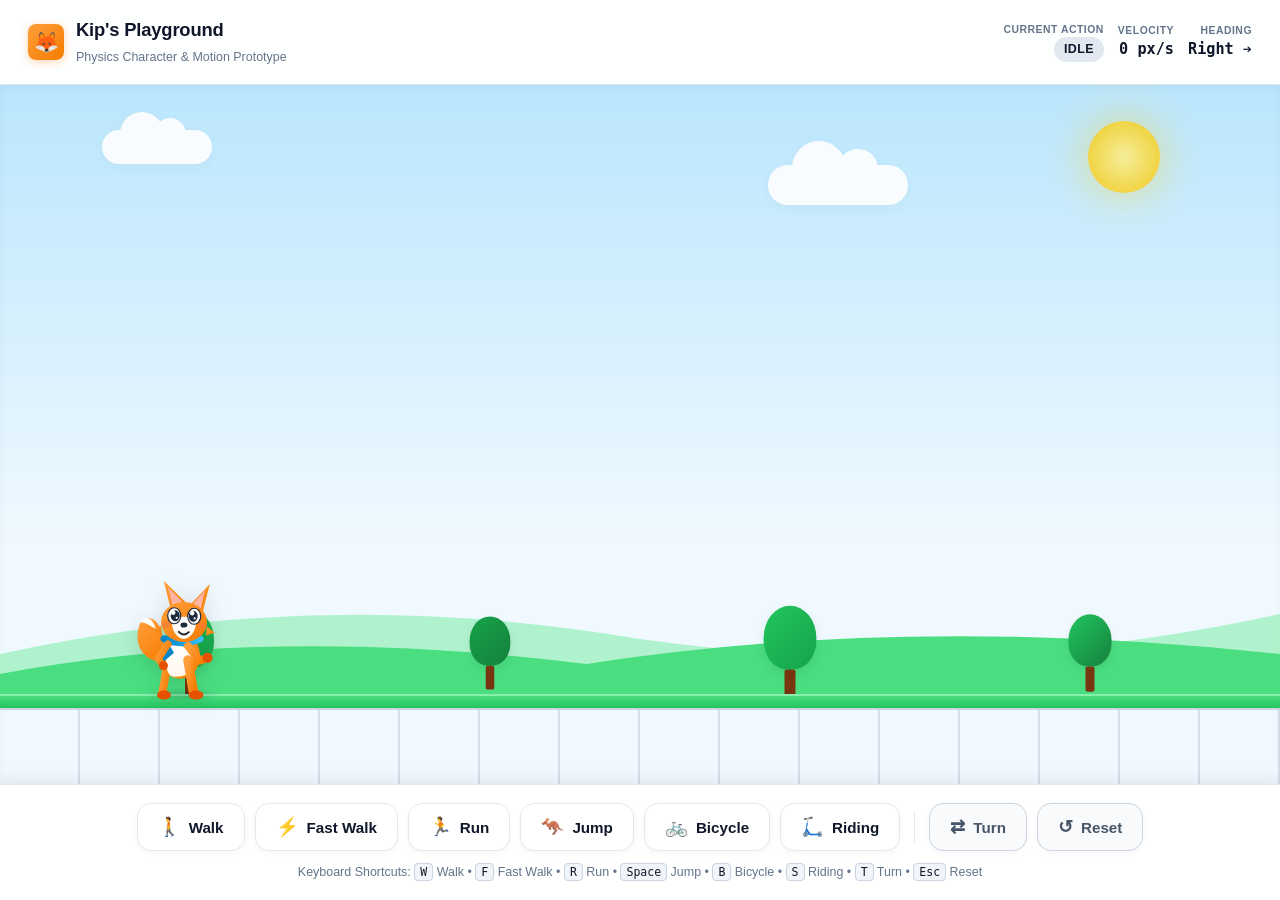
<file: Physics/index.html>
<!DOCTYPE html>
<html lang="en">
<head>
  <meta charset="UTF-8" />
  <meta name="viewport" content="width=device-width, initial-scale=1.0" />
  <title>Physics Mascot Playground // Character System</title>

  <!-- Stylesheets (Strict Light Mode) -->
  <link rel="stylesheet" href="css/style.css" />
  <link rel="stylesheet" href="css/character.css" />
</head>
<body>

  <div class="app-container">
    <!-- Top Header & Telemetry HUD -->
    <header class="playground-header">
      <div class="brand-section">
        <div class="brand-icon">🦊</div>
        <div>
          <h1 class="brand-title">Kip's Playground</h1>
          <span class="brand-subtitle">Physics Character &amp; Motion Prototype</span>
        </div>
      </div>

      <div class="hud-status">
        <div class="hud-item">
          <span class="hud-label">Current Action</span>
          <span class="action-pill state-idle" id="hudActionBadge">IDLE</span>
        </div>
        <div class="hud-item">
          <span class="hud-label">Velocity</span>
          <span class="hud-val" id="hudSpeedVal">0 px/s</span>
        </div>
        <div class="hud-item">
          <span class="hud-label">Heading</span>
          <span class="hud-val" id="hudDirectionVal">Right ➔</span>
        </div>
      </div>
    </header>

    <!-- Daytime Park Scene Stage -->
    <main class="scene-viewport" id="stageViewport">
      <!-- Sun -->
      <div class="scene-sun"></div>

      <!-- Drifting Clouds -->
      <div class="clouds-layer">
        <div class="cloud cloud-1"></div>
        <div class="cloud cloud-2"></div>
      </div>

      <!-- Rolling Green Hills Backdrop -->
      <div class="hills-backdrop">
        <svg class="hills-svg" viewBox="0 0 1200 160" preserveAspectRatio="none">
          <path d="M 0 110 Q 300 40 600 95 Q 900 140 1200 70 L 1200 160 L 0 160 Z" fill="#86efac" opacity="0.6" />
          <path d="M 0 130 Q 250 80 550 120 Q 850 70 1200 110 L 1200 160 L 0 160 Z" fill="#4ade80" />
        </svg>
      </div>

      <!-- Park Trees & Greenery -->
      <div class="park-decorations">
        <div class="park-tree">
          <div class="tree-foliage"></div>
          <div class="tree-trunk"></div>
        </div>
        <div class="park-tree" style="transform: scale(0.85);">
          <div class="tree-foliage" style="background: linear-gradient(135deg, #16a34a, #15803d);"></div>
          <div class="tree-trunk"></div>
        </div>
        <div class="park-tree" style="transform: scale(1.1);">
          <div class="tree-foliage"></div>
          <div class="tree-trunk"></div>
        </div>
        <div class="park-tree" style="transform: scale(0.9);">
          <div class="tree-foliage" style="background: linear-gradient(135deg, #22c55e, #15803d);"></div>
          <div class="tree-trunk"></div>
        </div>
      </div>

      <!-- Paved Walking & Riding Path -->
      <div class="ground-track">
        <div class="grass-strip"></div>
        <div class="paved-path"></div>
      </div>

      <!-- Dust Particles Layer -->
      <div class="dust-particles-layer" id="dustLayer"></div>

      <!-- Character Stage Layer -->
      <div class="character-stage-layer" id="characterLayer"></div>
    </main>

    <!-- Floating Tactile Control Panel -->
    <footer class="controls-dock">
      <div class="controls-wrapper">
        <div class="controls-bar">
          <button class="btn-action" id="btnWalk" title="Shortcut: W">
            <span class="btn-icon">🚶</span> Walk
          </button>
          <button class="btn-action" id="btnFastWalk" title="Shortcut: F">
            <span class="btn-icon">⚡</span> Fast Walk
          </button>
          <button class="btn-action" id="btnRun" title="Shortcut: R">
            <span class="btn-icon">🏃</span> Run
          </button>
          <button class="btn-action" id="btnJump" title="Shortcut: Space or J">
            <span class="btn-icon">🦘</span> Jump
          </button>
          <button class="btn-action" id="btnBicycle" title="Shortcut: B">
            <span class="btn-icon">🚲</span> Bicycle
          </button>
          <button class="btn-action" id="btnRiding" title="Shortcut: S">
            <span class="btn-icon">🛴</span> Riding
          </button>

          <span style="width: 1px; height: 32px; background: #e2e8f0; margin: 0 4px;"></span>

          <button class="btn-action btn-secondary" id="btnTurn" title="Shortcut: T">
            <span class="btn-icon">⇄</span> Turn
          </button>
          <button class="btn-action btn-secondary" id="btnReset" title="Shortcut: Esc">
            <span class="btn-icon">↺</span> Reset
          </button>
        </div>

        <div class="controls-hint">
          Keyboard Shortcuts: 
          <span class="kbd-shortcut">W</span> Walk &bull; 
          <span class="kbd-shortcut">F</span> Fast Walk &bull; 
          <span class="kbd-shortcut">R</span> Run &bull; 
          <span class="kbd-shortcut">Space</span> Jump &bull; 
          <span class="kbd-shortcut">B</span> Bicycle &bull; 
          <span class="kbd-shortcut">S</span> Riding &bull; 
          <span class="kbd-shortcut">T</span> Turn &bull; 
          <span class="kbd-shortcut">Esc</span> Reset
        </div>
      </div>
    </footer>
  </div>

  <!-- Main ES Module Script -->
  <script type="module" src="js/main.js"></script>
</body>
</html>
</file>
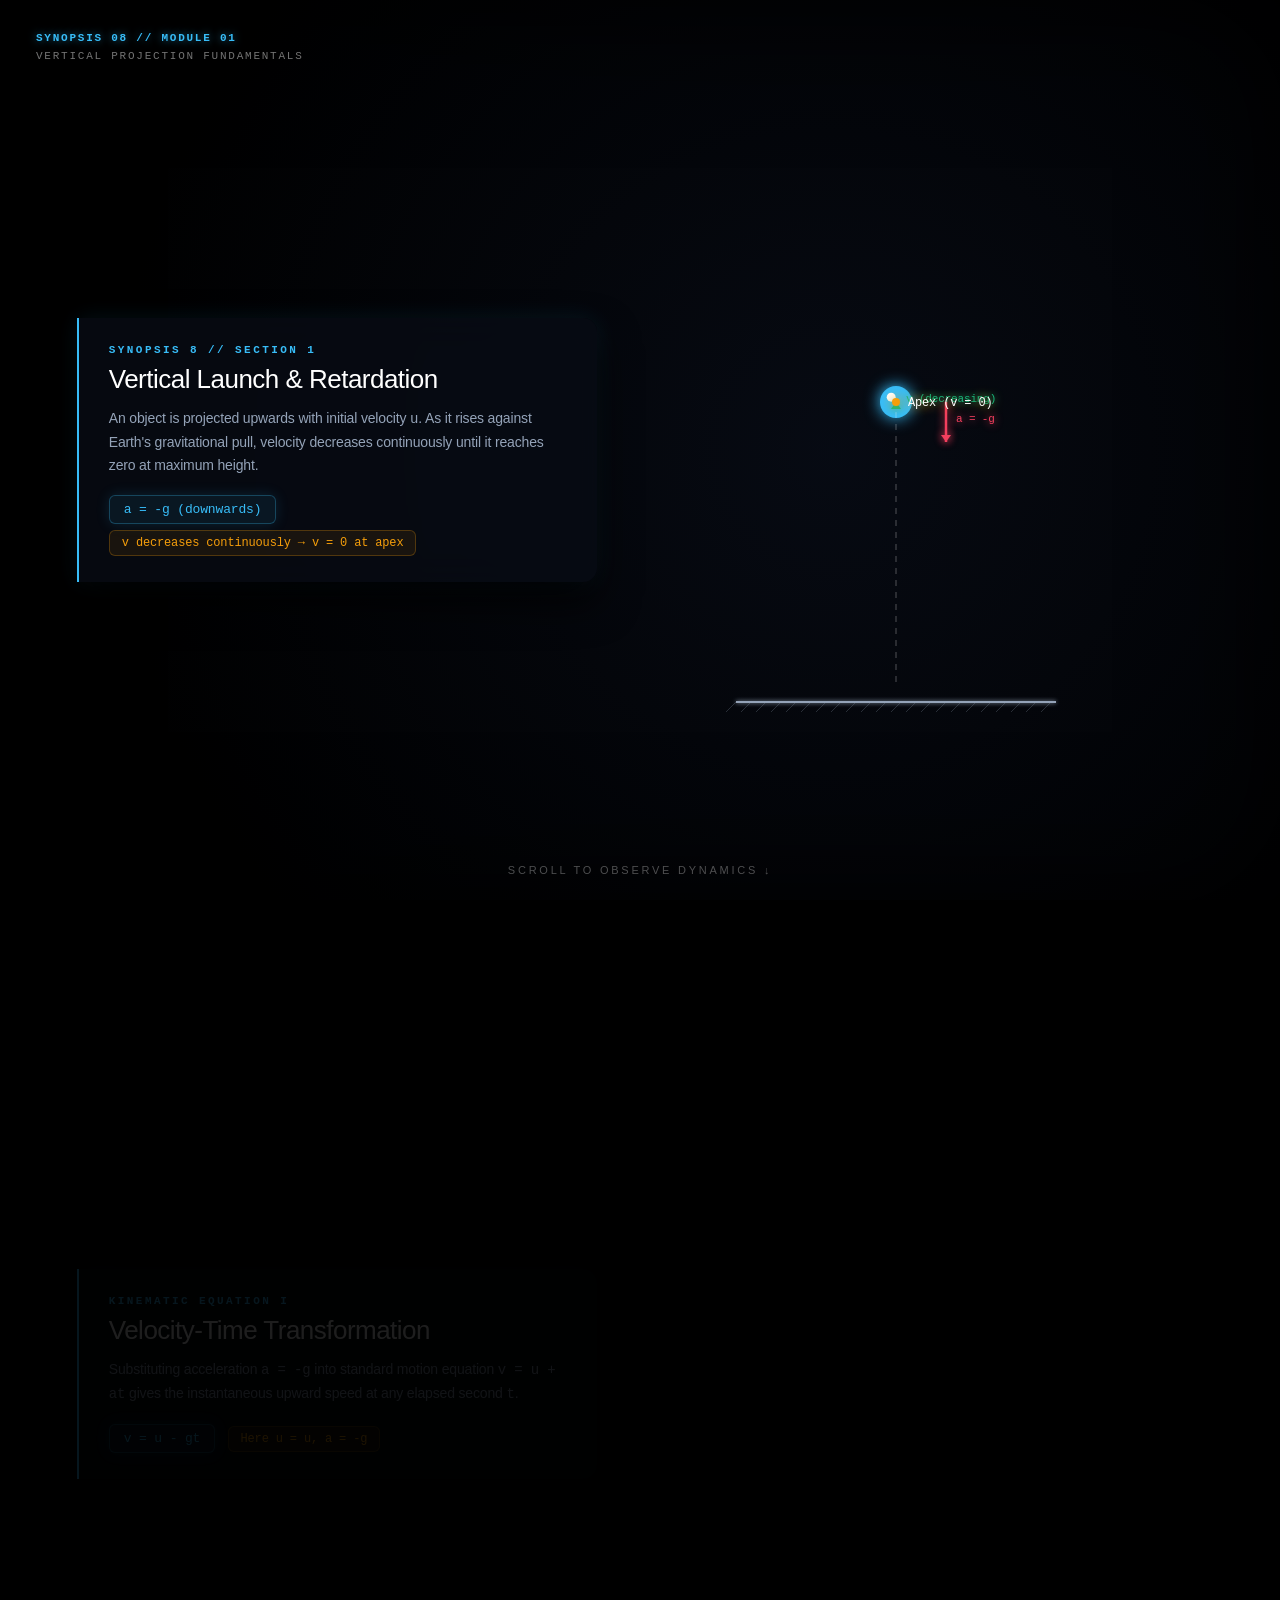
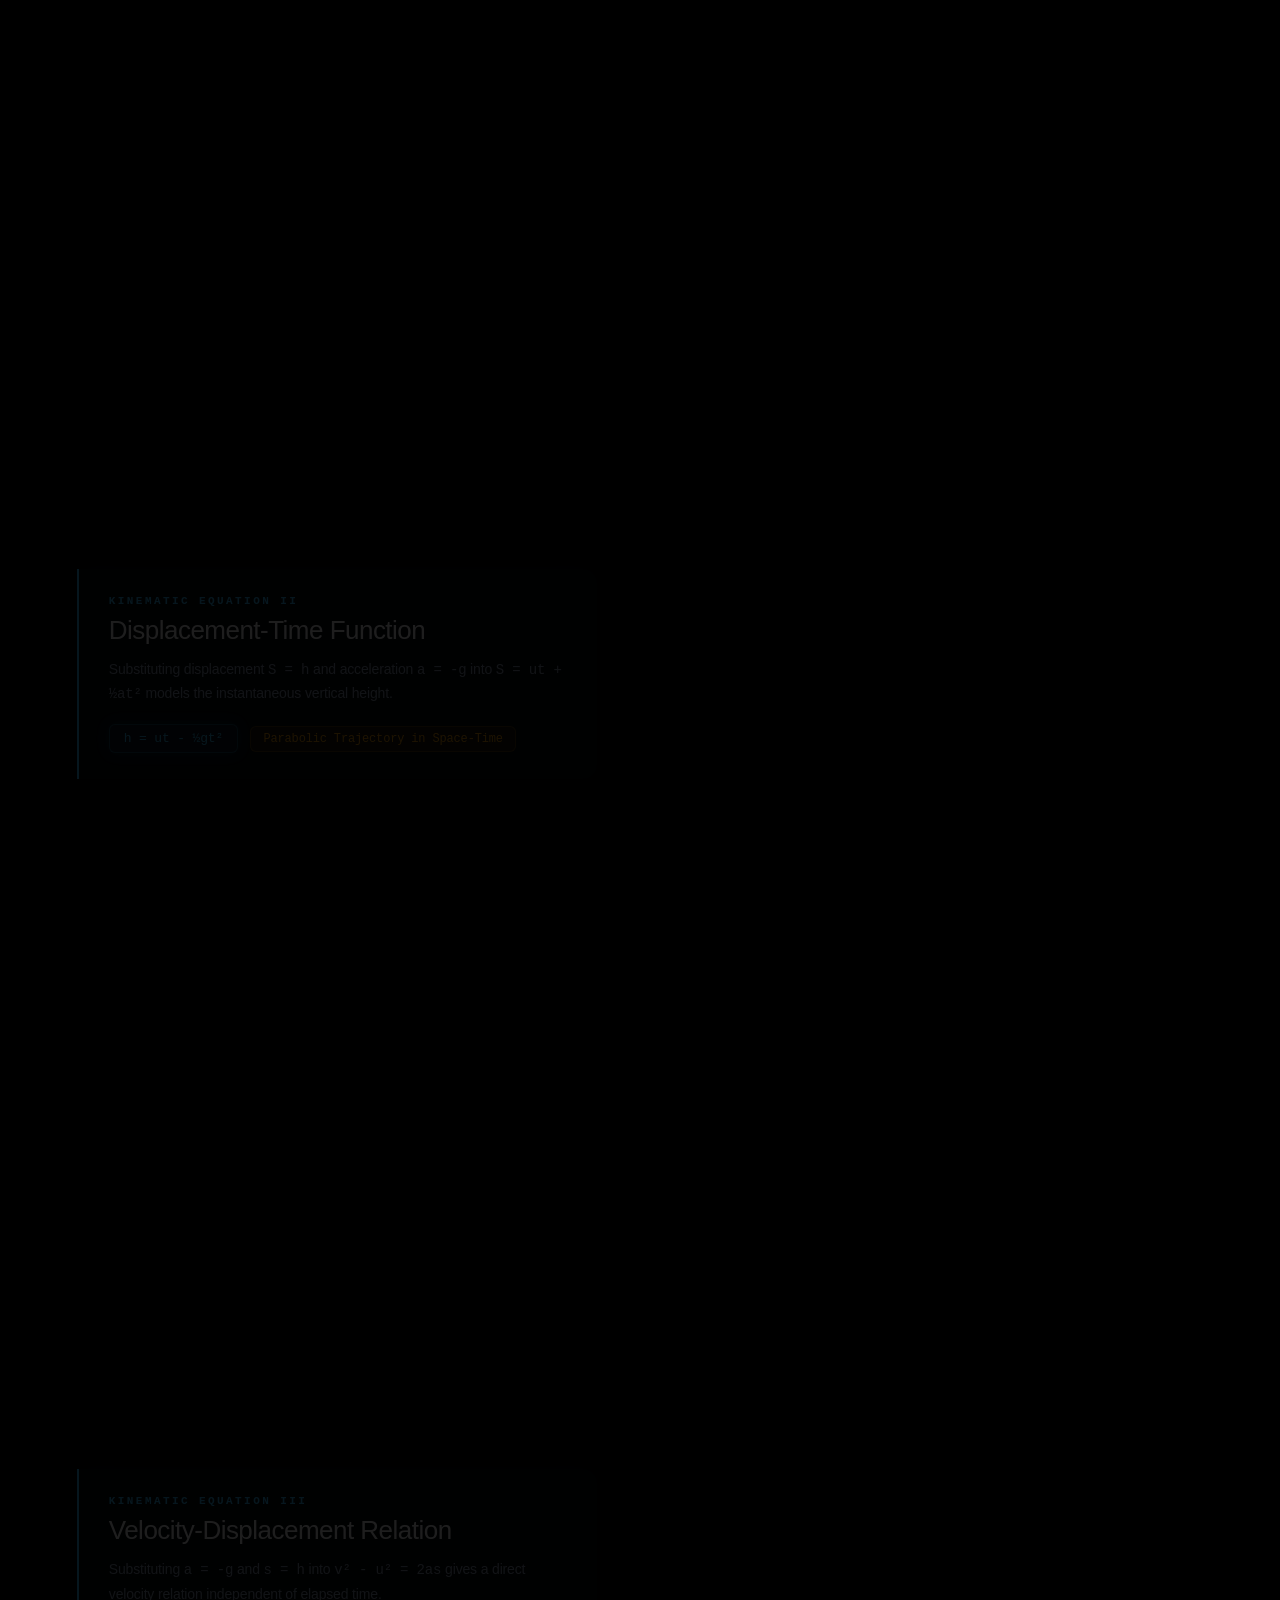
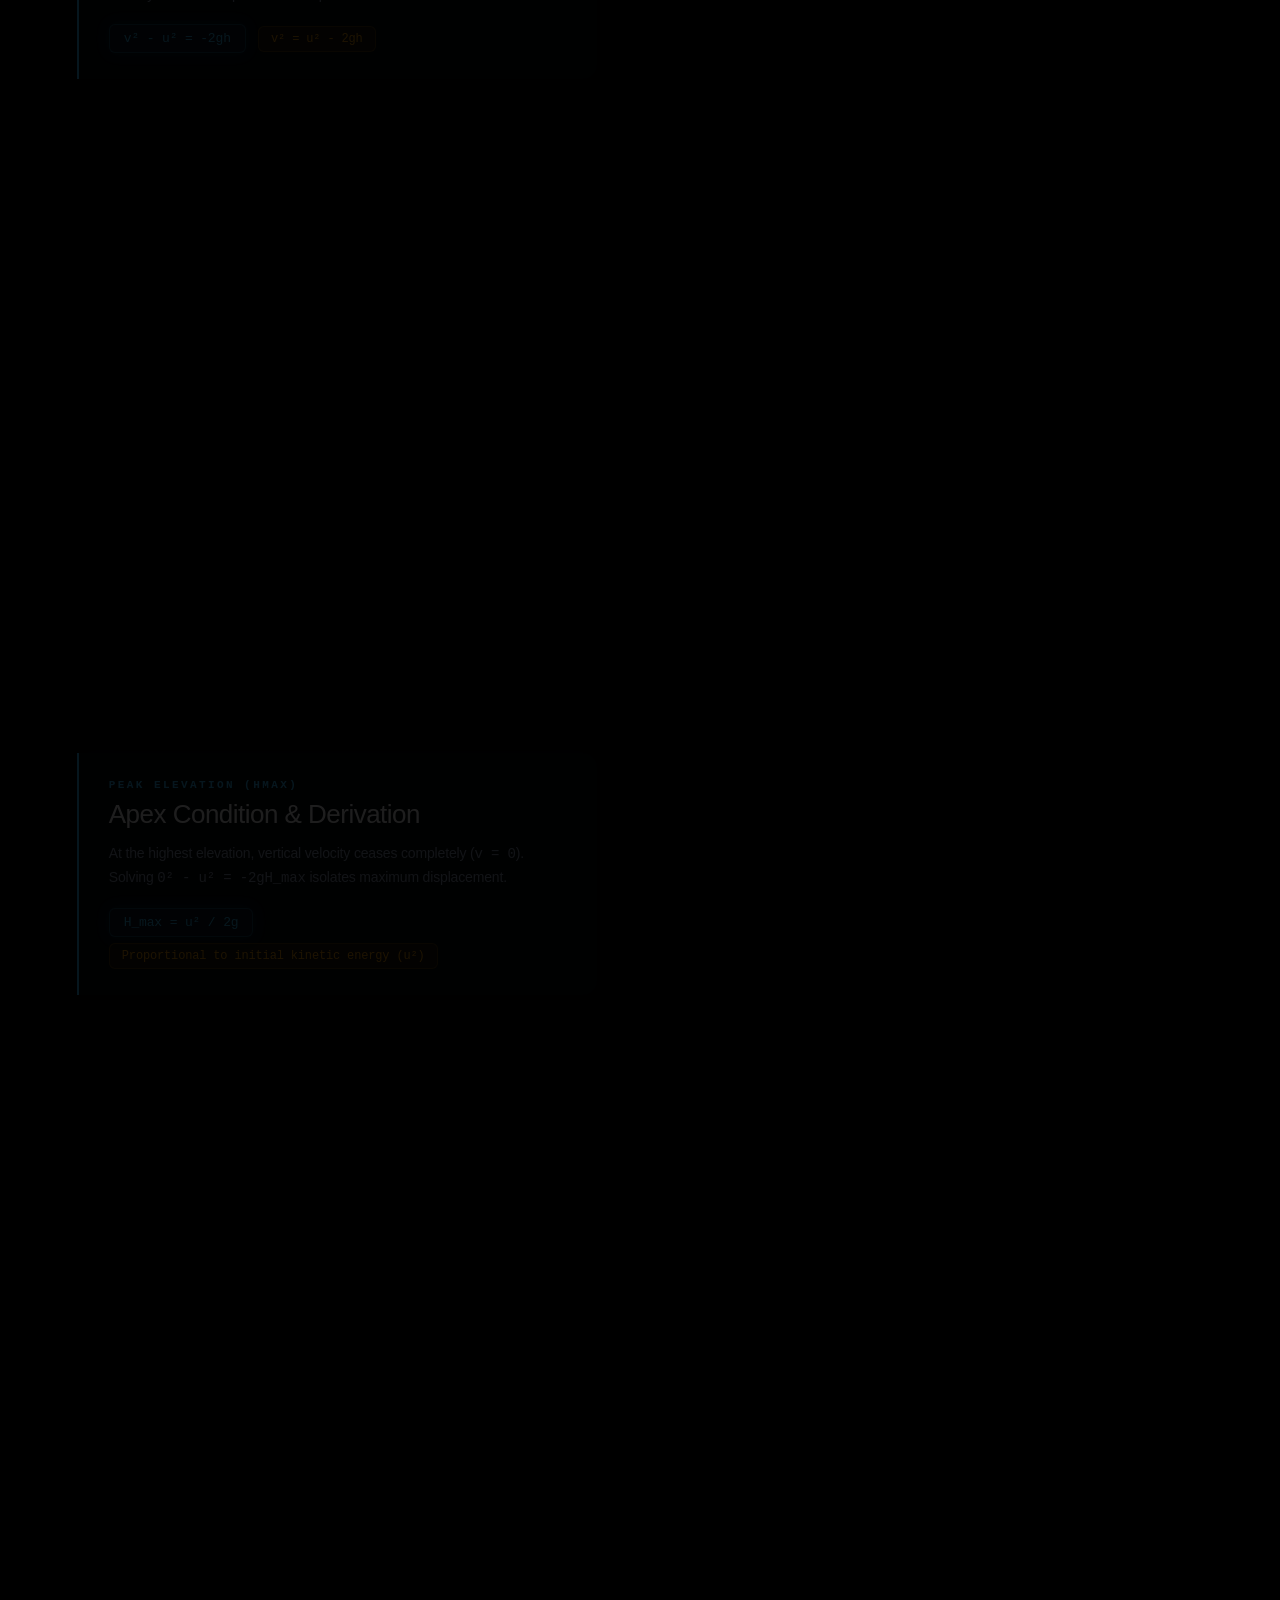
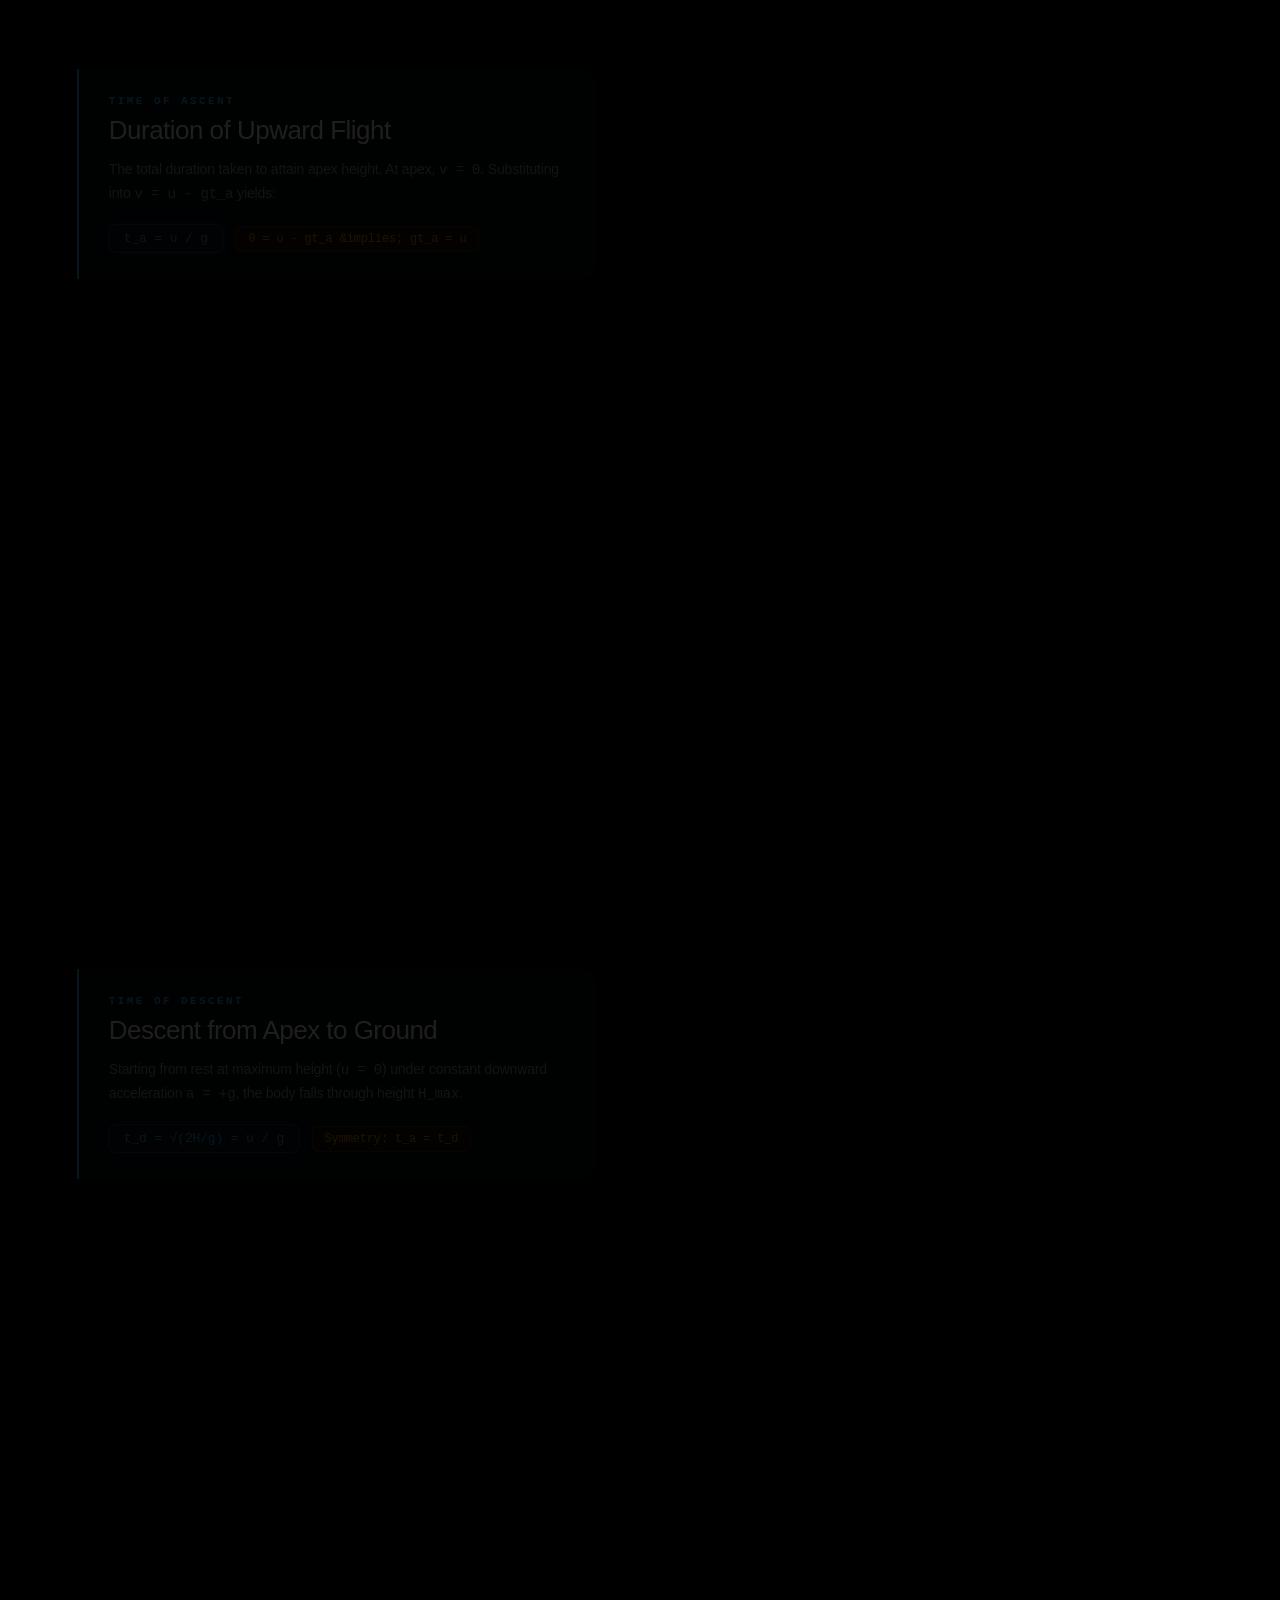
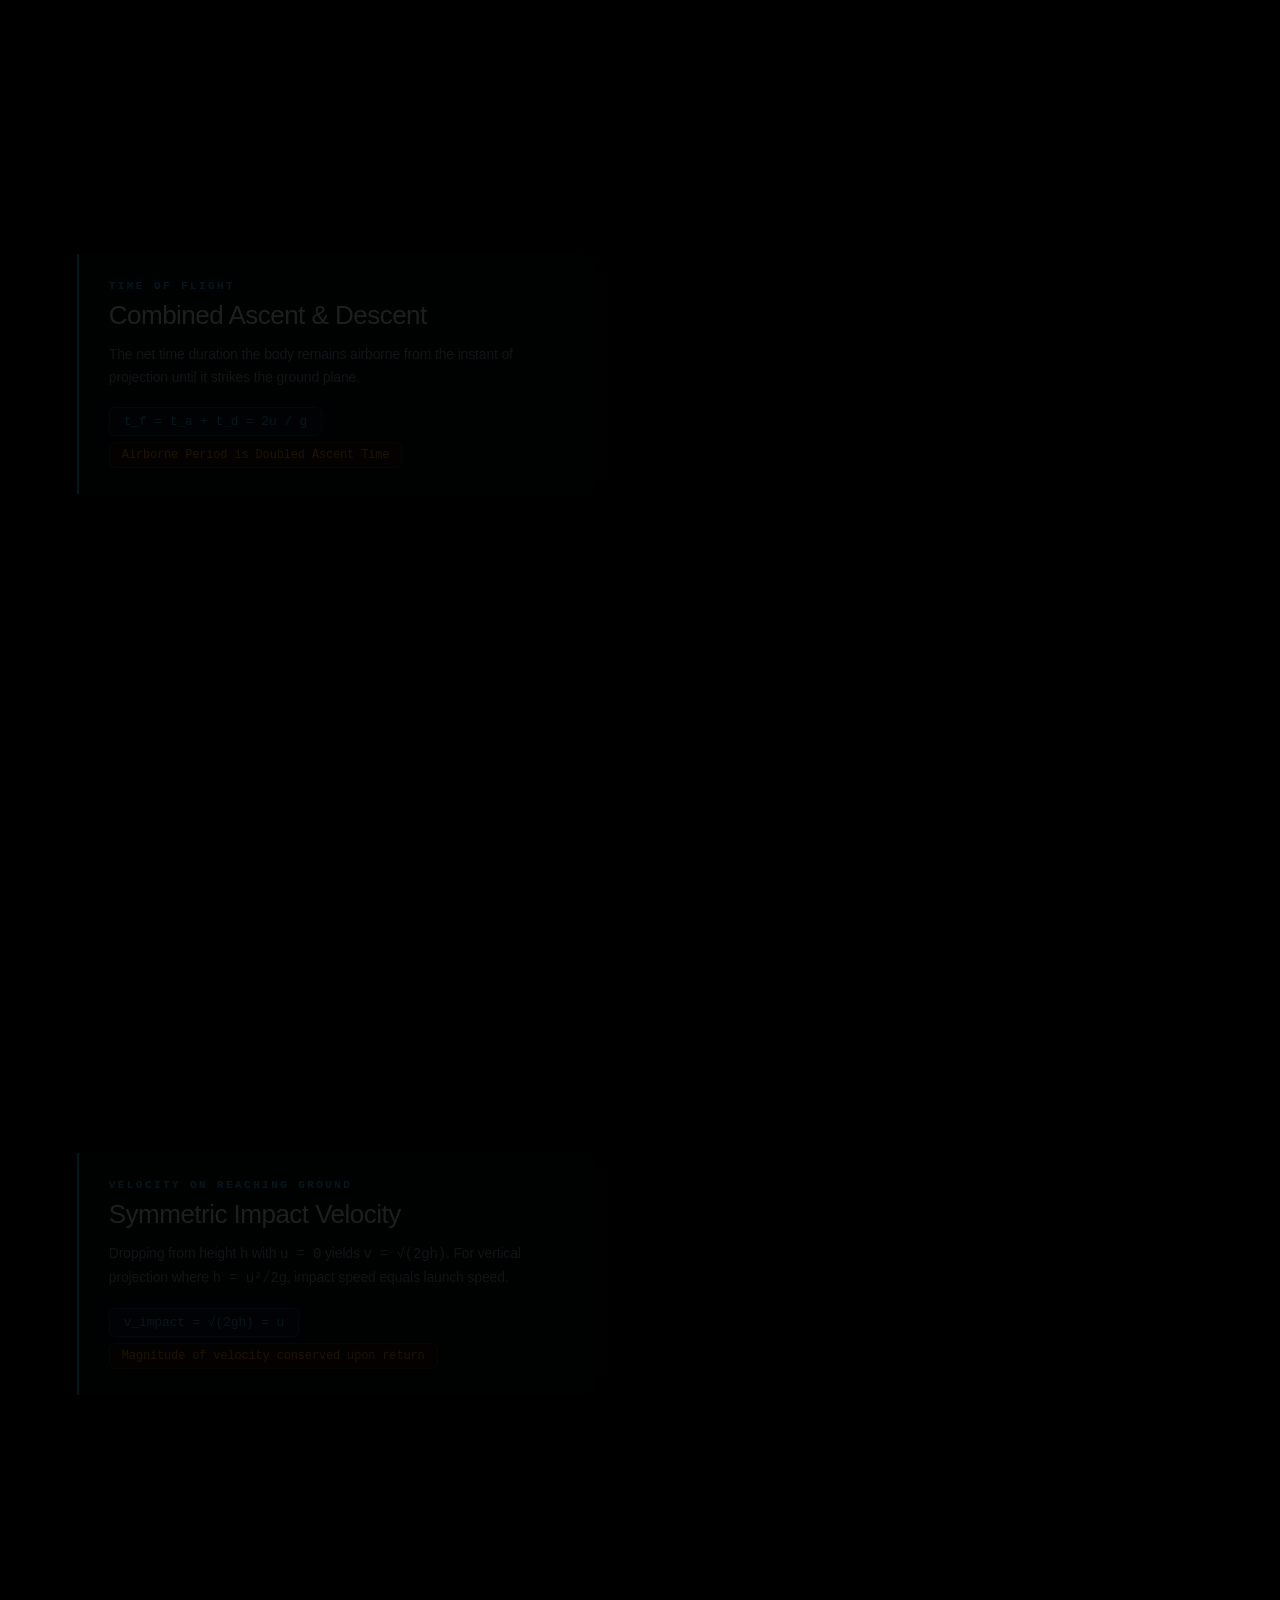
<file: kinematics.html>
<!DOCTYPE html>
<html lang="en">
<head>
  <meta charset="UTF-8" />
  <meta name="viewport" content="width=device-width, initial-scale=1.0" />
  <title>KINEMATICS // Vertical Projection &amp; Free Fall</title>
  <style>
    /* RESET & ESSENTIALS */
    *, *::before, *::after {
      box-sizing: border-box;
      margin: 0;
      padding: 0;
      user-select: none;
    }

    html, body {
      background-color: #000000;
      color: #e2e8f0;
      font-family: -apple-system, BlinkMacSystemFont, "Segoe UI", Roboto, "Helvetica Neue", Arial, sans-serif;
      overflow-x: hidden;
      scroll-behavior: smooth;
      font-weight: 300;
      letter-spacing: -0.01em;
    }

    /* FULLSCREEN CANVAS */
    #stage-container {
      position: fixed;
      top: 0;
      left: 0;
      width: 100vw;
      height: 100vh;
      z-index: 1;
      pointer-events: none;
      background: radial-gradient(circle at 65% 50%, rgba(15, 23, 42, 0.45) 0%, #000000 80%);
    }

    canvas {
      display: block;
      width: 100%;
      height: 100%;
    }

    .vignette {
      position: fixed;
      top: 0;
      left: 0;
      width: 100vw;
      height: 100vh;
      z-index: 2;
      pointer-events: none;
      box-shadow: inset 0 0 140px rgba(0, 0, 0, 0.95);
    }

    /* HUD PROGRESS TRACKER */
    #hud {
      position: fixed;
      top: 32px;
      left: 36px;
      z-index: 10;
      font-family: ui-monospace, "SF Mono", "Cascadia Code", "Roboto Mono", monospace;
      font-size: 11px;
      letter-spacing: 0.16em;
      text-transform: uppercase;
      color: rgba(255, 255, 255, 0.45);
      display: flex;
      flex-direction: column;
      gap: 6px;
      pointer-events: none;
    }

    #hud-index {
      color: #38bdf8;
      font-weight: 600;
      text-shadow: 0 0 8px rgba(56, 189, 248, 0.6);
    }

    #progress-bar {
      position: fixed;
      top: 0;
      left: 0;
      height: 2px;
      background: linear-gradient(90deg, #38bdf8, #10b981, #f59e0b, #f43f5e);
      width: 0%;
      z-index: 20;
      box-shadow: 0 0 10px rgba(56, 189, 248, 0.8);
      transition: width 0.08s linear;
    }

    /* SCROLL STORYLINE */
    #scrolly {
      position: relative;
      z-index: 5;
    }

    .step {
      min-height: 100vh;
      display: flex;
      align-items: center;
      padding-left: 6vw;
      padding-right: 50vw;
      opacity: 0.12;
      transform: translateY(24px);
      transition: opacity 0.5s ease, transform 0.5s ease;
      pointer-events: none;
    }

    .step.active {
      opacity: 1;
      transform: translateY(0);
    }

    .card {
      background: rgba(8, 12, 22, 0.76);
      border-left: 2px solid #38bdf8;
      backdrop-filter: blur(18px);
      -webkit-backdrop-filter: blur(18px);
      padding: 26px 30px;
      border-radius: 0 14px 14px 0;
      box-shadow: 0 20px 40px rgba(0, 0, 0, 0.8), 0 0 24px rgba(56, 189, 248, 0.1);
      max-width: 520px;
    }

    .card h3 {
      font-size: 11px;
      text-transform: uppercase;
      letter-spacing: 0.22em;
      color: #38bdf8;
      margin-bottom: 8px;
      font-family: ui-monospace, "SF Mono", monospace;
    }

    .card h1 {
      font-size: 26px;
      font-weight: 400;
      color: #ffffff;
      margin-bottom: 12px;
      letter-spacing: -0.02em;
    }

    .card p {
      font-size: 14px;
      line-height: 1.65;
      color: #94a3b8;
      margin-bottom: 14px;
    }

    .formula-tag {
      display: inline-block;
      font-family: ui-monospace, "SF Mono", "Courier New", monospace;
      font-size: 13px;
      color: #38bdf8;
      background: rgba(56, 189, 248, 0.08);
      border: 1px solid rgba(56, 189, 248, 0.28);
      padding: 6px 14px;
      border-radius: 6px;
      box-shadow: 0 0 14px rgba(56, 189, 248, 0.15);
      margin-right: 8px;
      margin-top: 4px;
    }

    .formula-sub {
      display: inline-block;
      font-family: ui-monospace, "SF Mono", monospace;
      font-size: 12px;
      color: #f59e0b;
      background: rgba(245, 158, 11, 0.08);
      border: 1px solid rgba(245, 158, 11, 0.25);
      padding: 5px 12px;
      border-radius: 6px;
      margin-top: 6px;
    }

    .scroll-hint {
      position: fixed;
      bottom: 24px;
      left: 50%;
      transform: translateX(-50%);
      font-size: 11px;
      letter-spacing: 0.25em;
      text-transform: uppercase;
      color: rgba(255, 255, 255, 0.3);
      z-index: 10;
      animation: pulse 2s infinite ease-in-out;
      pointer-events: none;
    }

    @keyframes pulse {
      0%, 100% { opacity: 0.2; transform: translateX(-50%) translateY(0); }
      50% { opacity: 0.75; transform: translateX(-50%) translateY(-6px); }
    }
  </style>
</head>
<body>

  <div id="progress-bar"></div>
  <div class="vignette"></div>

  <div id="hud">
    <div id="hud-index">SYNOPSIS 08 // MODULE 01</div>
    <div id="hud-title">VERTICAL PROJECTION INITIALIZATION</div>
  </div>

  <div class="scroll-hint">SCROLL TO OBSERVE DYNAMICS ↓</div>

  <div id="stage-container">
    <canvas id="physics-canvas"></canvas>
  </div>

  <main id="scrolly">
    <!-- STEP 0 -->
    <section class="step active" data-index="0" data-name="VERTICAL PROJECTION FUNDAMENTALS">
      <div class="card">
        <h3>Synopsis 8 // Section 1</h3>
        <h1>Vertical Launch &amp; Retardation</h1>
        <p>An object is projected upwards with initial velocity <code>u</code>. As it rises against Earth's gravitational pull, velocity decreases continuously until it reaches zero at maximum height.</p>
        <div class="formula-tag">a = -g (downwards)</div>
        <div class="formula-sub">v decreases continuously → v = 0 at apex</div>
      </div>
    </section>

    <!-- STEP 1 -->
    <section class="step" data-index="1" data-name="FIRST EQUATION OF MOTION">
      <div class="card">
        <h3>Kinematic Equation I</h3>
        <h1>Velocity-Time Transformation</h1>
        <p>Substituting acceleration <code>a = -g</code> into standard motion equation <code>v = u + at</code> gives the instantaneous upward speed at any elapsed second <code>t</code>.</p>
        <div class="formula-tag">v = u - gt</div>
        <div class="formula-sub">Here u = u, a = -g</div>
      </div>
    </section>

    <!-- STEP 2 -->
    <section class="step" data-index="2" data-name="SECOND EQUATION OF MOTION">
      <div class="card">
        <h3>Kinematic Equation II</h3>
        <h1>Displacement-Time Function</h1>
        <p>Substituting displacement <code>S = h</code> and acceleration <code>a = -g</code> into <code>S = ut + &frac12;at&sup2;</code> models the instantaneous vertical height.</p>
        <div class="formula-tag">h = ut - &frac12;gt&sup2;</div>
        <div class="formula-sub">Parabolic Trajectory in Space-Time</div>
      </div>
    </section>

    <!-- STEP 3 -->
    <section class="step" data-index="3" data-name="THIRD EQUATION OF MOTION">
      <div class="card">
        <h3>Kinematic Equation III</h3>
        <h1>Velocity-Displacement Relation</h1>
        <p>Substituting <code>a = -g</code> and <code>s = h</code> into <code>v&sup2; - u&sup2; = 2as</code> gives a direct velocity relation independent of elapsed time.</p>
        <div class="formula-tag">v&sup2; - u&sup2; = -2gh</div>
        <div class="formula-sub">v&sup2; = u&sup2; - 2gh</div>
      </div>
    </section>

    <!-- STEP 4 -->
    <section class="step" data-index="4" data-name="MAXIMUM HEIGHT CALCULATION">
      <div class="card">
        <h3>Peak Elevation (Hmax)</h3>
        <h1>Apex Condition &amp; Derivation</h1>
        <p>At the highest elevation, vertical velocity ceases completely (<code>v = 0</code>). Solving <code>0&sup2; - u&sup2; = -2gH_max</code> isolates maximum displacement.</p>
        <div class="formula-tag">H_max = u&sup2; / 2g</div>
        <div class="formula-sub">Proportional to initial kinetic energy (u&sup2;)</div>
      </div>
    </section>

    <!-- STEP 5 -->
    <section class="step" data-index="5" data-name="TIME OF ASCENT (ta)">
      <div class="card">
        <h3>Time of Ascent</h3>
        <h1>Duration of Upward Flight</h1>
        <p>The total duration taken to attain apex height. At apex, <code>v = 0</code>. Substituting into <code>v = u - gt_a</code> yields:</p>
        <div class="formula-tag">t_a = u / g</div>
        <div class="formula-sub">0 = u - gt_a &implies; gt_a = u</div>
      </div>
    </section>

    <!-- STEP 6 -->
    <section class="step" data-index="6" data-name="TIME OF DESCENT (td)">
      <div class="card">
        <h3>Time of Descent</h3>
        <h1>Descent from Apex to Ground</h1>
        <p>Starting from rest at maximum height (<code>u = 0</code>) under constant downward acceleration <code>a = +g</code>, the body falls through height <code>H_max</code>.</p>
        <div class="formula-tag">t_d = &radic;(2H/g) = u / g</div>
        <div class="formula-sub">Symmetry: t_a = t_d</div>
      </div>
    </section>

    <!-- STEP 7 -->
    <section class="step" data-index="7" data-name="TOTAL TIME OF FLIGHT (tf)">
      <div class="card">
        <h3>Time of Flight</h3>
        <h1>Combined Ascent &amp; Descent</h1>
        <p>The net time duration the body remains airborne from the instant of projection until it strikes the ground plane.</p>
        <div class="formula-tag">t_f = t_a + t_d = 2u / g</div>
        <div class="formula-sub">Airborne Period is Doubled Ascent Time</div>
      </div>
    </section>

    <!-- STEP 8 -->
    <section class="step" data-index="8" data-name="VELOCITY ON IMPACT">
      <div class="card">
        <h3>Velocity on Reaching Ground</h3>
        <h1>Symmetric Impact Velocity</h1>
        <p>Dropping from height <code>h</code> with <code>u = 0</code> yields <code>v = &radic;(2gh)</code>. For vertical projection where <code>h = u&sup2;/2g</code>, impact speed equals launch speed.</p>
        <div class="formula-tag">v_impact = &radic;(2gh) = u</div>
        <div class="formula-sub">Magnitude of velocity conserved upon return</div>
      </div>
    </section>
  </main>

  <script>
    /* CANVAS & SYSTEM INITIALIZATION */
    const canvas = document.getElementById("physics-canvas");
    const ctx = canvas.getContext("2d");
    const hudIndex = document.getElementById("hud-index");
    const hudTitle = document.getElementById("hud-title");
    const progressBar = document.getElementById("progress-bar");
    const stepElements = document.querySelectorAll(".step");

    let W = (canvas.width = window.innerWidth);
    let H = (canvas.height = window.innerHeight);

    window.addEventListener("resize", () => {
      W = canvas.width = window.innerWidth;
      H = canvas.height = window.innerHeight;
    });

    let scrollProgress = 0;
    let currentStep = 0;
    let animClock = 0;

    // Scroll interpolation listener
    window.addEventListener("scroll", () => {
      const maxScroll = document.documentElement.scrollHeight - window.innerHeight;
      scrollProgress = Math.max(0, Math.min(1, window.scrollY / (maxScroll || 1)));

      const stepCount = stepElements.length;
      const exactIndex = scrollProgress * (stepCount - 1);
      currentStep = Math.min(stepCount - 1, Math.floor(exactIndex + 0.5));

      progressBar.style.width = (scrollProgress * 100).toFixed(1) + "%";

      stepElements.forEach((el, idx) => {
        if (idx === currentStep) {
          el.classList.add("active");
          const modNum = (idx + 1).toString().padStart(2, "0");
          hudIndex.innerText = `SYNOPSIS 08 // MODULE ${modNum}`;
          hudTitle.innerText = el.getAttribute("data-name");
        } else {
          el.classList.remove("active");
        }
      });
    });

    /* RENDERING PRIMITIVES */
    function drawGlowLine(x1, y1, x2, y2, color, lineWidth = 2, blur = 10) {
      ctx.save();
      ctx.strokeStyle = color;
      ctx.lineWidth = lineWidth;
      ctx.shadowColor = color;
      ctx.shadowBlur = blur;
      ctx.beginPath();
      ctx.moveTo(x1, y1);
      ctx.lineTo(x2, y2);
      ctx.stroke();
      ctx.restore();
    }

    function drawDashedLine(x1, y1, x2, y2, color, lineWidth = 1.5) {
      ctx.save();
      ctx.setLineDash([6, 6]);
      ctx.strokeStyle = color;
      ctx.lineWidth = lineWidth;
      ctx.beginPath();
      ctx.moveTo(x1, y1);
      ctx.lineTo(x2, y2);
      ctx.stroke();
      ctx.restore();
    }

    function drawGlowDot(x, y, radius, color, label = "") {
      ctx.save();
      ctx.fillStyle = color;
      ctx.shadowColor = color;
      ctx.shadowBlur = 12;
      ctx.beginPath();
      ctx.arc(x, y, radius, 0, Math.PI * 2);
      ctx.fill();

      if (label) {
        ctx.fillStyle = "#ffffff";
        ctx.font = "12px 'SF Mono', monospace";
        ctx.fillText(label, x + radius + 8, y + 4);
      }
      ctx.restore();
    }

    function drawArrowVector(x, y, lengthY, color, label = "") {
      ctx.save();
      ctx.strokeStyle = color;
      ctx.lineWidth = 2.5;
      ctx.shadowColor = color;
      ctx.shadowBlur = 8;
      ctx.beginPath();
      ctx.moveTo(x, y);
      ctx.lineTo(x, y - lengthY);
      ctx.stroke();

      const head = Math.sign(lengthY) * 7;
      ctx.fillStyle = color;
      ctx.beginPath();
      ctx.moveTo(x, y - lengthY);
      ctx.lineTo(x - 5, y - lengthY + head);
      ctx.lineTo(x + 5, y - lengthY + head);
      ctx.closePath();
      ctx.fill();

      if (label) {
        ctx.fillStyle = color;
        ctx.font = "11px 'SF Mono', monospace";
        ctx.fillText(label, x + 10, y - lengthY / 2);
      }
      ctx.restore();
    }

    function drawGround(x1, x2, y) {
      drawGlowLine(x1, y, x2, y, "#94a3b8", 2, 4);
      // Hatching
      for (let x = x1; x < x2; x += 15) {
        drawGlowLine(x, y, x - 10, y + 10, "rgba(148, 163, 184, 0.25)", 1, 0);
      }
    }

    function drawSphericalBody(x, y, radius, color) {
      ctx.save();
      ctx.fillStyle = color;
      ctx.shadowColor = color;
      ctx.shadowBlur = 16;
      ctx.beginPath();
      ctx.arc(x, y, radius, 0, Math.PI * 2);
      ctx.fill();

      // Core highlight
      ctx.fillStyle = "#ffffff";
      ctx.beginPath();
      ctx.arc(x - radius * 0.3, y - radius * 0.3, radius * 0.28, 0, Math.PI * 2);
      ctx.fill();
      ctx.restore();
    }

    /* SCENIC MODULE RENDERERS */
    const scenes = {
      // 0: VERTICAL PROJECTION SETUP
      0: (p, t) => {
        const gX = W * 0.7;
        const gY = H * 0.78;
        const hMax = 280;

        drawGround(gX - 160, gX + 160, gY);

        // Simulated upward motion
        const phase = (t * 1.2) % 3;
        const normH = Math.sin(Math.min(phase, 1.57));
        const currY = gY - 20 - normH * hMax;

        // Ground object
        drawSphericalBody(gX, currY, 16, "#38bdf8");
        drawArrowVector(gX, currY, 50 * (1 - normH), "#10b981", "v (decreasing)");
        drawArrowVector(gX + 50, currY, -40, "#f43f5e", "a = -g");

        drawDashedLine(gX, gY - 20, gX, gY - 20 - hMax, "rgba(255,255,255,0.2)");
        drawGlowDot(gX, gY - 20 - hMax, 4, "#f59e0b", "Apex (v = 0)");
      },

      // 1: FIRST EQUATION: v = u - gt
      1: (p, t) => {
        const cX = W * 0.68;
        const gY = H * 0.78;
        drawGround(cX - 160, cX + 160, gY);

        const u = 60;
        const g = 9.8;
        const totalT = u / g;
        const currT = (t * 1.2) % totalT;
        const currV = u - g * currT;
        const currH = u * currT - 0.5 * g * currT * currT;

        const scaleY = 3.5;
        const ballY = gY - 20 - currH * scaleY;

        drawSphericalBody(cX, ballY, 15, "#38bdf8");
        drawArrowVector(cX, ballY, currV * 1.2, "#10b981", `v = ${(currV).toFixed(1)} m/s`);
        drawArrowVector(cX + 40, ballY, -35, "#f43f5e", "a = -g");

        // Live HUD Metrics
        ctx.fillStyle = "#ffffff";
        ctx.font = "12px 'SF Mono', monospace";
        ctx.fillText(`Elapsed t : ${currT.toFixed(2)} s`, cX - 140, gY - 320);
        ctx.fillText(`Initial u : ${u.toFixed(1)} m/s`, cX - 140, gY - 295);
        ctx.fillText(`Current v : (u - gt) = ${currV.toFixed(1)} m/s`, cX - 140, gY - 270);
      },

      // 2: SECOND EQUATION: h = ut - 1/2 gt^2
      2: (p, t) => {
        const originX = W * 0.52;
        const originY = H * 0.75;
        const graphW = 320;
        const graphH = 240;

        // Space-Time Coordinate Axes
        drawGlowLine(originX, originY, originX + graphW, originY, "#94a3b8", 1.5, 0);
        drawGlowLine(originX, originY, originX, originY - graphH, "#94a3b8", 1.5, 0);

        ctx.fillStyle = "rgba(255,255,255,0.4)";
        ctx.font = "11px 'SF Mono', monospace";
        ctx.fillText("Time (t) →", originX + graphW - 50, originY + 20);
        ctx.fillText("↑ Height h(t)", originX - 70, originY - graphH + 15);

        // Parabola plotting
        ctx.save();
        ctx.strokeStyle = "#38bdf8";
        ctx.lineWidth = 2.5;
        ctx.shadowColor = "#38bdf8";
        ctx.shadowBlur = 10;
        ctx.beginPath();
        for (let x = 0; x <= graphW; x += 4) {
          const normT = (x / graphW) * 2;
          // Normalized parabolic curve h = ut - 1/2gt^2
          const normY = (normT * (2 - normT)) * (graphH - 20);
          const py = originY - Math.max(0, normY);
          if (x === 0) ctx.moveTo(originX + x, py);
          else ctx.lineTo(originX + x, py);
        }
        ctx.stroke();
        ctx.restore();

        // Traveling dot along the parabola
        const traceProgress = (t * 0.6) % 1;
        const curPx = originX + traceProgress * graphW;
        const tVal = traceProgress * 2;
        const curPy = originY - (tVal * (2 - tVal)) * (graphH - 20);

        drawGlowDot(curPx, curPy, 6, "#f59e0b", `h = ${(Math.max(0, tVal * (2 - tVal) * 50)).toFixed(1)} m`);
      },

      // 3: THIRD EQUATION: v^2 - u^2 = -2gh
      3: (p, t) => {
        const cX = W * 0.7;
        const gY = H * 0.78;
        drawGround(cX - 160, cX + 160, gY);

        const hTot = 260;
        const simFrac = (Math.sin(t * 1.5) + 1) / 2; // 0 to 1
        const curH = simFrac * hTot;
        const curY = gY - 20 - curH;

        drawDashedLine(cX, gY - 20, cX, gY - 20 - hTot, "rgba(255,255,255,0.2)");
        drawSphericalBody(cX, curY, 15, "#10b981");

        // Height bracket indicator
        drawGlowLine(cX - 40, gY - 20, cX - 40, curY, "#38bdf8", 1.5, 4);
        drawGlowLine(cX - 46, curY, cX - 34, curY, "#38bdf8", 1.5, 0);
        drawGlowLine(cX - 46, gY - 20, cX - 34, gY - 20, "#38bdf8", 1.5, 0);

        ctx.fillStyle = "#38bdf8";
        ctx.font = "11px 'SF Mono', monospace";
        ctx.fillText(`h = ${(curH * 0.2).toFixed(1)} m`, cX - 95, curY + (gY - 20 - curY) / 2);

        // Real-time calculation readout
        const u = 40;
        const v = Math.sqrt(Math.max(0, u * u - 2 * 9.8 * (curH * 0.2)));
        drawArrowVector(cX, curY, v * 1.2, "#10b981", `v = ${v.toFixed(1)} m/s`);

        ctx.fillStyle = "#ffffff";
        ctx.font = "12px 'SF Mono', monospace";
        ctx.fillText(`v² = u² - 2gh`, cX + 35, curY - 20);
        ctx.fillText(`${(v*v).toFixed(0)} = ${(u*u)} - ${(2 * 9.8 * (curH * 0.2)).toFixed(0)}`, cX + 35, curY);
      },

      // 4: MAXIMUM HEIGHT REACHED (H_max = u^2 / 2g)
      4: (p, t) => {
        const cX = W * 0.7;
        const gY = H * 0.78;
        const hMax = 280;
        drawGround(cX - 160, cX + 160, gY);

        drawDashedLine(cX, gY - 20, cX, gY - 20 - hMax, "rgba(255,255,255,0.2)");

        // Apex body
        const apexY = gY - 20 - hMax;
        drawSphericalBody(cX, apexY, 16, "#f59e0b");
        drawGlowDot(cX, apexY, 6, "#ffffff", "v = 0 (Rest at apex)");

        // Height marker
        drawGlowLine(cX - 50, gY - 20, cX - 50, apexY, "#38bdf8", 2, 6);
        drawGlowLine(cX - 58, apexY, cX - 42, apexY, "#38bdf8", 2, 0);
        drawGlowLine(cX - 58, gY - 20, cX - 42, gY - 20, "#38bdf8", 2, 0);

        ctx.fillStyle = "#38bdf8";
        ctx.font = "12px 'SF Mono', monospace";
        ctx.fillText("H_max = u² / 2g", cX - 160, apexY + hMax / 2);

        // Ground launch position
        drawSphericalBody(cX, gY - 20, 12, "rgba(56, 189, 248, 0.4)");
        drawArrowVector(cX, gY - 20, 55, "#10b981", "u (Initial)");
      },

      // 5: TIME OF ASCENT (ta = u / g)
      5: (p, t) => {
        const cX = W * 0.7;
        const gY = H * 0.78;
        const hMax = 260;
        drawGround(cX - 160, cX + 160, gY);

        // Upward motion loop
        const tFrac = (t * 0.7) % 1.2;
        const cappedT = Math.min(1, tFrac);
        // h(t) normalized
        const currH = (2 * cappedT - cappedT * cappedT) * hMax;
        const currY = gY - 20 - currH;

        drawDashedLine(cX, gY - 20, cX, gY - 20 - hMax, "rgba(255,255,255,0.2)");
        drawSphericalBody(cX, currY, 15, "#38bdf8");

        const vel = (1 - cappedT) * 45;
        if (vel > 2) drawArrowVector(cX, currY, vel, "#10b981", "v → 0");
        drawArrowVector(cX + 35, currY, -30, "#f43f5e", "g");

        ctx.fillStyle = "#ffffff";
        ctx.font = "12px 'SF Mono', monospace";
        ctx.fillText(`Ascent Timer: ${cappedT.toFixed(2)}s / ${(1.0).toFixed(2)}s`, cX - 130, gY - 300);
        ctx.fillStyle = "#38bdf8";
        ctx.fillText("v = 0 = u - g · t_a  ⇒  t_a = u / g", cX - 130, gY - 275);
      },

      // 6: TIME OF DESCENT (td = u / g)
      6: (p, t) => {
        const cX = W * 0.7;
        const gY = H * 0.78;
        const hMax = 260;
        drawGround(cX - 160, cX + 160, gY);

        // Downward motion loop
        const tFrac = (t * 0.7) % 1.2;
        const cappedT = Math.min(1, tFrac);
        // Falling from rest: h = 1/2 g t^2
        const fallH = (cappedT * cappedT) * hMax;
        const currY = gY - 20 - hMax + fallH;

        drawDashedLine(cX, gY - 20, cX, gY - 20 - hMax, "rgba(255,255,255,0.2)");
        drawSphericalBody(cX, currY, 15, "#f59e0b");

        // Velocity vector downwards
        const downVel = cappedT * 45;
        if (downVel > 2) drawArrowVector(cX, currY, -downVel, "#f59e0b", "v (increasing)");
        drawArrowVector(cX + 35, currY, -30, "#f43f5e", "a = +g");

        ctx.fillStyle = "#ffffff";
        ctx.font = "12px 'SF Mono', monospace";
        ctx.fillText(`Descent Timer: ${cappedT.toFixed(2)}s`, cX - 130, gY - 300);
        ctx.fillStyle = "#f59e0b";
        ctx.fillText("H = ½ g t_d²  ⇒  t_d = √(2H/g) = u / g", cX - 130, gY - 275);
      },

      // 7: TIME OF FLIGHT (tf = 2u / g)
      7: (p, t) => {
        const cAscentX = W * 0.62;
        const cDescentX = W * 0.78;
        const gY = H * 0.78;
        const hMax = 250;

        drawGround(W * 0.52, W * 0.88, gY);

        // Full cycle 0 to 2
        const cycle = (t * 0.9) % 2;
        if (cycle < 1) {
          // Ascent stage
          const y = gY - 20 - (2 * cycle - cycle * cycle) * hMax;
          drawSphericalBody(cAscentX, y, 14, "#38bdf8");
          drawArrowVector(cAscentX, y, (1 - cycle) * 35, "#10b981");
        } else {
          // Descent stage
          const desT = cycle - 1;
          const y = (gY - 20 - hMax) + (desT * desT) * hMax;
          drawSphericalBody(cDescentX, y, 14, "#f59e0b");
          drawArrowVector(cDescentX, y, -desT * 35, "#f59e0b");
        }

        drawDashedLine(cAscentX, gY - 20, cAscentX, gY - 20 - hMax, "rgba(56, 189, 248, 0.3)");
        drawDashedLine(cDescentX, gY - 20, cDescentX, gY - 20 - hMax, "rgba(245, 158, 11, 0.3)");

        ctx.fillStyle = "#38bdf8";
        ctx.font = "11px 'SF Mono', monospace";
        ctx.fillText("ASCENT (t_a = u/g)", cAscentX - 45, gY + 24);
        ctx.fillStyle = "#f59e0b";
        ctx.fillText("DESCENT (t_d = u/g)", cDescentX - 45, gY + 24);

        ctx.fillStyle = "#ffffff";
        ctx.font = "13px 'SF Mono', monospace";
        ctx.fillText("Total Flight Time t_f = t_a + t_d = 2u / g", W * 0.55, gY - 290);
      },

      // 8: VELOCITY ON IMPACT: v = sqrt(2gh) = u
      8: (p, t) => {
        const cX = W * 0.7;
        const gY = H * 0.78;
        const hMax = 270;
        drawGround(cX - 160, cX + 160, gY);

        // Impact illustration
        drawDashedLine(cX, gY - 20, cX, gY - 20 - hMax, "rgba(255,255,255,0.2)");

        // Top release
        drawSphericalBody(cX, gY - 20 - hMax, 10, "rgba(255,255,255,0.4)");
        ctx.fillStyle = "#ffffff";
        ctx.font = "11px 'SF Mono', monospace";
        ctx.fillText("Dropped (u = 0)", cX + 20, gY - 20 - hMax + 4);

        // Bottom hit body with energy ripples
        const impactBodyY = gY - 20;
        drawSphericalBody(cX, impactBodyY, 16, "#f43f5e");
        drawArrowVector(cX, impactBodyY - 40, -50, "#f43f5e", "v = √(2gh) = u");

        // Shockwaves
        const waveR = (t * 40) % 50;
        ctx.save();
        ctx.strokeStyle = `rgba(244, 63, 94, ${Math.max(0, 1 - waveR / 50)})`;
        ctx.lineWidth = 2;
        ctx.beginPath();
        ctx.arc(cX, impactBodyY + 10, waveR, Math.PI, 0);
        ctx.stroke();
        ctx.restore();

        ctx.fillStyle = "#38bdf8";
        ctx.font = "12px 'SF Mono', monospace";
        ctx.fillText("Conservation of Speed:", cX - 140, gY - 200);
        ctx.fillText("v² - u² = 2gh", cX - 140, gY - 180);
        ctx.fillText("v² - 0 = 2g(u²/2g) = u²", cX - 140, gY - 160);
        ctx.fillText("⇒ v = u (Ground Speed)", cX - 140, gY - 140);
      }
    };

    /* ENGINE LOOP */
    function renderLoop() {
      ctx.clearRect(0, 0, W, H);
      animClock += 0.02;

      if (scenes[currentStep]) {
        scenes[currentStep](scrollProgress, animClock);
      }

      requestAnimationFrame(renderLoop);
    }

    requestAnimationFrame(renderLoop);
  </script>
</body>
</html>
</file>
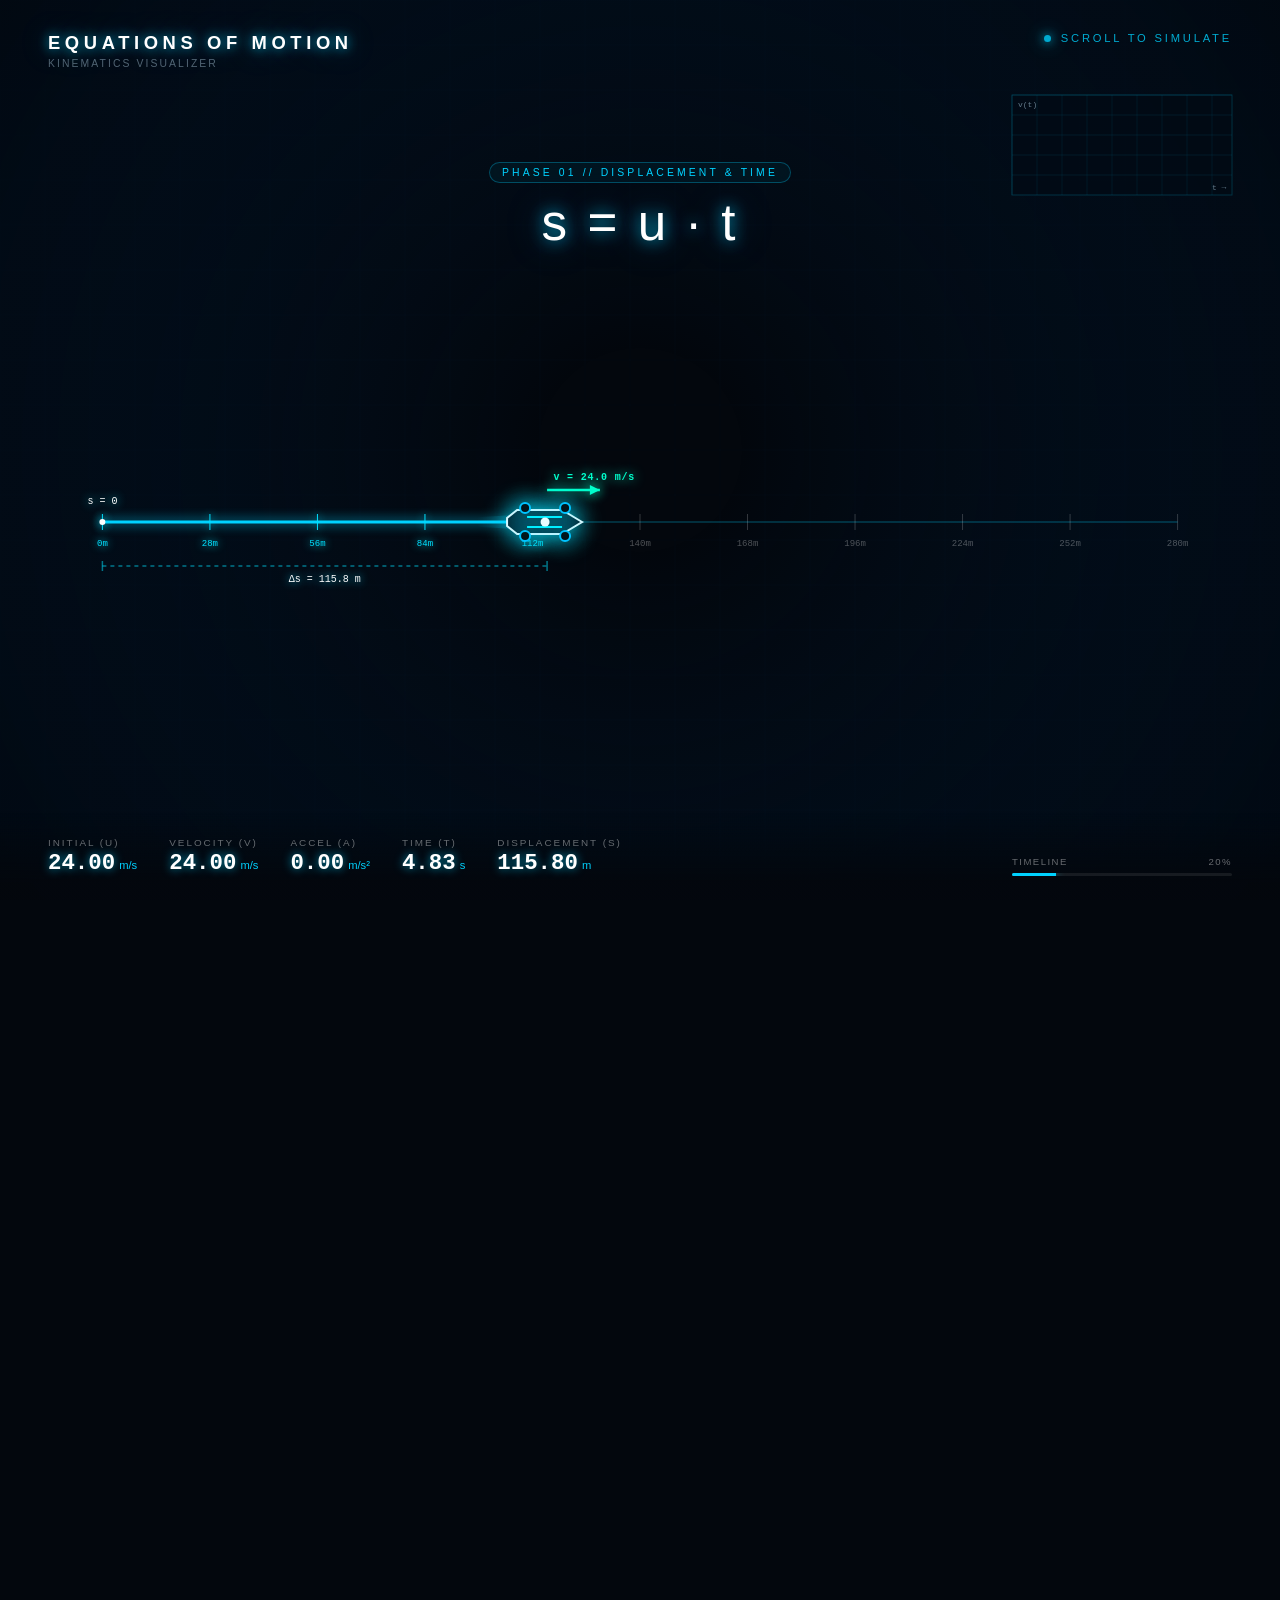
<file: newtons.html>
<!DOCTYPE html>
<html lang="en">
<head>
<meta charset="UTF-8">
<meta name="viewport" content="width=device-width, initial-scale=1.0">
<title>Newton's Equations of Motion</title>
<style>
*, *::before, *::after {
box-sizing: border-box;
margin: 0;
padding: 0;
user-select: none;
}
body {
background-color: #03070d;
color: #e6f6ff;
font-family: -apple-system, BlinkMacSystemFont, "Segoe UI", Roboto, "Helvetica Neue", sans-serif;
overflow-x: hidden;
height: 800vh; /* Scroll runway */
scrollbar-width: thin;
scrollbar-color: #00d2ff #03070d;
}
::-webkit-scrollbar {
width: 6px;
}
::-webkit-scrollbar-track {
background: #03070d;
}
::-webkit-scrollbar-thumb {
background: #00d2ff;
border-radius: 3px;
box-shadow: 0 0 10px #00d2ff;
}
/* Fixed Stage */
#viewport {
position: fixed;
top: 0;
left: 0;
width: 100vw;
height: 100vh;
display: flex;
flex-direction: column;
justify-content: space-between;
pointer-events: none;
z-index: 10;
}
/* Deep space glowing grid background */
canvas#bg-canvas {
position: fixed;
top: 0;
left: 0;
width: 100vw;
height: 100vh;
z-index: 1;
pointer-events: none;
}
/* Physics View Canvas */
canvas#physics-canvas {
position: fixed;
top: 0;
left: 0;
width: 100vw;
height: 100vh;
z-index: 2;
pointer-events: none;
}
/* Futuristic UI Elements */
header {
padding: 32px 48px;
display: flex;
justify-content: space-between;
align-items: flex-start;
}
.title-block {
display: flex;
flex-direction: column;
gap: 4px;
}
.title-block h1{
font-size: 1.15rem;
letter-spacing: 0.25em;
text-transform: uppercase;
color: #ffffff;
font-weight: 700;
text-shadow: 0 0 12px rgba(0, 210, 255, 0.8), 0 0 30px rgba(0, 210, 255, 0.4);
}
.title-block span {
font-size: 0.65rem;
letter-spacing: 0.2em;
color: rgba(200, 235, 255, 0.4);
text-transform: uppercase;
}
.scroll-hint {
display: flex;
align-items: center;
gap: 10px;
font-size: 0.7rem;
letter-spacing: 0.25em;
text-transform: uppercase;
color: #00d2ff;
opacity: 0.8;
}
.pulse-dot {
width: 7px;
height: 7px;
background: #00d2ff;
border-radius: 50%;
box-shadow: 0 0 10px #00d2ff, 0 0 20px #00d2ff;
animation: pulse 1.6s ease-in-out infinite alternate;
}
@keyframes pulse {
0% { transform: scale(0.8); opacity: 0.3; }
100% { transform: scale(1.4); opacity: 1; }
}
/* Active Stage Center Overlay */
.stage-overlay {
position: absolute;
top: 18%;
left: 50%;
transform: translateX(-50%);
display: flex;
flex-direction: column;
align-items: center;
gap: 10px;
pointer-events: none;
text-align: center;
width: 90%;
max-width: 800px;
}
.stage-badge {
font-size: 0.65rem;
letter-spacing: 0.3em;
text-transform: uppercase;
padding: 4px 12px;
border-radius: 100px;
border: 1px solid rgba(0, 210, 255, 0.3);
background: rgba(0, 210, 255, 0.05);
color: #00d2ff;
backdrop-filter: blur(8px);
}
.equation-display {
font-size: clamp(1.8rem, 4vw, 3.2rem);
font-weight: 300;
letter-spacing: 0.06em;
color: #ffffff;
text-shadow: 0 0 16px rgba(0, 210, 255, 0.9), 0 0 40px rgba(0, 150, 255, 0.4);
transition: all 0.3s ease;
}
.equation-display b {
font-weight: 700;
color: #00d2ff;
}
/* Real-time Telemetry Dashboard Bottom */
.telemetry-bar {
padding: 24px 48px;
display: flex;
justify-content: space-between;
align-items: flex-end;
width: 100%;
background: linear-gradient(180deg, transparent 0%, rgba(3, 7, 13, 0.95) 80%);
}
.telemetry-grid {
display: flex;
gap: 32px;
}
.tele-item {
display: flex;
flex-direction: column;
gap: 2px;
}
.tele-label {
font-size: 0.62rem;
letter-spacing: 0.2em;
text-transform: uppercase;
color: rgba(255, 255, 255, 0.4);
}
.tele-val-box {
display: flex;
align-items: baseline;
gap: 4px;
}
.tele-val {
font-size: 1.4rem;
font-weight: 600;
font-family: monospace;
color: #ffffff;
text-shadow: 0 0 10px rgba(0, 210, 255, 0.7);
}
.tele-unit {
font-size: 0.7rem;
color: #00d2ff;
}
.progress-bar-container {
width: 220px;
display: flex;
flex-direction: column;
gap: 6px;
}
.progress-track {
width: 100%;
height: 3px;
background: rgba(255, 255, 255, 0.08);
border-radius: 2px;
overflow: hidden;
}
.progress-fill {
height: 100%;
width: 0%;
background: #00d2ff;
box-shadow: 0 0 10px #00d2ff;
}
.progress-label {
display: flex;
justify-content: space-between;
font-size: 0.6rem;
letter-spacing: 0.15em;
color: rgba(255, 255, 255, 0.4);
}
@media (max-width: 768px) {
header { padding: 20px 24px; }
.telemetry-bar { padding: 16px 24px; flex-direction: column; gap: 16px; align-items: stretch; }
.telemetry-grid { justify-content: space-between; gap: 8px; }
.progress-bar-container { width: 100%; }
.tele-val { font-size: 1.1rem; }
}
</style>
</head>
<body>
<canvas id="bg-canvas"></canvas>
<canvas id="physics-canvas"></canvas>
<div id="viewport">
<header>
<div class="title-block">
<h1>Equations of Motion</h1>
<span>Kinematics Visualizer</span>
</div>
<div class="scroll-hint">
<span class="pulse-dot"></span>
<span>Scroll to Simulate</span>
</div>
</header>
<div class="stage-overlay">
<div class="stage-badge" id="stage-badge">PHASE 01 // DISPLACEMENT</div>
<div class="equation-display" id="equation-display">s = ∫ vdt</div>
</div>
<div class="telemetry-bar">
<div class="telemetry-grid">
<div class="tele-item">
<div class="tele-label">Initial (u)</div>
<div class="tele-val-box">
<span class="tele-val" id="val-u">0.00</span>
<span class="tele-unit">m/s</span>
</div>
</div>
<div class="tele-item">
<div class="tele-label">Velocity (v)</div>
<div class="tele-val-box">
<span class="tele-val" id="val-v">0.00</span>
<span class="tele-unit">m/s</span>
</div>
</div>
<div class="tele-item">
<div class="tele-label">Accel (a)</div>
<div class="tele-val-box">
<span class="tele-val" id="val-a">0.00</span>
<span class="tele-unit">m/s²</span>
</div>
</div>
<div class="tele-item">
<div class="tele-label">Time (t)</div>
<div class="tele-val-box">
<span class="tele-val" id="val-t">0.00</span>
<span class="tele-unit">s</span>
</div>
</div>
<div class="tele-item">
<div class="tele-label">Displacement (s)</div>
<div class="tele-val-box">
<span class="tele-val" id="val-s">0.00</span>
<span class="tele-unit">m</span>
</div>
</div>
</div>
<div class="progress-bar-container">
<div class="progress-label">
<span>TIMELINE</span>
<span id="pct-label">0%</span>
</div>
<div class="progress-track">
<div class="progress-fill" id="progress-fill"></div>
</div>
</div>
</div>
</div>
<script>
const bgCanvas = document.getElementById('bg-canvas');
const physCanvas = document.getElementById('physics-canvas');
const bgCtx = bgCanvas.getContext('2d');
const ctx = physCanvas.getContext('2d');
// UI Elements
const stageBadge = document.getElementById('stage-badge');
const eqDisplay = document.getElementById('equation-display');
const valU = document.getElementById('val-u');
const valV = document.getElementById('val-v');
const valA = document.getElementById('val-a');
const valT = document.getElementById('val-t');
const valS = document.getElementById('val-s');
const progressFill = document.getElementById('progress-fill');
const pctLabel = document.getElementById('pct-label');
let width, height;
let scrollProgress = 0;
let smoothProgress = 0;
// History buffer for velocity vs time miniature real-time graph
let trailHistory = [];
function resize() {
width = window.innerWidth;
height = window.innerHeight;
bgCanvas.width = width * window.devicePixelRatio;
bgCanvas.height = height * window.devicePixelRatio;
physCanvas.width = width * window.devicePixelRatio;
physCanvas.height = height * window.devicePixelRatio;
bgCanvas.style.width = width + 'px';
bgCanvas.style.height = height + 'px';
physCanvas.style.width = width + 'px';
physCanvas.style.height = height + 'px';
bgCtx.scale(window.devicePixelRatio, window.devicePixelRatio);
ctx.scale(window.devicePixelRatio, window.devicePixelRatio);
drawGrid();
}
window.addEventListener('resize', resize);
// Background Grid Drawing (High-tech graph paper)
function drawGrid() {
bgCtx.clearRect(0, 0, width, height);
bgCtx.lineWidth = 0.5;
const step = 45;
// Sub-grid lines
bgCtx.strokeStyle = 'rgba(0, 180, 255, 0.035)';
for (let x = 0; x < width; x += step) {
bgCtx.beginPath();
bgCtx.moveTo(x, 0);
bgCtx.lineTo(x, height);
bgCtx.stroke();
}
for (let y = 0; y < height; y += step) {
bgCtx.beginPath();
bgCtx.moveTo(0, y);
bgCtx.lineTo(width, y);
bgCtx.stroke();
}
// Radial center vignette
const grad = bgCtx.createRadialGradient(width / 2, height / 2, 100, width / 2, height / 2, Math.max(width, height) * 0.7);
grad.addColorStop(0, 'rgba(0, 30, 60, 0)');
grad.addColorStop(1, 'rgba(2, 6, 12, 0.95)');
bgCtx.fillStyle = grad;
bgCtx.fillRect(0, 0, width, height);
}
// Smooth scroll interpolation
window.addEventListener('scroll', () => {
const maxScroll = document.documentElement.scrollHeight - window.innerHeight;
scrollProgress = Math.min(Math.max(window.scrollY / maxScroll, 0), 1);
});
// Phases and Kinematic States
function computeState(p) {
let u = 0, v = 0, a = 0, t = 0, s = 0;
let badge = "";
let equation = "";
if (p < 0.25) {
// PHASE 1: DISPLACEMENT (Constant Velocity: a = 0, s = v * t)
const localP = p / 0.25;
badge = "PHASE 01 // DISPLACEMENT & TIME";
equation = "s = u · t";
u = 24.0;
a = 0.0;
t = localP * 6.0;
v = u;
s = u * t;
} else if (p < 0.50) {
// PHASE 2: 1st EQUATION OF MOTION (v = u + at)
const localP = (p - 0.25) / 0.25;
badge = "PHASE 02 // 1ST EQUATION OF MOTION";
equation = "v = u + a · t";
u = 12.0;
a = 8.0;
t = localP * 5.0;
v = u + (a * t);
s = (u * t) + (0.5 * a * t * t);
} else if (p < 0.75) {
// PHASE 3: 2nd EQUATION OF MOTION (s = ut + 1/2 a t²)
const localP = (p - 0.50) / 0.25;
badge = "PHASE 03 // 2ND EQUATION OF MOTION";
equation = "s = ut + ½ a · t²";
u = 5.0;
a = 15.0;
t = localP * 4.5;
v = u + (a * t);
s = (u * t) + (0.5 * a * t * t);
} else {
// PHASE 4: 3rd EQUATION OF MOTION (v² = u² + 2as)
const localP = (p - 0.75) / 0.25;
badge = "PHASE 04 // 3RD EQUATION OF MOTION";
equation = "v² = u² + 2 · a · s";
u = 8.0;
a = 18.0;
t = localP * 4.0;
v = Math.sqrt(Math.max(0, (u * u) + (2 * a * (0.5 * a * t * t + u * t))));
s = (u * t) + (0.5 * a * t * t);
}
return { u, v, a, t, s, badge, equation };
}
// Draw arrow with glowing head & label
function drawVectorArrow(startX, startY, length, color, label, valueText, glowColor) {
if (Math.abs(length) < 2) return;
ctx.save();
ctx.strokeStyle = color;
ctx.fillStyle = color;
ctx.lineWidth = 2.5;
ctx.shadowColor = glowColor || color;
ctx.shadowBlur = 12;
const endX = startX + length;
const endY = startY;
const dir = Math.sign(length);
// Stem
ctx.beginPath();
ctx.moveTo(startX, startY);
ctx.lineTo(endX, endY);
ctx.stroke();
// Arrowhead
const headLen = 10 * dir;
ctx.beginPath();
ctx.moveTo(endX, endY);
ctx.lineTo(endX - headLen, endY - 5);
ctx.lineTo(endX - headLen, endY + 5);
ctx.closePath();
ctx.fill();
// Label
ctx.font = '600 10px monospace';
ctx.letterSpacing = "0.08em";
ctx.fillText(`${label} = ${valueText}`, startX + length * 0.5 - 20, startY - 10);
ctx.restore();
}
// Render Sci-Fi Aerodynamic Particle Capsule (Vehicle)
function drawVehicle(x, y, v, a) {
ctx.save();
ctx.translate(x, y);
// Glowing Trail
const tailGrad = ctx.createLinearGradient(-70, 0, 0, 0);
tailGrad.addColorStop(0, 'rgba(0, 210, 255, 0)');
tailGrad.addColorStop(1, 'rgba(0, 210, 255, 0.45)');
ctx.fillStyle = tailGrad;
ctx.beginPath();
ctx.moveTo(-60 - Math.min(v * 0.9, 120), -4);
ctx.lineTo(0, -9);
ctx.lineTo(0, 9);
ctx.lineTo(-60 - Math.min(v * 0.9, 120), 4);
ctx.closePath();
ctx.fill();
// Outer Aura
ctx.shadowColor = '#00e1ff';
ctx.shadowBlur = 24;
// Body Hull
ctx.strokeStyle = '#e6faff';
ctx.fillStyle = '#061626';
ctx.lineWidth = 2;
ctx.beginPath();
ctx.moveTo(35, 0);
ctx.lineTo(15, -12);
ctx.lineTo(-30, -12);
ctx.lineTo(-40, -4);
ctx.lineTo(-40, 4);
ctx.lineTo(-30, 12);
ctx.lineTo(15, 12);
ctx.closePath();
ctx.fill();
ctx.stroke();
// Neon Accents
ctx.strokeStyle = '#00f2ff';
ctx.lineWidth = 2;
ctx.beginPath();
ctx.moveTo(-20, -5);
ctx.lineTo(15, -5);
ctx.stroke();
ctx.beginPath();
ctx.moveTo(-20, 5);
ctx.lineTo(15, 5);
ctx.stroke();
// Core Reactor / Engine Core
ctx.fillStyle = '#ffffff';
ctx.beginPath();
ctx.arc(-2, 0, 4.5, 0, Math.PI * 2);
ctx.fill();
// Wheels/Thruster Nodes
ctx.strokeStyle = '#00c3ff';
ctx.fillStyle = '#03080e';
ctx.lineWidth = 2;
[-22, 18].forEach(pos => {
ctx.beginPath();
ctx.arc(pos, 14, 5, 0, Math.PI * 2);
ctx.fill();
ctx.stroke();
ctx.beginPath();
ctx.arc(pos, -14, 5, 0, Math.PI * 2);
ctx.fill();
ctx.stroke();
});
ctx.restore();
}
// Draw Real-time Miniature Telemetry Graph (Velocity-Time Curve)
function drawMiniGraph(originX, originY, graphW, graphH, currentT, currentV) {
ctx.save();
ctx.translate(originX, originY);
// Frame
ctx.strokeStyle = 'rgba(0, 210, 255, 0.2)';
ctx.fillStyle = 'rgba(2, 10, 20, 0.6)';
ctx.lineWidth = 1;
ctx.fillRect(0, 0, graphW, graphH);
ctx.strokeRect(0, 0, graphW, graphH);
// Grid lines inside graph
ctx.strokeStyle = 'rgba(0, 210, 255, 0.08)';
for (let gx = 0; gx < graphW; gx += 25) {
ctx.beginPath();
ctx.moveTo(gx, 0); ctx.lineTo(gx, graphH); ctx.stroke();
}
for (let gy = 0; gy < graphH; gy += 20) {
ctx.beginPath();
ctx.moveTo(0, gy); ctx.lineTo(graphW, gy); ctx.stroke();
}
// Axes labels
ctx.fillStyle = 'rgba(200, 235, 255, 0.5)';
ctx.font = '8px monospace';
ctx.fillText('v(t)', 6, 12);
ctx.fillText('t →', graphW - 20, graphH - 5);
// Plot curve history
if (trailHistory.length > 1) {
ctx.beginPath();
ctx.strokeStyle = '#00f2ff';
ctx.shadowColor = '#00f2ff';
ctx.shadowBlur = 8;
ctx.lineWidth = 1.8;
for (let i = 0; i < trailHistory.length; i++) {
const hx = (trailHistory[i].t / 6.0) * (graphW - 16) + 8;
const hy = graphH - ((trailHistory[i].v / 90.0) * (graphH - 20) + 8);
if (i === 0) ctx.moveTo(hx, hy);
else ctx.lineTo(hx, hy);
}
ctx.stroke();
// Plot point on tip
const latest = trailHistory[trailHistory.length - 1];
const lx = (latest.t / 6.0) * (graphW - 16) + 8;
const ly = graphH - ((latest.v / 90.0) * (graphH - 20) + 8);
ctx.fillStyle = '#ffffff';
ctx.beginPath();
ctx.arc(lx, ly, 3, 0, Math.PI * 2);
ctx.fill();
}
ctx.restore();
}
// Animation Loop
function animate(timestamp) {
// Smooth interpolation (lerp)
smoothProgress += (scrollProgress - smoothProgress) * 0.1;
const state = computeState(smoothProgress);
// Update UI numbers
valU.innerText = state.u.toFixed(2);
valV.innerText = state.v.toFixed(2);
valA.innerText = state.a.toFixed(2);
valT.innerText = state.t.toFixed(2);
valS.innerText = state.s.toFixed(2);
stageBadge.innerText = state.badge;
eqDisplay.innerHTML = state.equation;
const pct = Math.round(smoothProgress * 100);
progressFill.style.width = pct + '%';
pctLabel.innerText = pct + '%';
// Store sample history for mini-plot (max 50 samples)
if (trailHistory.length === 0 || Math.abs(trailHistory[trailHistory.length - 1].t - state.t) > 0.04) {
trailHistory.push({ t: state.t, v: state.v });
if (trailHistory.length > 50) trailHistory.shift();
}
// Clear history on phase wrap-around
if (trailHistory.length > 2 && trailHistory[trailHistory.length - 1].t < trailHistory[trailHistory.length - 2].t) {
trailHistory = [];
}
// Canvas Clear
ctx.clearRect(0, 0, width, height);
// Primary Track Runway Geometry
const trackY = height * 0.58;
const trackStart = width * 0.08;
const trackEnd = width * 0.92;
const trackWidth = trackEnd - trackStart;
// Displacement Mapping
const maxTrackDisplacement = 280; // normalized max s in meters
const normalizedS = Math.min(state.s / maxTrackDisplacement, 1);
const carX = trackStart + normalizedS * trackWidth;
// Draw Main Linear Track
ctx.save();
ctx.strokeStyle = 'rgba(0, 210, 255, 0.2)';
ctx.lineWidth = 2;
ctx.beginPath();
ctx.moveTo(trackStart, trackY);
ctx.lineTo(trackEnd, trackY);
ctx.stroke();
// Illuminated displacement trail on track
ctx.strokeStyle = '#00d2ff';
ctx.shadowColor = '#00d2ff';
ctx.shadowBlur = 12;
ctx.lineWidth = 3;
ctx.beginPath();
ctx.moveTo(trackStart, trackY);
ctx.lineTo(carX, trackY);
ctx.stroke();
ctx.restore();
// Track Distance Markers (Every 25 meters equivalent)
const markerCount = 11;
for (let i = 0; i < markerCount; i++) {
const mx = trackStart + (i / (markerCount - 1)) * trackWidth;
const distVal = Math.round((i / (markerCount - 1)) * maxTrackDisplacement);
ctx.save();
const isActive = mx <= carX;
ctx.strokeStyle = isActive ? '#00e1ff' : 'rgba(255, 255, 255, 0.2)';
ctx.fillStyle = isActive ? '#00e1ff' : 'rgba(255, 255, 255, 0.3)';
ctx.shadowColor = isActive ? '#00e1ff' : 'transparent';
ctx.shadowBlur = isActive ? 8 : 0;
ctx.lineWidth = 1;
// Tick mark
ctx.beginPath();
ctx.moveTo(mx, trackY - 8);
ctx.lineTo(mx, trackY + 8);
ctx.stroke();
// Distance Label
ctx.font = '9px monospace';
ctx.textAlign = 'center';
ctx.fillText(`${distVal}m`, mx, trackY + 24);
ctx.restore();
}
// Origin Marker (x = 0)
ctx.save();
ctx.strokeStyle = '#ffffff';
ctx.fillStyle = '#ffffff';
ctx.shadowColor = '#00e1ff';
ctx.shadowBlur = 10;
ctx.beginPath();
ctx.arc(trackStart, trackY, 3, 0, Math.PI * 2);
ctx.fill();
ctx.font = '10px monospace';
ctx.textAlign = 'center';
ctx.fillText("s = 0", trackStart, trackY - 18);
ctx.restore();
// Draw Dynamic Vectors from Car
// Velocity Vector Arrow (Greenish-cyan neon)
const velArrowLen = Math.min(state.v * 2.2, 180);
drawVectorArrow(carX, trackY - 32, velArrowLen, '#00ffcc', 'v', `${state.v.toFixed(1)} m/s`, '#00ffcc');
// Acceleration Vector Arrow (Deep Sky Neon Blue)
if (state.a > 0) {
const accArrowLen = Math.min(state.a * 6.5, 150);
drawVectorArrow(carX, trackY - 50, accArrowLen, '#0099ff', 'a', `${state.a.toFixed(1)} m/s²`, '#0099ff');
}
// Displacement Ribbon / Bracket from Start to Car
if (carX - trackStart > 30) {
ctx.save();
ctx.strokeStyle = 'rgba(0, 225, 255, 0.5)';
ctx.lineWidth = 1.5;
ctx.setLineDash([4, 4]);
const bracketY = trackY + 44;
ctx.beginPath();
ctx.moveTo(trackStart, bracketY);
ctx.lineTo(carX, bracketY);
ctx.stroke();
ctx.setLineDash([]);
// Start/End brackets
ctx.beginPath();
ctx.moveTo(trackStart, bracketY - 5); ctx.lineTo(trackStart, bracketY + 5);
ctx.moveTo(carX, bracketY - 5); ctx.lineTo(carX, bracketY + 5);
ctx.stroke();
// Displacement text in center
ctx.fillStyle = '#ffffff';
ctx.font = '10px monospace';
ctx.textAlign = 'center';
ctx.shadowColor = '#00d2ff';
ctx.shadowBlur = 8;
ctx.fillText(`Δs = ${state.s.toFixed(1)} m`, (trackStart + carX) / 2, bracketY + 16);
ctx.restore();
}
// Draw Real-Time Vehicle Entity
drawVehicle(carX, trackY, state.v, state.a);
// Draw Live Embedded Mini-Plot (Velocity vs Time) in top right area
const plotW = Math.min(220, width * 0.28);
const plotH = 100;
const plotX = width - plotW - 48;
const plotY = 95;
if (width > 600) {
drawMiniGraph(plotX, plotY, plotW, plotH, state.t, state.v);
}
requestAnimationFrame(animate);
}
// Initialization
resize();
requestAnimationFrame(animate);
</script>
</body>
</html>
</file>
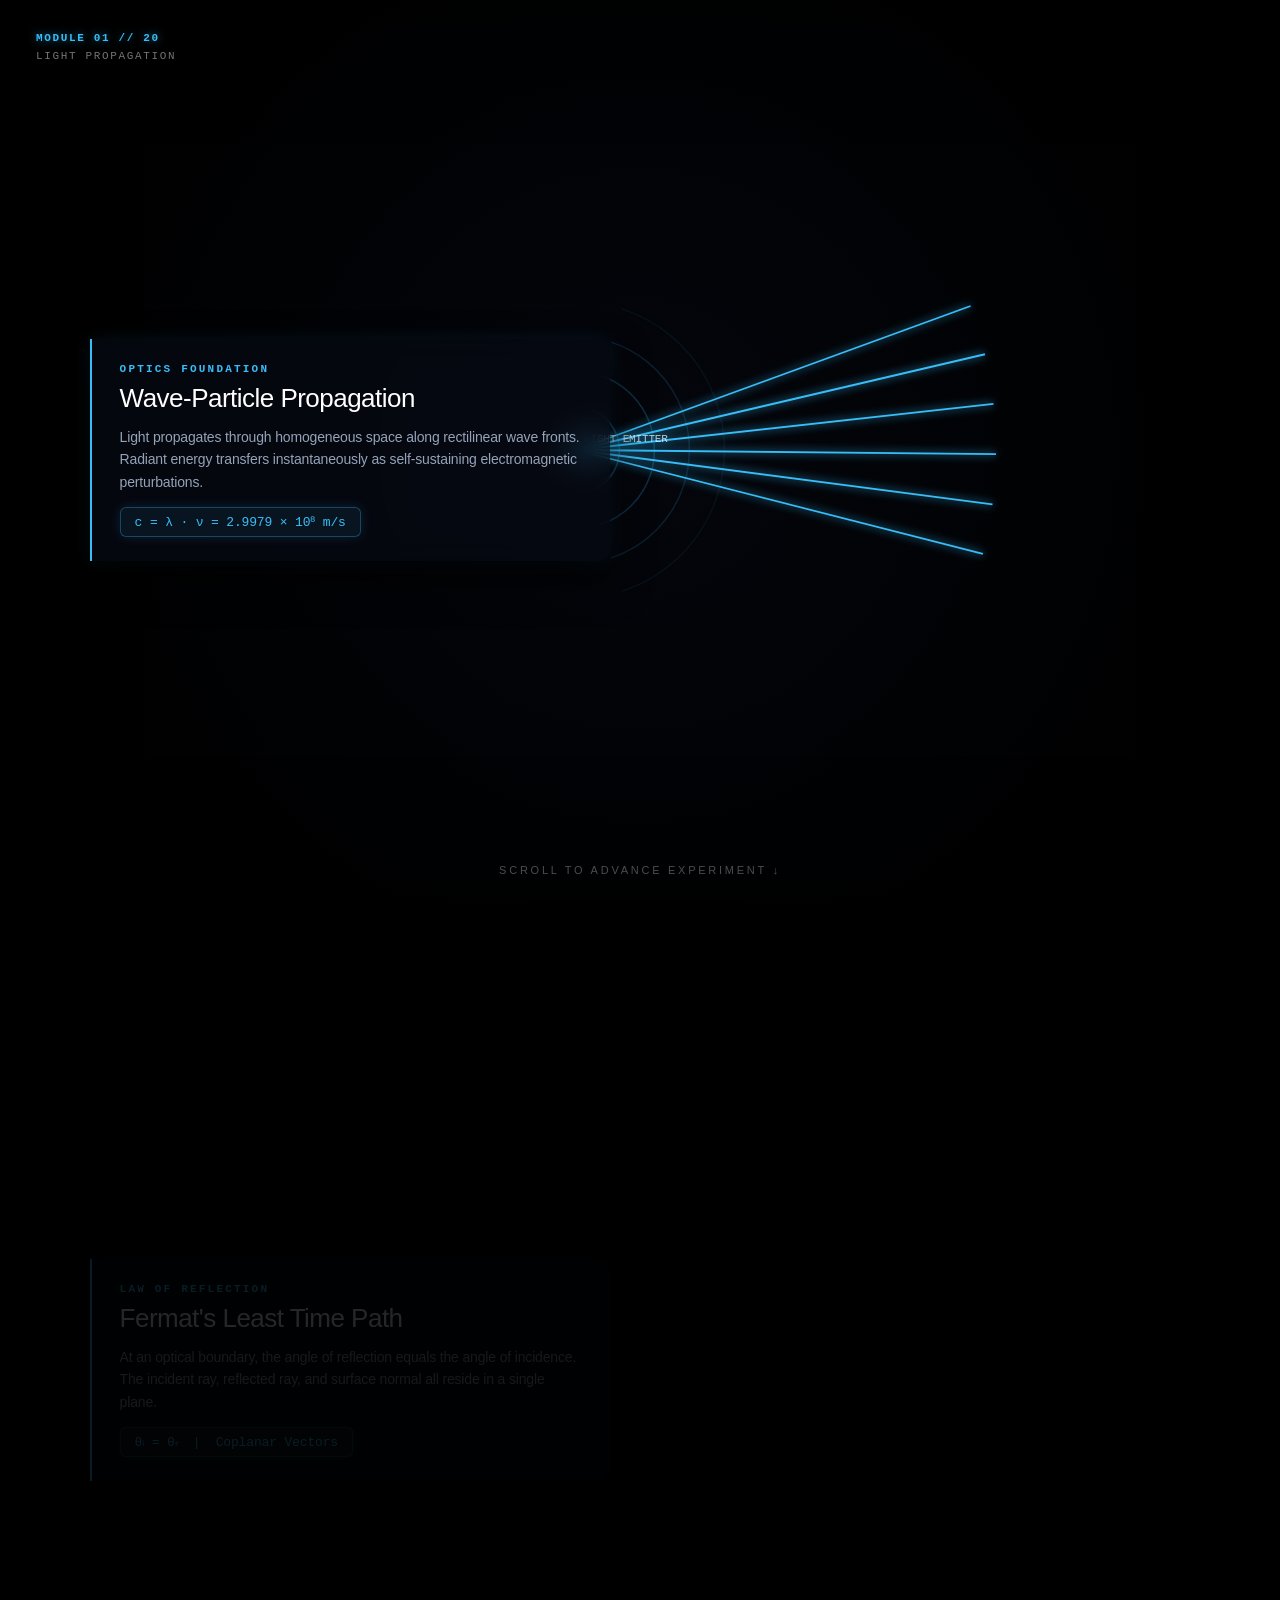
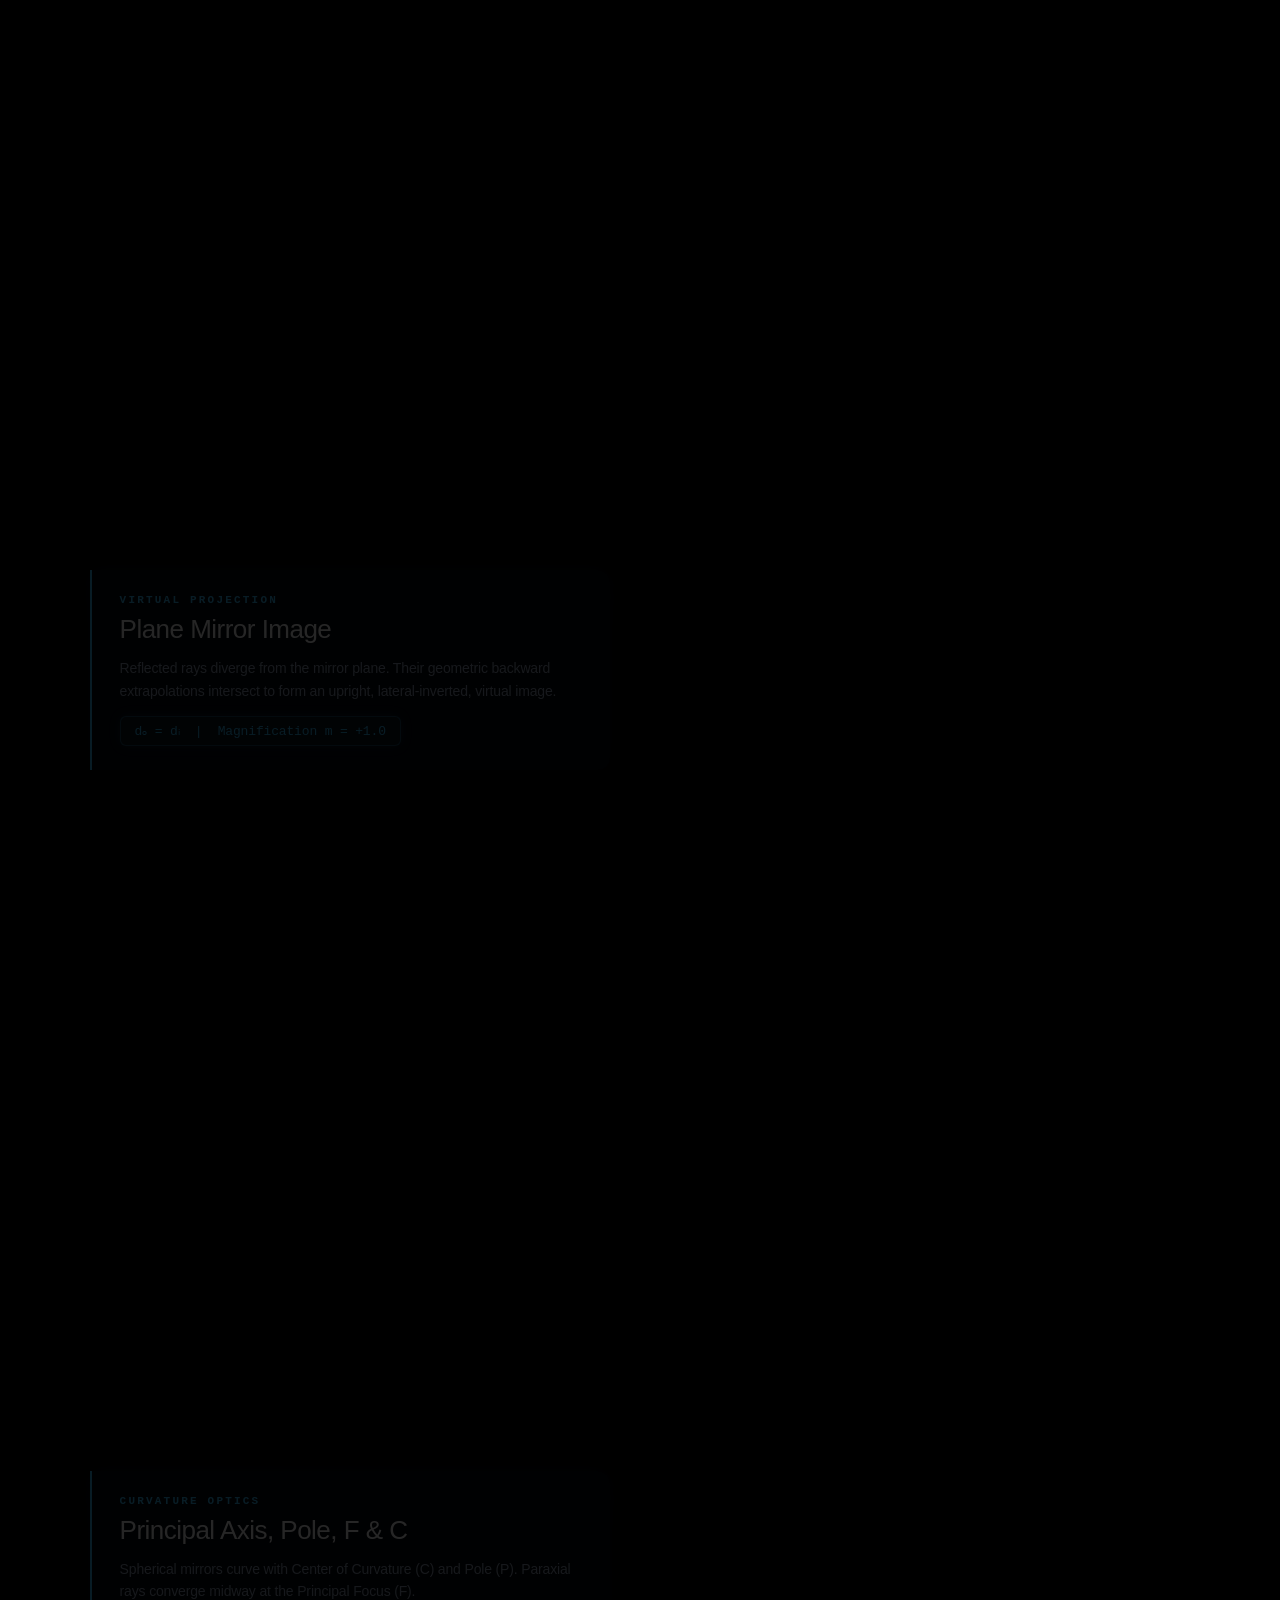
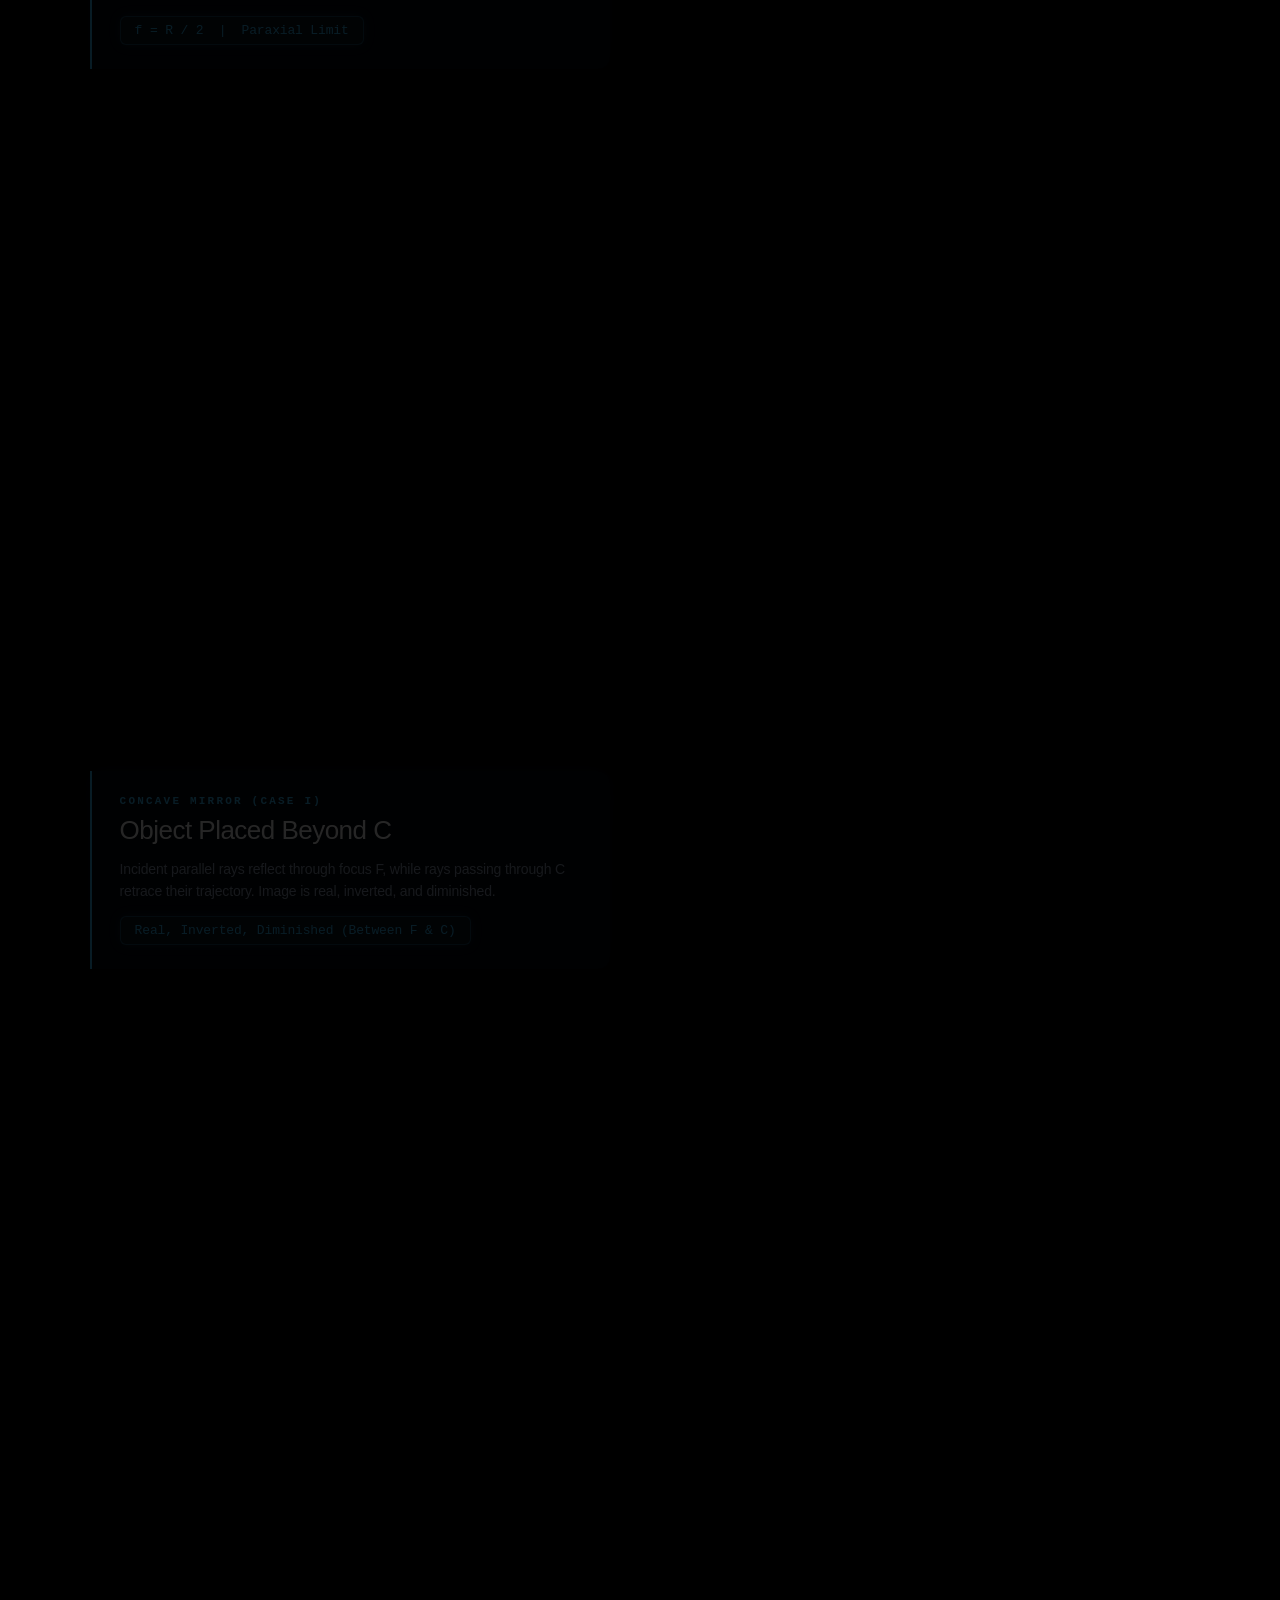
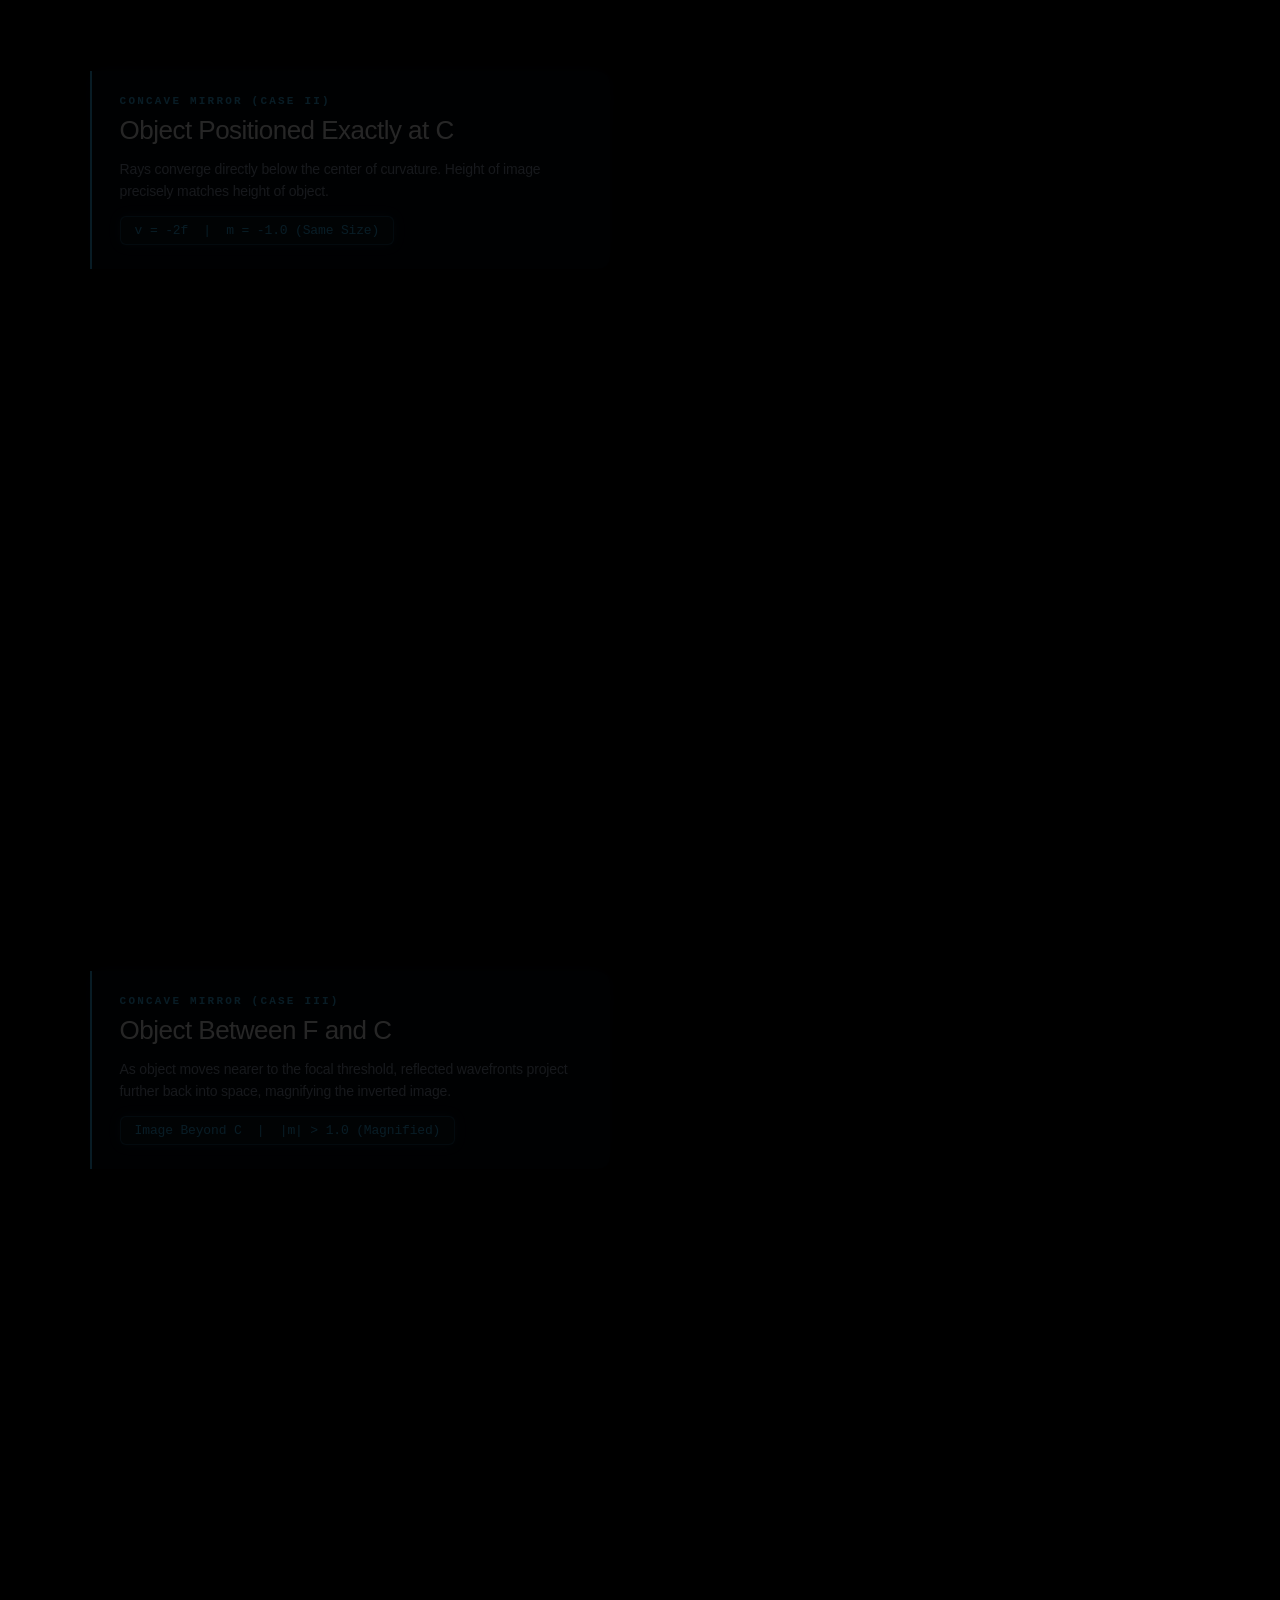
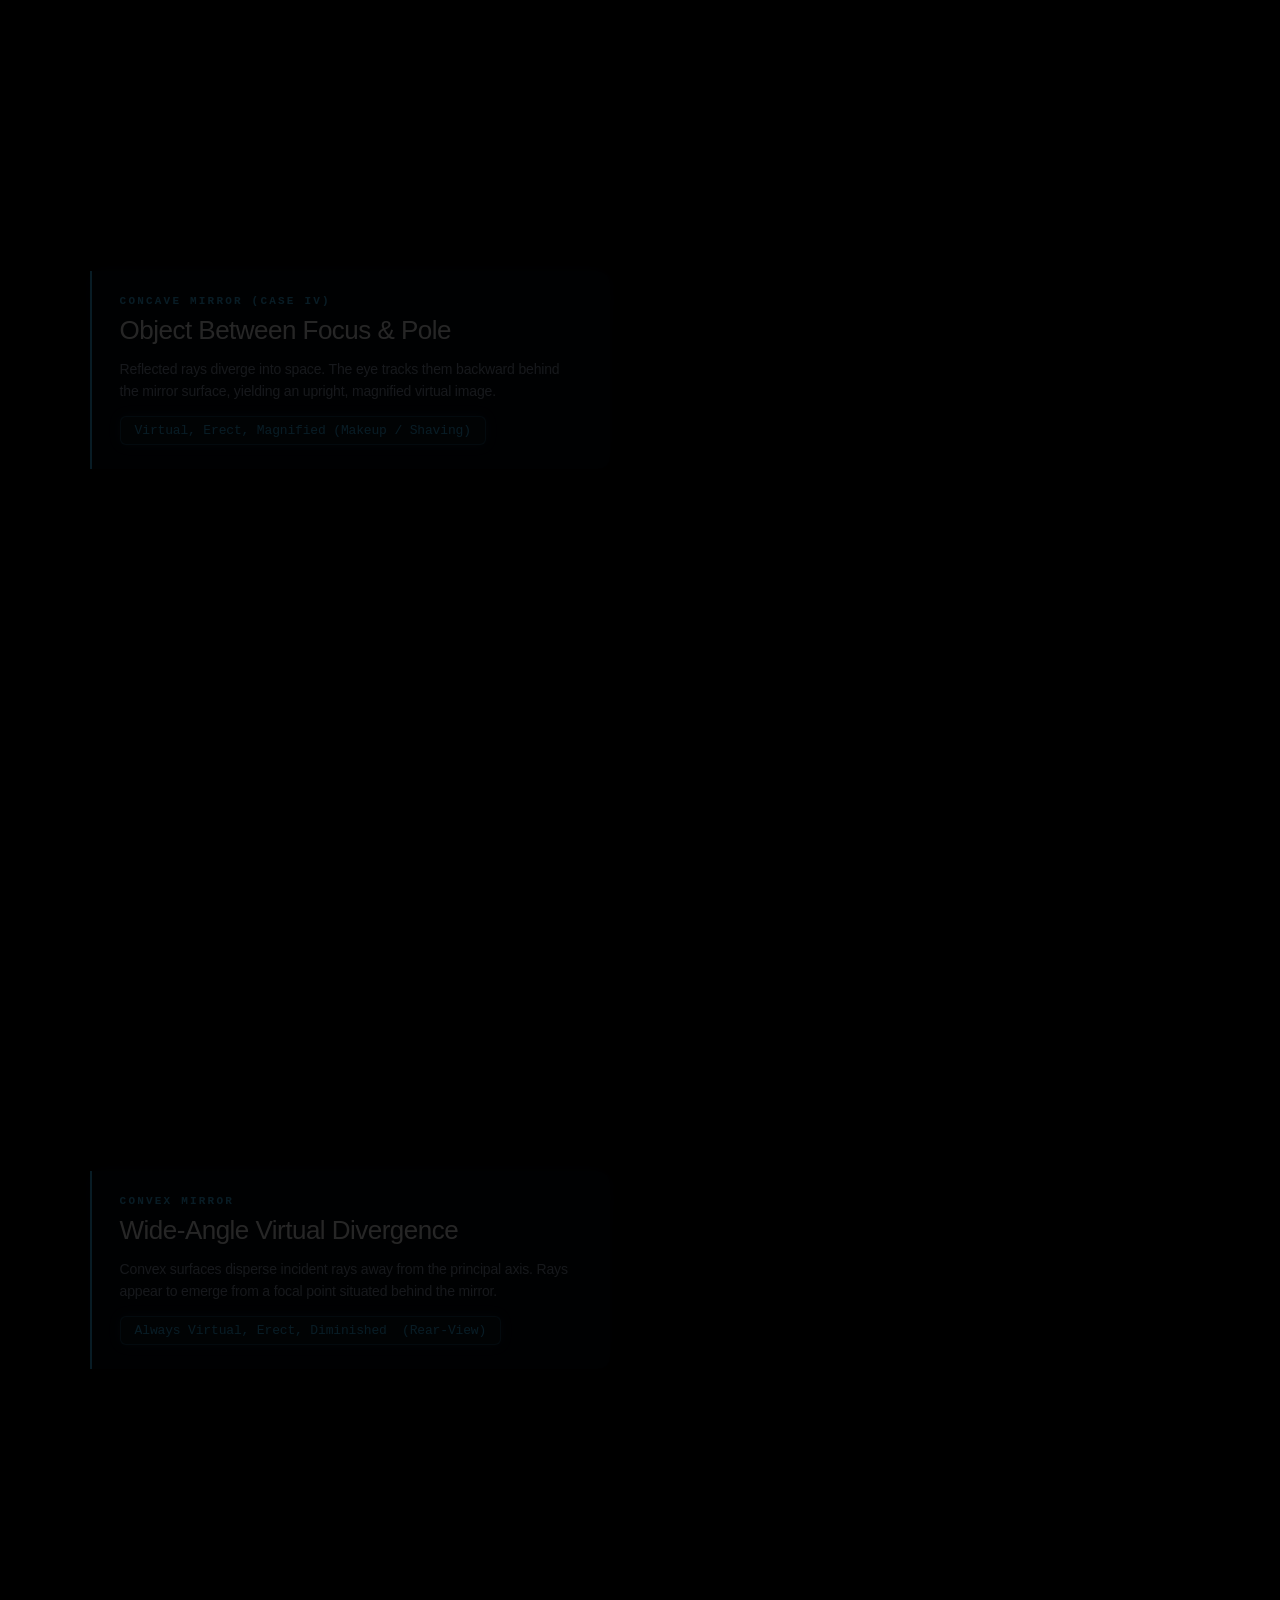
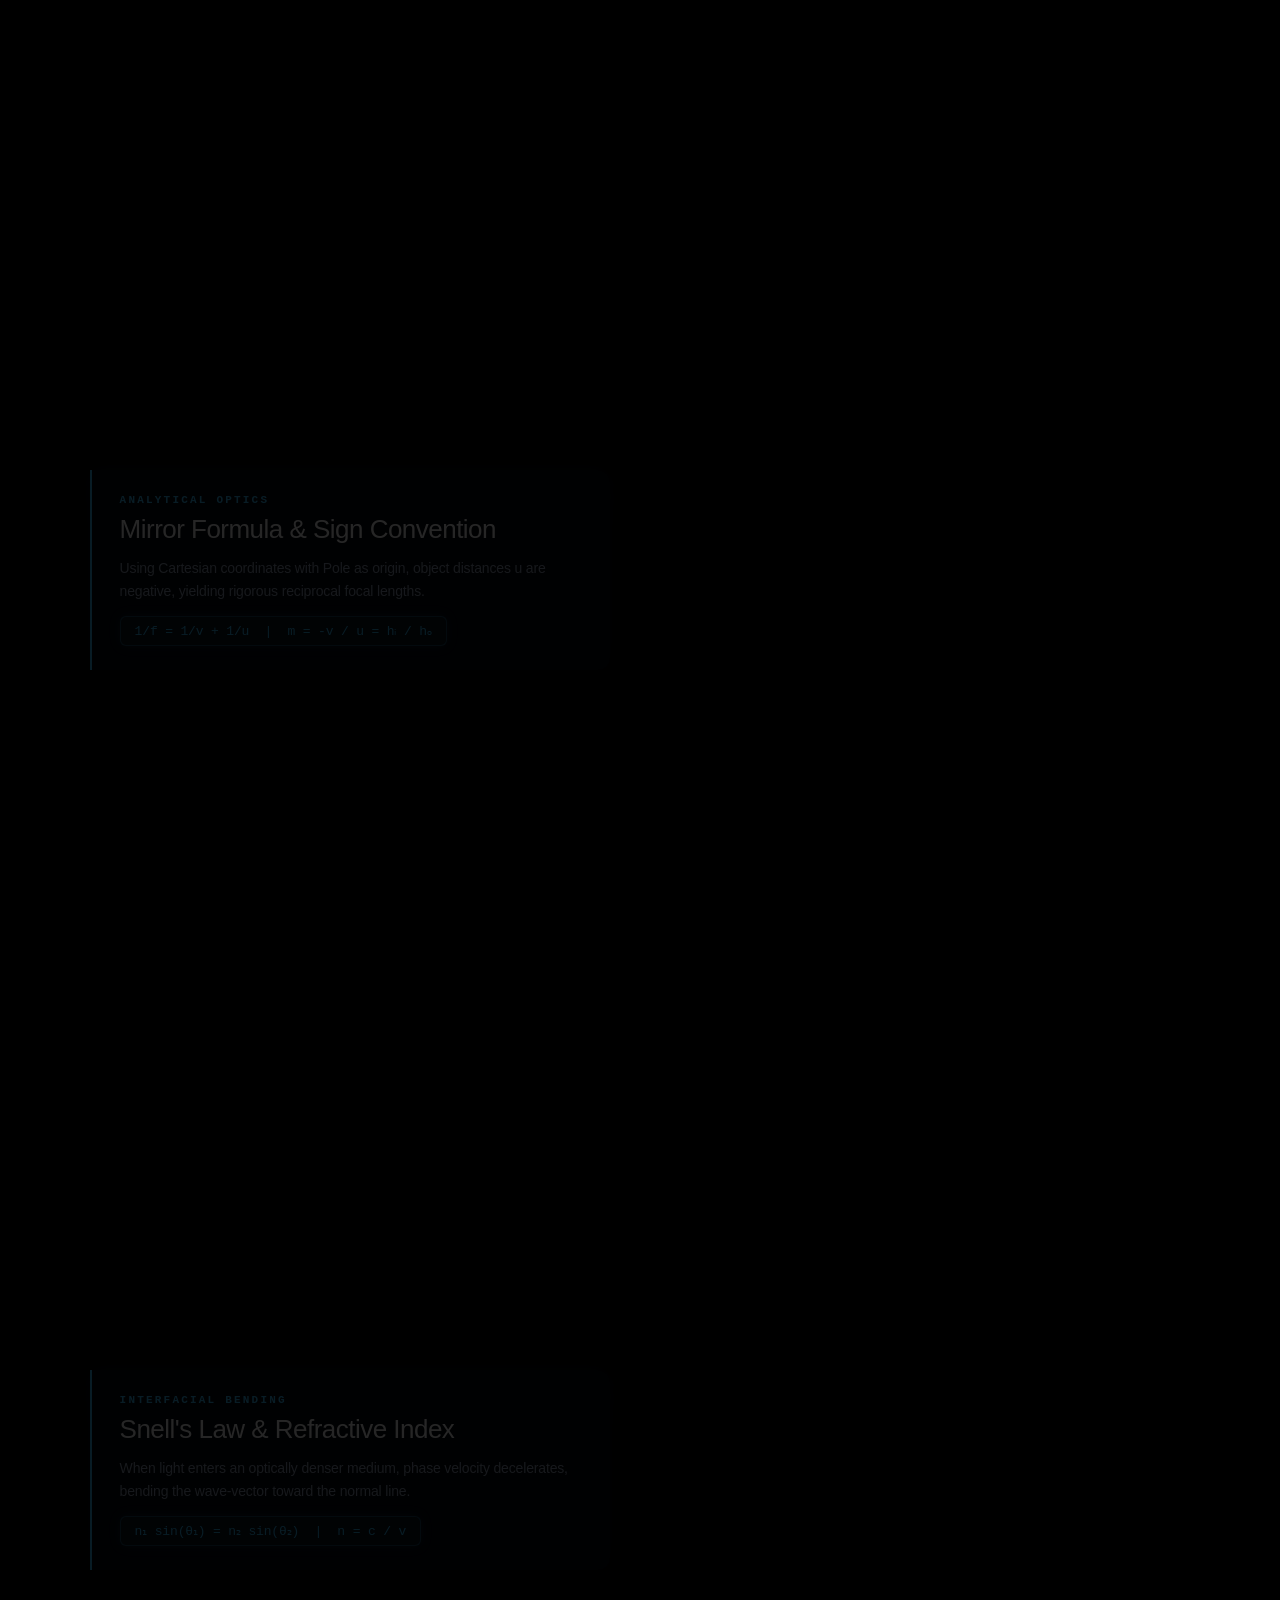
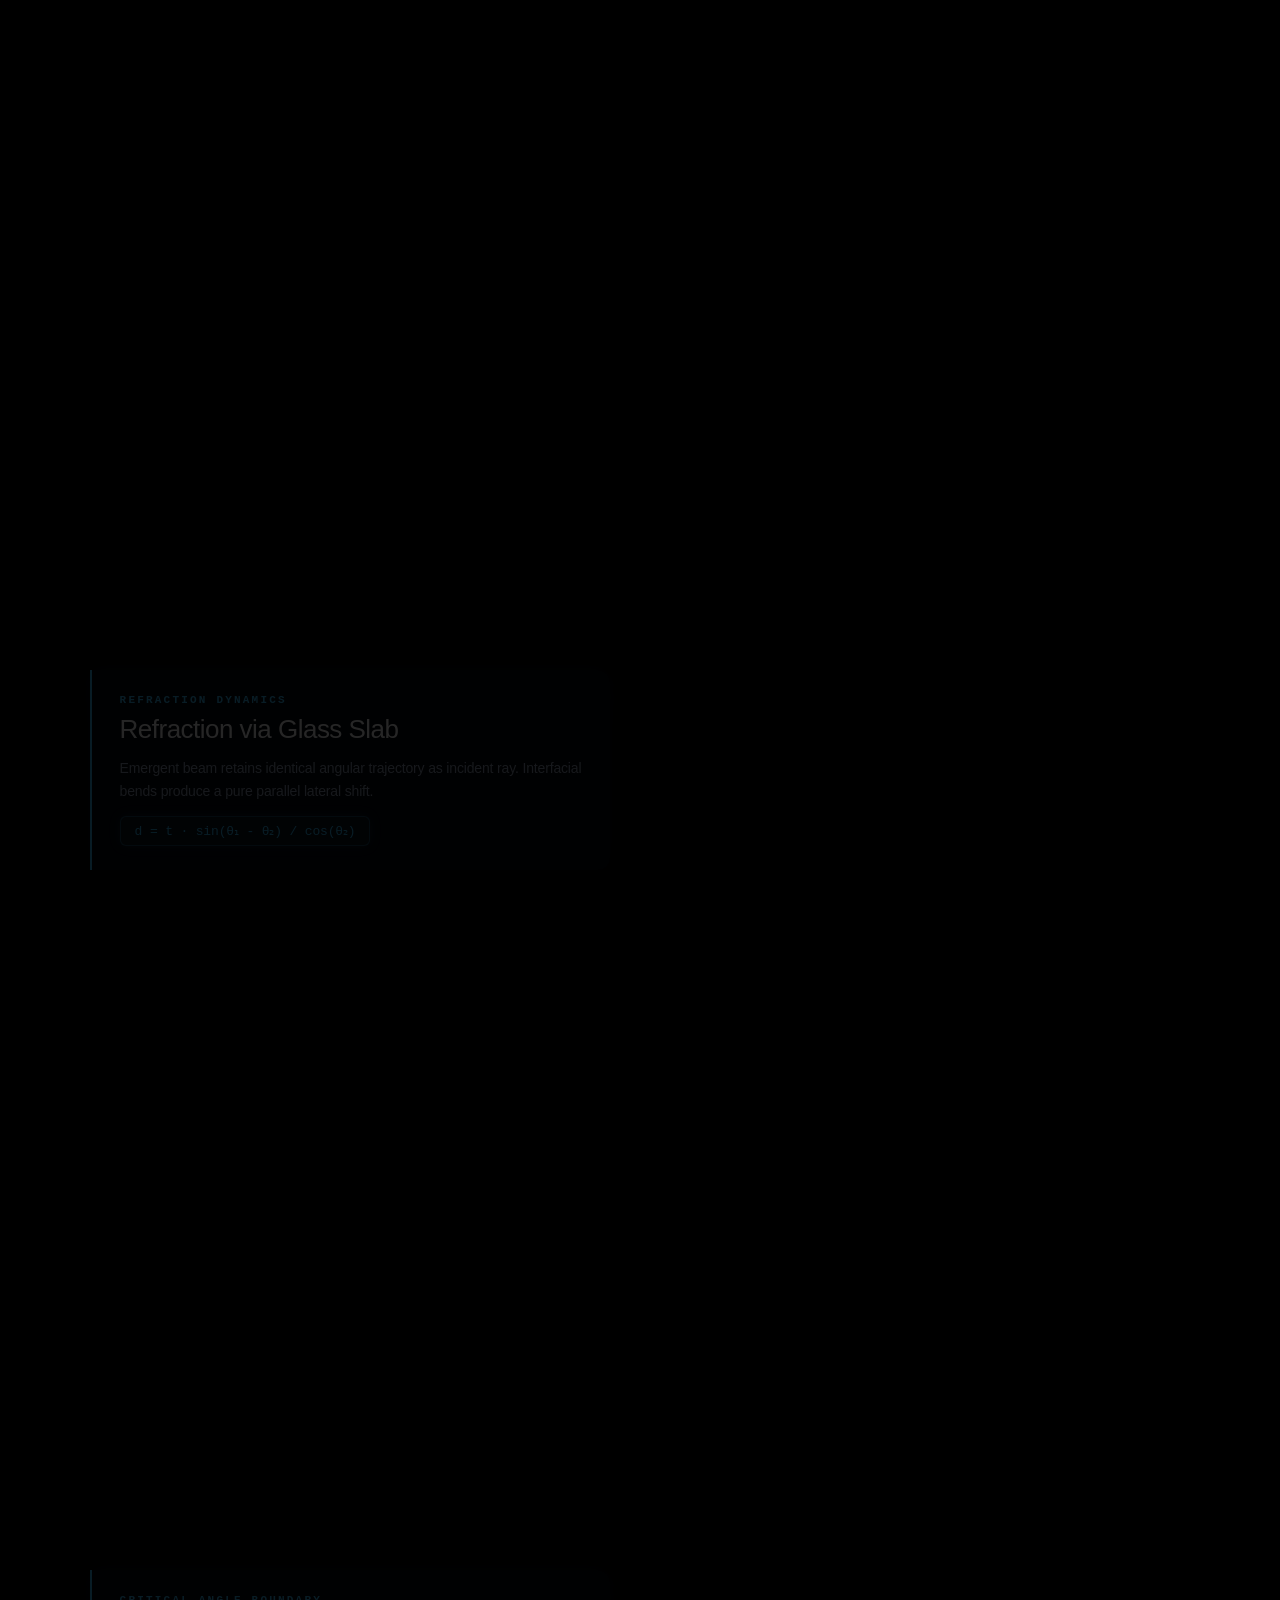
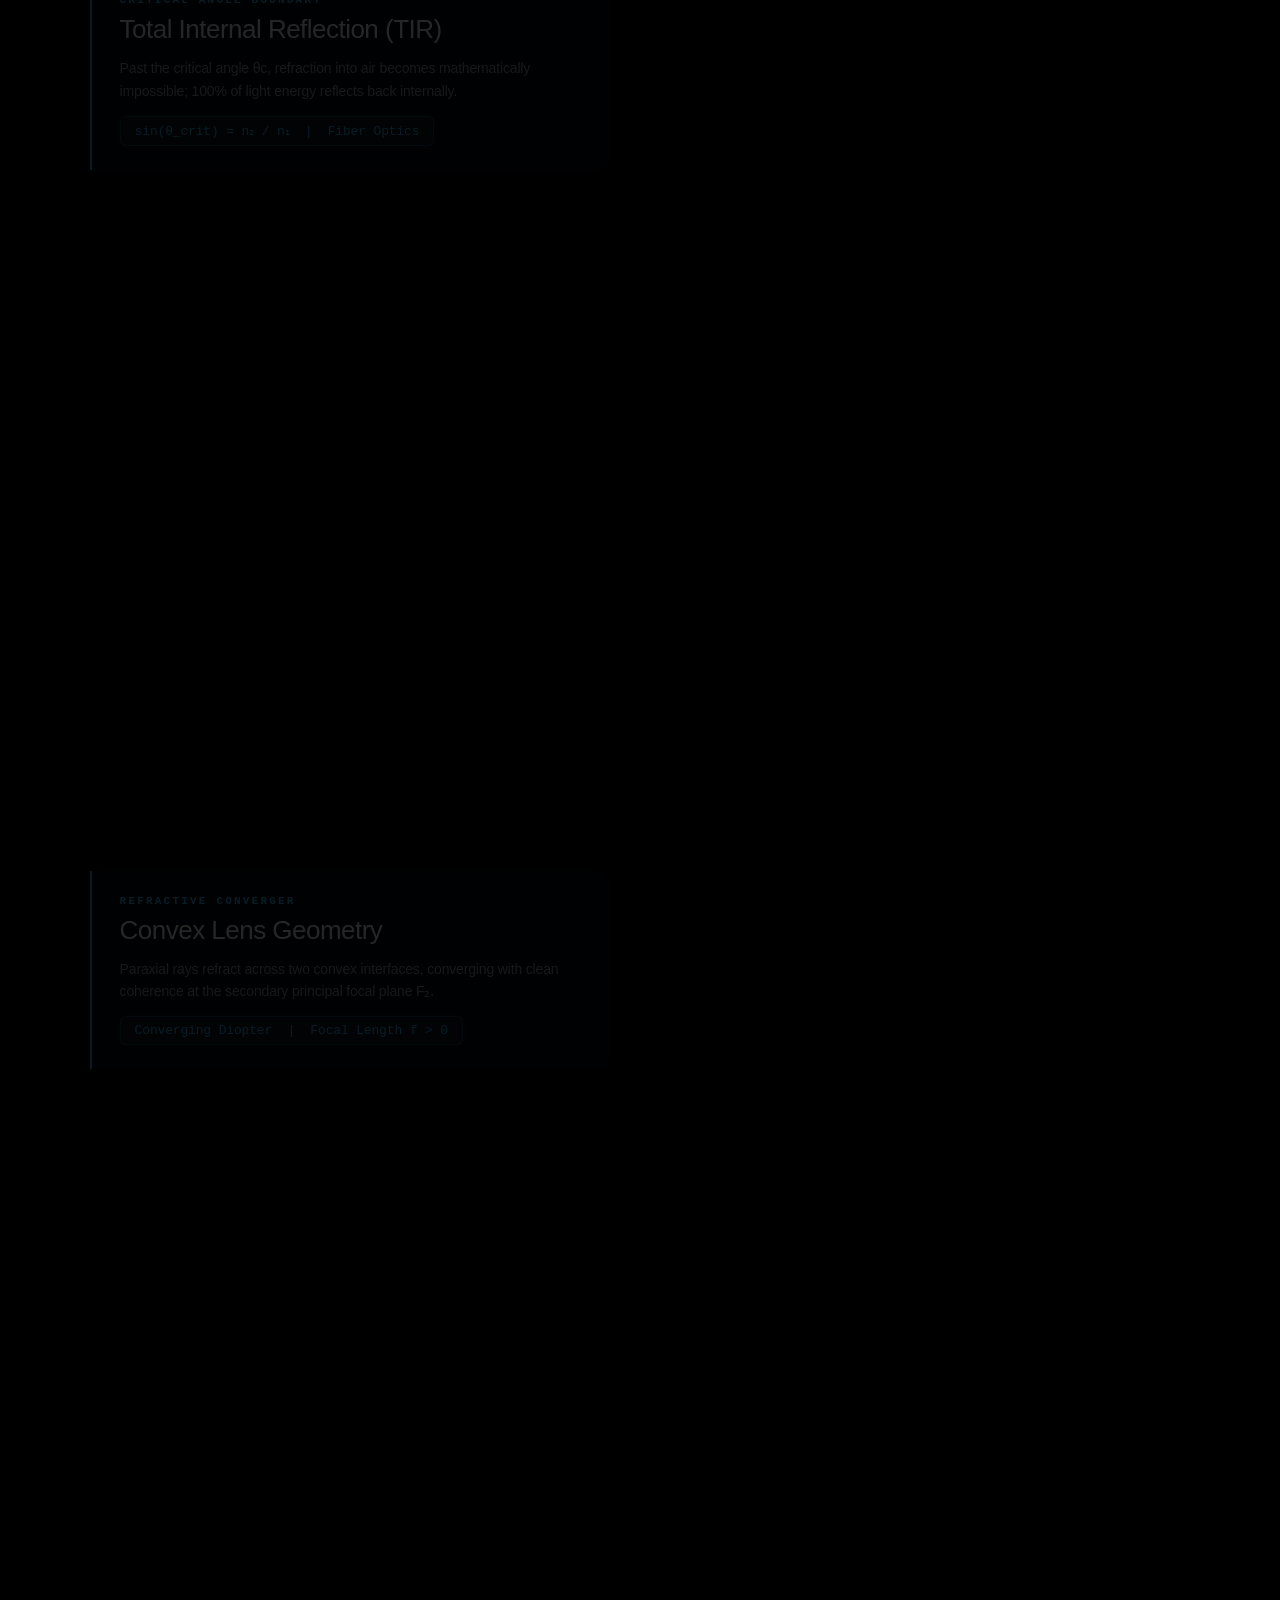
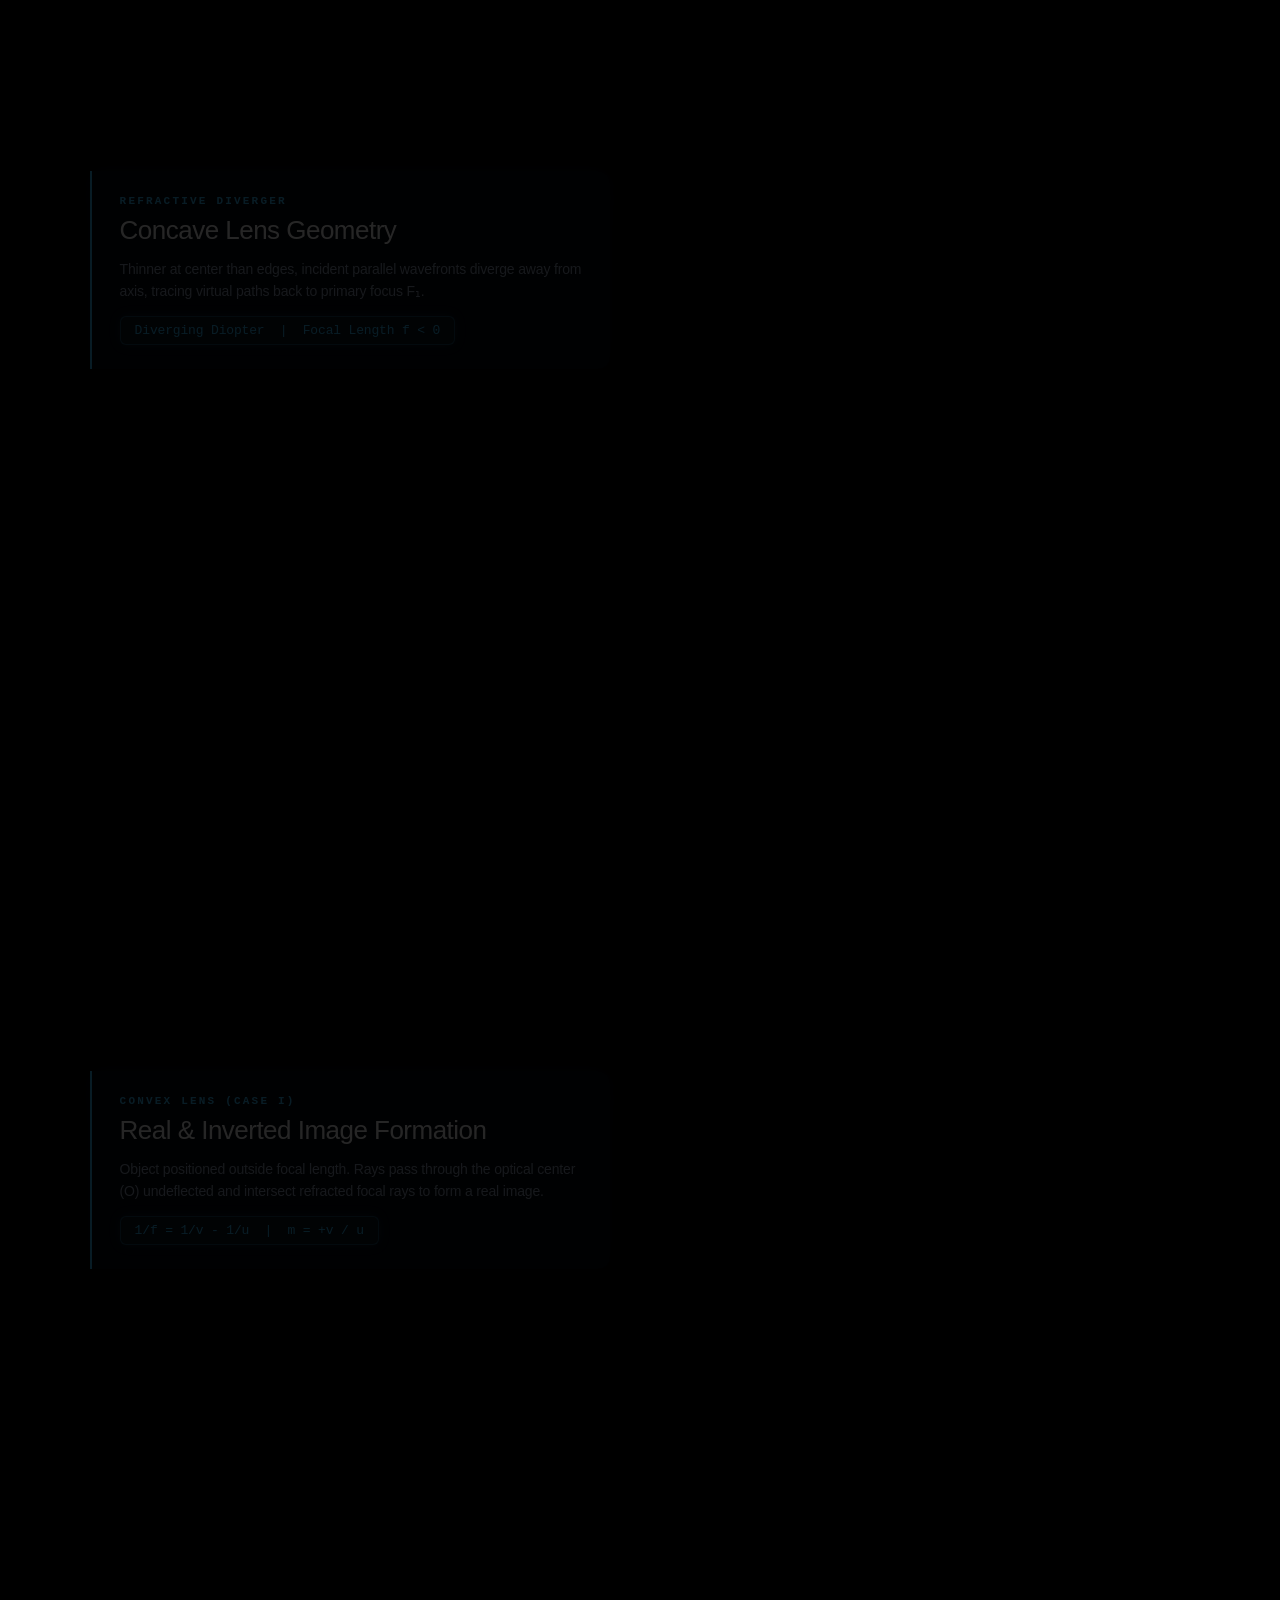
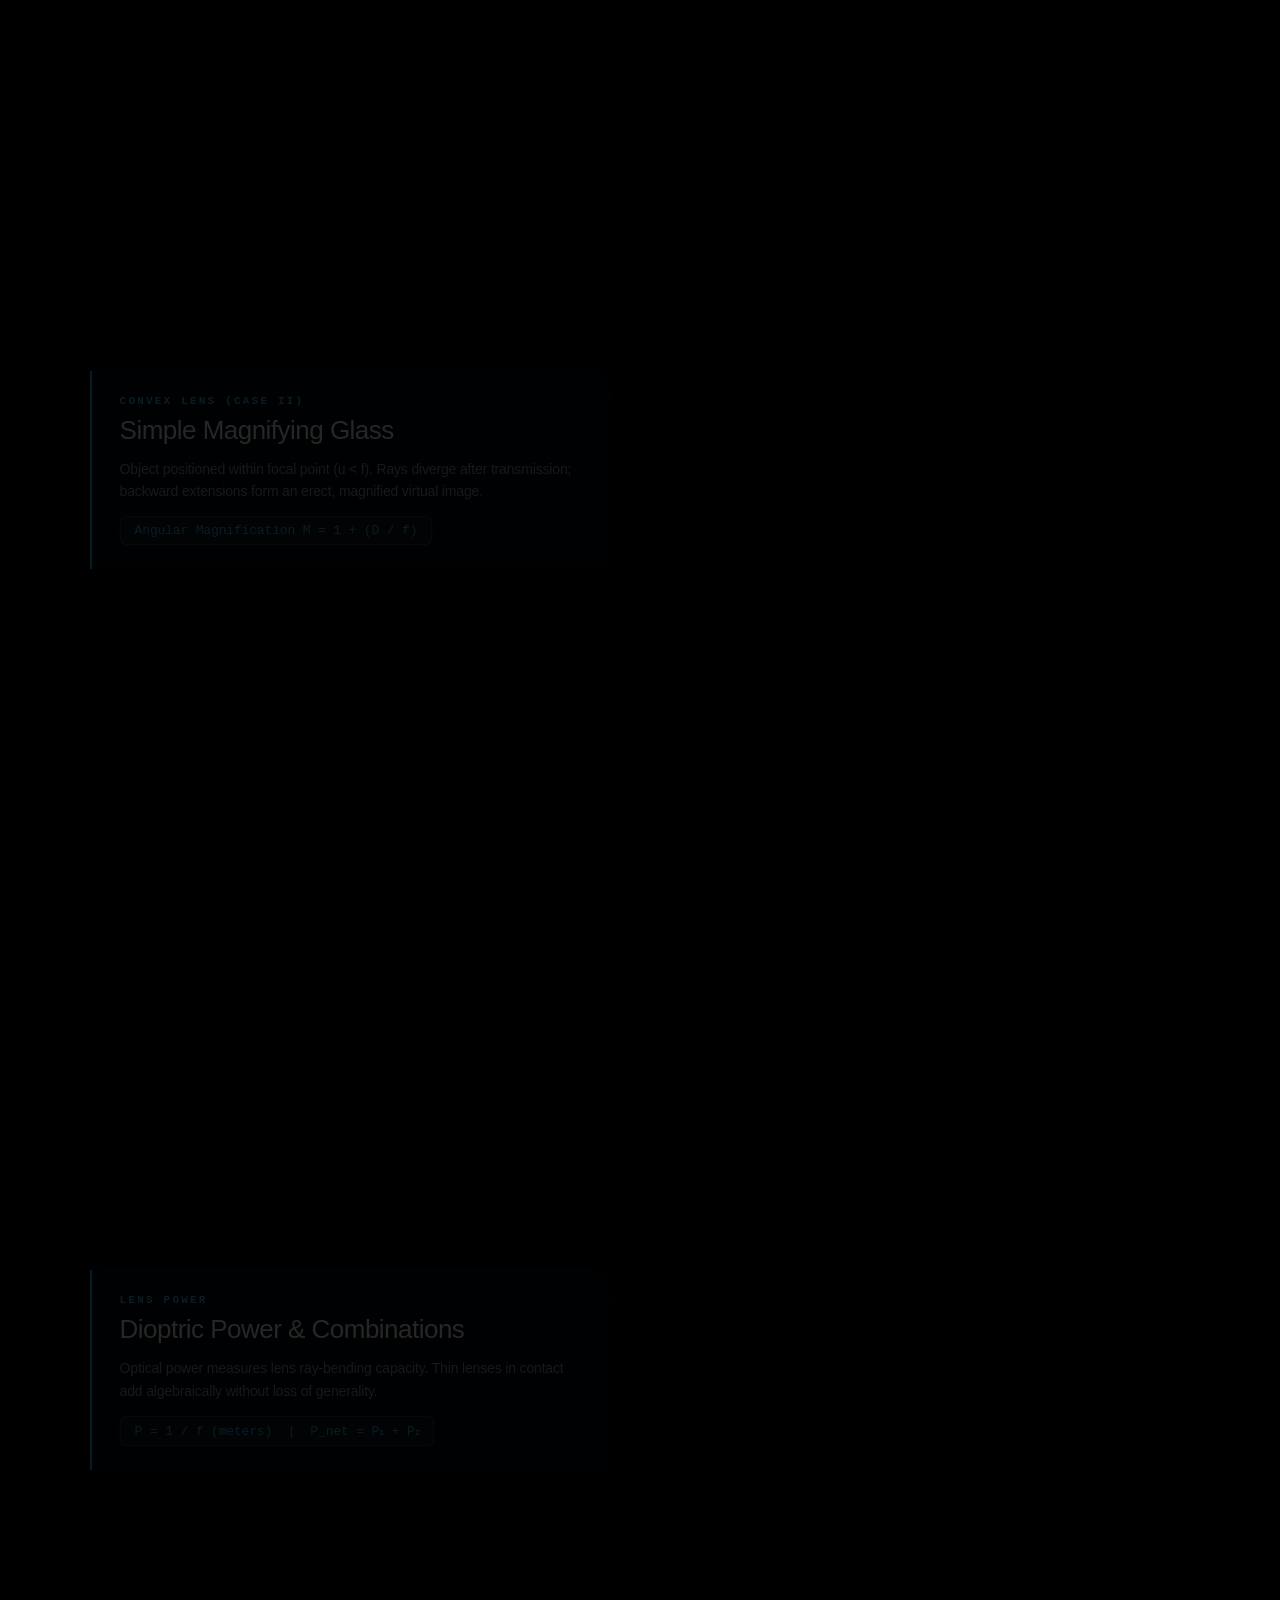
<file: optics.html>
<!DOCTYPE html>
<html lang="en">
<head>
  <meta charset="UTF-8" />
  <meta name="viewport" content="width=device-width, initial-scale=1.0" />
  <title>OPTICS // Scroll-Driven Physical Laboratory</title>
  <style>
    /* RESET & CORE TYPOGRAPHY */
    *, *::before, *::after {
      box-sizing: border-box;
      margin: 0;
      padding: 0;
      user-select: none;
    }

    html, body {
      background-color: #000000;
      color: #e2e8f0;
      font-family: -apple-system, BlinkMacSystemFont, "Segoe UI", Roboto, "Helvetica Neue", Arial, sans-serif;
      overflow-x: hidden;
      scroll-behavior: smooth;
      font-weight: 300;
      letter-spacing: -0.01em;
    }

    /* FULLSCREEN CINEMATIC CANVAS VIEWPORT */
    #stage-container {
      position: fixed;
      top: 0;
      left: 0;
      width: 100vw;
      height: 100vh;
      z-index: 1;
      pointer-events: none;
      overflow: hidden;
      background: radial-gradient(circle at 50% 50%, rgba(10, 15, 30, 0.4) 0%, #000000 80%);
    }

    canvas {
      display: block;
      width: 100%;
      height: 100%;
    }

    /* VIGNETTE OVERLAY */
    .vignette {
      position: fixed;
      top: 0;
      left: 0;
      width: 100vw;
      height: 100vh;
      z-index: 2;
      pointer-events: none;
      box-shadow: inset 0 0 120px rgba(0, 0, 0, 0.92);
    }

    /* HUD PROGRESS TRACKER */
    #hud {
      position: fixed;
      top: 32px;
      left: 36px;
      z-index: 10;
      font-family: ui-monospace, "SF Mono", "Cascadia Code", "Roboto Mono", monospace;
      font-size: 11px;
      letter-spacing: 0.15em;
      text-transform: uppercase;
      color: rgba(255, 255, 255, 0.45);
      display: flex;
      flex-direction: column;
      gap: 6px;
      pointer-events: none;
    }

    #hud-index {
      color: #38bdf8;
      font-weight: 600;
      text-shadow: 0 0 8px rgba(56, 189, 248, 0.6);
    }

    #progress-bar {
      position: fixed;
      top: 0;
      left: 0;
      height: 2px;
      background: linear-gradient(90deg, #38bdf8, #818cf8, #f43f5e);
      width: 0%;
      z-index: 20;
      box-shadow: 0 0 10px rgba(56, 189, 248, 0.8);
      transition: width 0.08s linear;
    }

    /* SCROLL STORYLINE CONTAINERS */
    #scrolly {
      position: relative;
      z-index: 5;
    }

    .step {
      min-height: 100vh;
      display: flex;
      align-items: center;
      padding-left: 7vw;
      padding-right: 50vw;
      opacity: 0.15;
      transform: translateY(20px);
      transition: opacity 0.5s ease, transform 0.5s ease;
      pointer-events: none;
    }

    .step.active {
      opacity: 1;
      transform: translateY(0);
    }

    .card {
      background: rgba(8, 11, 20, 0.72);
      border-left: 2px solid #38bdf8;
      backdrop-filter: blur(16px);
      -webkit-backdrop-filter: blur(16px);
      padding: 24px 28px;
      border-radius: 0 12px 12px 0;
      box-shadow: 0 20px 40px rgba(0, 0, 0, 0.7), 0 0 20px rgba(56, 189, 248, 0.1);
      max-width: 520px;
    }

    .card h3 {
      font-size: 11px;
      text-transform: uppercase;
      letter-spacing: 0.2em;
      color: #38bdf8;
      margin-bottom: 8px;
      font-family: ui-monospace, "SF Mono", monospace;
    }

    .card h1 {
      font-size: 26px;
      font-weight: 400;
      color: #ffffff;
      margin-bottom: 12px;
      letter-spacing: -0.02em;
    }

    .card p {
      font-size: 14px;
      line-height: 1.6;
      color: #94a3b8;
      margin-bottom: 14px;
    }

    .formula-tag {
      display: inline-block;
      font-family: ui-monospace, "SF Mono", "Courier New", monospace;
      font-size: 13px;
      color: #38bdf8;
      background: rgba(56, 189, 248, 0.08);
      border: 1px solid rgba(56, 189, 248, 0.3);
      padding: 6px 14px;
      border-radius: 6px;
      box-shadow: 0 0 12px rgba(56, 189, 248, 0.15);
    }

    .scroll-hint {
      position: fixed;
      bottom: 24px;
      left: 50%;
      transform: translateX(-50%);
      font-size: 11px;
      letter-spacing: 0.25em;
      text-transform: uppercase;
      color: rgba(255, 255, 255, 0.3);
      z-index: 10;
      animation: pulse 2s infinite ease-in-out;
      pointer-events: none;
    }

    @keyframes pulse {
      0%, 100% { opacity: 0.2; transform: translateX(-50%) translateY(0); }
      50% { opacity: 0.7; transform: translateX(-50%) translateY(-5px); }
    }
  </style>
</head>
<body>

  <div id="progress-bar"></div>
  <div class="vignette"></div>

  <div id="hud">
    <div id="hud-index">MODULE 01 // 20</div>
    <div id="hud-title">LIGHT RECTILINEAR PROPAGATION</div>
  </div>

  <div class="scroll-hint">SCROLL TO ADVANCE EXPERIMENT ↓</div>

  <div id="stage-container">
    <canvas id="optics-canvas"></canvas>
  </div>

  <!-- SCROLLING PHASES -->
  <main id="scrolly">
    <!-- 0 -->
    <section class="step active" data-index="0" data-name="LIGHT PROPAGATION">
      <div class="card">
        <h3>Optics Foundation</h3>
        <h1>Wave-Particle Propagation</h1>
        <p>Light propagates through homogeneous space along rectilinear wave fronts. Radiant energy transfers instantaneously as self-sustaining electromagnetic perturbations.</p>
        <div class="formula-tag">c = λ · ν = 2.9979 × 10⁸ m/s</div>
      </div>
    </section>

    <!-- 1 -->
    <section class="step" data-index="1" data-name="SPECULAR REFLECTION">
      <div class="card">
        <h3>Law of Reflection</h3>
        <h1>Fermat's Least Time Path</h1>
        <p>At an optical boundary, the angle of reflection equals the angle of incidence. The incident ray, reflected ray, and surface normal all reside in a single plane.</p>
        <div class="formula-tag">θᵢ = θᵣ &nbsp;|&nbsp; Coplanar Vectors</div>
      </div>
    </section>

    <!-- 2 -->
    <section class="step" data-index="2" data-name="PLANE MIRROR FORMATION">
      <div class="card">
        <h3>Virtual Projection</h3>
        <h1>Plane Mirror Image</h1>
        <p>Reflected rays diverge from the mirror plane. Their geometric backward extrapolations intersect to form an upright, lateral-inverted, virtual image.</p>
        <div class="formula-tag">dₒ = dᵢ &nbsp;|&nbsp; Magnification m = +1.0</div>
      </div>
    </section>

    <!-- 3 -->
    <section class="step" data-index="3" data-name="SPHERICAL MIRROR GEOMETRY">
      <div class="card">
        <h3>Curvature Optics</h3>
        <h1>Principal Axis, Pole, F &amp; C</h1>
        <p>Spherical mirrors curve with Center of Curvature (C) and Pole (P). Paraxial rays converge midway at the Principal Focus (F).</p>
        <div class="formula-tag">f = R / 2 &nbsp;|&nbsp; Paraxial Limit</div>
      </div>
    </section>

    <!-- 4 -->
    <section class="step" data-index="4" data-name="CONCAVE: BEYOND C">
      <div class="card">
        <h3>Concave Mirror (Case I)</h3>
        <h1>Object Placed Beyond C</h1>
        <p>Incident parallel rays reflect through focus F, while rays passing through C retrace their trajectory. Image is real, inverted, and diminished.</p>
        <div class="formula-tag">Real, Inverted, Diminished (Between F &amp; C)</div>
      </div>
    </section>

    <!-- 5 -->
    <section class="step" data-index="5" data-name="CONCAVE: AT C">
      <div class="card">
        <h3>Concave Mirror (Case II)</h3>
        <h1>Object Positioned Exactly at C</h1>
        <p>Rays converge directly below the center of curvature. Height of image precisely matches height of object.</p>
        <div class="formula-tag">v = -2f &nbsp;|&nbsp; m = -1.0 (Same Size)</div>
      </div>
    </section>

    <!-- 6 -->
    <section class="step" data-index="6" data-name="CONCAVE: BETWEEN F &amp; C">
      <div class="card">
        <h3>Concave Mirror (Case III)</h3>
        <h1>Object Between F and C</h1>
        <p>As object moves nearer to the focal threshold, reflected wavefronts project further back into space, magnifying the inverted image.</p>
        <div class="formula-tag">Image Beyond C &nbsp;|&nbsp; |m| &gt; 1.0 (Magnified)</div>
      </div>
    </section>

    <!-- 7 -->
    <section class="step" data-index="7" data-name="CONCAVE: INSIDE F (VIRTUAL)">
      <div class="card">
        <h3>Concave Mirror (Case IV)</h3>
        <h1>Object Between Focus &amp; Pole</h1>
        <p>Reflected rays diverge into space. The eye tracks them backward behind the mirror surface, yielding an upright, magnified virtual image.</p>
        <div class="formula-tag">Virtual, Erect, Magnified (Makeup / Shaving)</div>
      </div>
    </section>

    <!-- 8 -->
    <section class="step" data-index="8" data-name="CONVEX MIRROR DIVERGENCE">
      <div class="card">
        <h3>Convex Mirror</h3>
        <h1>Wide-Angle Virtual Divergence</h1>
        <p>Convex surfaces disperse incident rays away from the principal axis. Rays appear to emerge from a focal point situated behind the mirror.</p>
        <div class="formula-tag">Always Virtual, Erect, Diminished &nbsp;(Rear-View)</div>
      </div>
    </section>

    <!-- 9 -->
    <section class="step" data-index="9" data-name="MIRROR EQUATION">
      <div class="card">
        <h3>Analytical Optics</h3>
        <h1>Mirror Formula &amp; Sign Convention</h1>
        <p>Using Cartesian coordinates with Pole as origin, object distances u are negative, yielding rigorous reciprocal focal lengths.</p>
        <div class="formula-tag">1/f = 1/v + 1/u &nbsp;|&nbsp; m = -v / u = hᵢ / hₒ</div>
      </div>
    </section>

    <!-- 10 -->
    <section class="step" data-index="10" data-name="SNELL'S REFRACTION">
      <div class="card">
        <h3>Interfacial Bending</h3>
        <h1>Snell's Law &amp; Refractive Index</h1>
        <p>When light enters an optically denser medium, phase velocity decelerates, bending the wave-vector toward the normal line.</p>
        <div class="formula-tag">n₁ sin(θ₁) = n₂ sin(θ₂) &nbsp;|&nbsp; n = c / v</div>
      </div>
    </section>

    <!-- 11 -->
    <section class="step" data-index="11" data-name="PARALLEL SLAB DISPLACEMENT">
      <div class="card">
        <h3>Refraction Dynamics</h3>
        <h1>Refraction via Glass Slab</h1>
        <p>Emergent beam retains identical angular trajectory as incident ray. Interfacial bends produce a pure parallel lateral shift.</p>
        <div class="formula-tag">d = t · sin(θ₁ - θ₂) / cos(θ₂)</div>
      </div>
    </section>

    <!-- 12 -->
    <section class="step" data-index="12" data-name="TOTAL INTERNAL REFLECTION">
      <div class="card">
        <h3>Critical Angle Boundary</h3>
        <h1>Total Internal Reflection (TIR)</h1>
        <p>Past the critical angle θc, refraction into air becomes mathematically impossible; 100% of light energy reflects back internally.</p>
        <div class="formula-tag">sin(θ_crit) = n₂ / n₁ &nbsp;|&nbsp; Fiber Optics</div>
      </div>
    </section>

    <!-- 13 -->
    <section class="step" data-index="13" data-name="CONVEX LENS CONVERGENCE">
      <div class="card">
        <h3>Refractive Converger</h3>
        <h1>Convex Lens Geometry</h1>
        <p>Paraxial rays refract across two convex interfaces, converging with clean coherence at the secondary principal focal plane F₂.</p>
        <div class="formula-tag">Converging Diopter &nbsp;|&nbsp; Focal Length f &gt; 0</div>
      </div>
    </section>

    <!-- 14 -->
    <section class="step" data-index="14" data-name="CONCAVE LENS DIVERGENCE">
      <div class="card">
        <h3>Refractive Diverger</h3>
        <h1>Concave Lens Geometry</h1>
        <p>Thinner at center than edges, incident parallel wavefronts diverge away from axis, tracing virtual paths back to primary focus F₁.</p>
        <div class="formula-tag">Diverging Diopter &nbsp;|&nbsp; Focal Length f &lt; 0</div>
      </div>
    </section>

    <!-- 15 -->
    <section class="step" data-index="15" data-name="CONVEX LENS: REAL IMAGE">
      <div class="card">
        <h3>Convex Lens (Case I)</h3>
        <h1>Real &amp; Inverted Image Formation</h1>
        <p>Object positioned outside focal length. Rays pass through the optical center (O) undeflected and intersect refracted focal rays to form a real image.</p>
        <div class="formula-tag">1/f = 1/v - 1/u &nbsp;|&nbsp; m = +v / u</div>
      </div>
    </section>

    <!-- 16 -->
    <section class="step" data-index="16" data-name="CONVEX LENS: MAGNIFIER">
      <div class="card">
        <h3>Convex Lens (Case II)</h3>
        <h1>Simple Magnifying Glass</h1>
        <p>Object positioned within focal point (u &lt; f). Rays diverge after transmission; backward extensions form an erect, magnified virtual image.</p>
        <div class="formula-tag">Angular Magnification M = 1 + (D / f)</div>
      </div>
    </section>

    <!-- 17 -->
    <section class="step" data-index="17" data-name="OPTICAL POWER &amp; DIOPTER">
      <div class="card">
        <h3>Lens Power</h3>
        <h1>Dioptric Power &amp; Combinations</h1>
        <p>Optical power measures lens ray-bending capacity. Thin lenses in contact add algebraically without loss of generality.</p>
        <div class="formula-tag">P = 1 / f (meters) &nbsp;|&nbsp; P_net = P₁ + P₂</div>
      </div>
    </section>

    <!-- 18 -->
    <section class="step" data-index="18" data-name="HUMAN VISION &amp; CORRECTION">
      <div class="card">
        <h3>Biological Optics</h3>
        <h1>Myopia &amp; Concave Correction</h1>
        <p>An elongated eyeball focuses distant light in front of the retina. A diverging concave prescription shifts the focal point onto the retina.</p>
        <div class="formula-tag">Myopia Corrective Power P = -1 / FarPoint</div>
      </div>
    </section>

    <!-- 19 -->
    <section class="step" data-index="19" data-name="OPTICAL INSTRUMENT">
      <div class="card">
        <h3>Advanced Instrument</h3>
        <h1>Astronomical Refractor Telescope</h1>
        <p>Objective lens forms an inverted real image at its focal plane. Eyepiece acts as a magnifier, projecting the virtual image to infinity.</p>
        <div class="formula-tag">M = -fₒ / fₑ &nbsp;|&nbsp; Tube Length L = fₒ + fₑ</div>
      </div>
    </section>
  </main>

  <script>
    /* ENGINE INITIALIZATION */
    const canvas = document.getElementById("optics-canvas");
    const ctx = canvas.getContext("2d");
    const hudIndex = document.getElementById("hud-index");
    const hudTitle = document.getElementById("hud-title");
    const progressBar = document.getElementById("progress-bar");
    const stepElements = document.querySelectorAll(".step");

    let W = (canvas.width = window.innerWidth);
    let H = (canvas.height = window.innerHeight);

    window.addEventListener("resize", () => {
      W = canvas.width = window.innerWidth;
      H = canvas.height = window.innerHeight;
    });

    let scrollProgress = 0;
    let currentStep = 0;
    let animTime = 0;

    // Track scroll positions smoothly
    window.addEventListener("scroll", () => {
      const maxScroll = document.documentElement.scrollHeight - window.innerHeight;
      scrollProgress = Math.max(0, Math.min(1, window.scrollY / (maxScroll || 1)));

      const stepCount = stepElements.length;
      const exactIndex = scrollProgress * (stepCount - 1);
      currentStep = Math.min(stepCount - 1, Math.floor(exactIndex + 0.5));

      progressBar.style.width = (scrollProgress * 100).toFixed(1) + "%";

      stepElements.forEach((el, idx) => {
        if (idx === currentStep) {
          el.classList.add("active");
          const modNumber = (idx + 1).toString().padStart(2, "0");
          hudIndex.innerText = `MODULE ${modNumber} // 20`;
          hudTitle.innerText = el.getAttribute("data-name");
        } else {
          el.classList.remove("active");
        }
      });
    });

    /* VECTOR / DRAWING UTILITIES */
    function drawGlowLine(x1, y1, x2, y2, color, lineWidth = 2, blur = 10) {
      ctx.save();
      ctx.strokeStyle = color;
      ctx.lineWidth = lineWidth;
      ctx.shadowColor = color;
      ctx.shadowBlur = blur;
      ctx.beginPath();
      ctx.moveTo(x1, y1);
      ctx.lineTo(x2, y2);
      ctx.stroke();
      ctx.restore();
    }

    function drawDashedGlowLine(x1, y1, x2, y2, color, lineWidth = 1.5) {
      ctx.save();
      ctx.setLineDash([6, 6]);
      ctx.strokeStyle = color;
      ctx.lineWidth = lineWidth;
      ctx.shadowColor = color;
      ctx.shadowBlur = 6;
      ctx.beginPath();
      ctx.moveTo(x1, y1);
      ctx.lineTo(x2, y2);
      ctx.stroke();
      ctx.restore();
    }

    function drawGlowDot(x, y, radius, color, label = "") {
      ctx.save();
      ctx.fillStyle = color;
      ctx.shadowColor = color;
      ctx.shadowBlur = 12;
      ctx.beginPath();
      ctx.arc(x, y, radius, 0, Math.PI * 2);
      ctx.fill();

      if (label) {
        ctx.fillStyle = "rgba(255, 255, 255, 0.75)";
        ctx.font = "11px 'SF Mono', monospace";
        ctx.fillText(label, x + 8, y - 8);
      }
      ctx.restore();
    }

    function drawArrow(x, y, height, color, label = "") {
      ctx.save();
      ctx.strokeStyle = color;
      ctx.lineWidth = 3;
      ctx.shadowColor = color;
      ctx.shadowBlur = 10;
      ctx.beginPath();
      ctx.moveTo(x, y);
      ctx.lineTo(x, y - height);
      ctx.stroke();

      // Arrowhead
      const headSize = Math.sign(height) * 8;
      ctx.fillStyle = color;
      ctx.beginPath();
      ctx.moveTo(x, y - height);
      ctx.lineTo(x - 5, y - height + headSize);
      ctx.lineTo(x + 5, y - height + headSize);
      ctx.closePath();
      ctx.fill();

      if (label) {
        ctx.fillStyle = "#ffffff";
        ctx.font = "12px 'SF Mono', monospace";
        ctx.fillText(label, x - 15, y - height - 12);
      }
      ctx.restore();
    }

    /* SCENE RENDERING MODULES */
    const scenes = {
      // 0: LIGHT RECTILINEAR PROPAGATION
      0: (p, t) => {
        const originX = W * 0.45;
        const originY = H * 0.5;

        // Wavefronts
        for (let r = 20; r < 350; r += 35) {
          const waveR = (r + (t * 60) % 35);
          ctx.save();
          ctx.strokeStyle = `rgba(56, 189, 248, ${Math.max(0, 0.4 - waveR / 450)})`;
          ctx.lineWidth = 1.5;
          ctx.beginPath();
          ctx.arc(originX, originY, waveR, -Math.PI * 0.4, Math.PI * 0.4);
          ctx.stroke();
          ctx.restore();
        }

        // Concentric Rays
        for (let angle = -0.35; angle <= 0.35; angle += 0.12) {
          const rayLen = 420;
          const endX = originX + Math.cos(angle) * rayLen;
          const endY = originY + Math.sin(angle) * rayLen;
          drawGlowLine(originX, originY, endX, endY, "#38bdf8", 1.8, 8);
        }

        drawGlowDot(originX, originY, 8, "#38bdf8", "LIGHT EMITTER");
      },

      // 1: SPECULAR REFLECTION
      1: (p, t) => {
        const mirrorX = W * 0.65;
        const mirrorY = H * 0.52;
        const mirrorLen = 300;

        // Mirror surface
        drawGlowLine(mirrorX - mirrorLen / 2, mirrorY, mirrorX + mirrorLen / 2, mirrorY, "#cbd5e1", 4, 12);

        // Mirror hatching
        for (let x = mirrorX - mirrorLen / 2; x <= mirrorX + mirrorLen / 2; x += 15) {
          drawGlowLine(x, mirrorY, x - 10, mirrorY + 12, "rgba(203, 213, 225, 0.3)", 1, 0);
        }

        // Normal
        drawDashedGlowLine(mirrorX, mirrorY - 180, mirrorX, mirrorY + 20, "rgba(255,255,255,0.4)", 1.5);

        // Oscillating incident angle
        const theta = 0.55 + Math.sin(t * 1.5) * 0.2;
        const len = 220;

        const incX = mirrorX - Math.sin(theta) * len;
        const incY = mirrorY - Math.cos(theta) * len;
        const refX = mirrorX + Math.sin(theta) * len;
        const refY = mirrorY - Math.cos(theta) * len;

        drawGlowLine(incX, incY, mirrorX, mirrorY, "#f59e0b", 2.5, 12);
        drawGlowLine(mirrorX, mirrorY, refX, refY, "#38bdf8", 2.5, 12);

        drawGlowDot(mirrorX, mirrorY, 4, "#ffffff", "POINT OF INCIDENCE");

        ctx.fillStyle = "#f59e0b";
        ctx.font = "12px 'SF Mono', monospace";
        ctx.fillText(`θᵢ = ${(theta * 180 / Math.PI).toFixed(1)}°`, mirrorX - 60, mirrorY - 40);

        ctx.fillStyle = "#38bdf8";
        ctx.fillText(`θᵣ = ${(theta * 180 / Math.PI).toFixed(1)}°`, mirrorX + 25, mirrorY - 40);
      },

      // 2: PLANE MIRROR FORMATION
      2: (p, t) => {
        const mX = W * 0.62;
        const mY = H * 0.5;

        // Mirror vertical
        drawGlowLine(mX, mY - 180, mX, mY + 180, "#cbd5e1", 3, 10);

        const objDist = 170;
        const objHeight = 90;
        const oX = mX - objDist;
        const oY = mY;
        const iX = mX + objDist;
        const iY = mY;

        // Object and Image
        drawArrow(oX, oY, objHeight, "#10b981", "OBJECT");
        drawArrow(iX, iY, objHeight, "#818cf8", "VIRTUAL IMAGE");

        // Real Ray 1: Horizontal then reflected back
        drawGlowLine(oX, oY - objHeight, mX, oY - objHeight, "#38bdf8", 2, 8);
        drawGlowLine(mX, oY - objHeight, oX - 50, oY - objHeight, "#38bdf8", 2, 8);
        drawDashedGlowLine(mX, oY - objHeight, iX, iY - objHeight, "rgba(129, 140, 248, 0.6)", 1.5);

        // Real Ray 2: Oblique to mirror pole
        drawGlowLine(oX, oY - objHeight, mX, mY, "#f59e0b", 2, 8);
        drawGlowLine(mX, mY, oX - 80, mY + objHeight * (mY / (mX - oX)), "#f59e0b", 2, 8);
        drawDashedGlowLine(mX, mY, iX, iY - objHeight, "rgba(129, 140, 248, 0.6)", 1.5);

        // Distance indicators
        drawDashedGlowLine(oX, mY + 30, mX, mY + 30, "rgba(255,255,255,0.3)", 1);
        drawDashedGlowLine(mX, mY + 30, iX, mY + 30, "rgba(255,255,255,0.3)", 1);

        ctx.fillStyle = "#94a3b8";
        ctx.font = "11px 'SF Mono', monospace";
        ctx.fillText(`dₒ = ${objDist}px`, oX + 40, mY + 24);
        ctx.fillText(`dᵢ = ${objDist}px`, mX + 40, mY + 24);
      },

      // 3: SPHERICAL MIRROR GEOMETRY (P, F, C)
      3: (p, t) => {
        const pX = W * 0.78;
        const pY = H * 0.5;
        const R = 320;
        const f = R / 2;

        const cX = pX - R;
        const fX = pX - f;

        // Principal Axis
        drawGlowLine(W * 0.3, pY, pX + 50, pY, "rgba(255,255,255,0.3)", 1.5, 0);

        // Concave Mirror Arc
        ctx.save();
        ctx.strokeStyle = "#38bdf8";
        ctx.lineWidth = 4;
        ctx.shadowColor = "#38bdf8";
        ctx.shadowBlur = 14;
        ctx.beginPath();
        ctx.arc(cX, pY, R, -0.5, 0.5);
        ctx.stroke();
        ctx.restore();

        // Points
        drawGlowDot(pX, pY, 5, "#ffffff", "P (Pole)");
        drawGlowDot(fX, pY, 5, "#38bdf8", "F (Focus)");
        drawGlowDot(cX, pY, 5, "#f43f5e", "C (Center)");

        // Paraxial parallel rays converging to F
        [-80, -40, 40, 80].forEach((offset) => {
          const rayY = pY + offset;
          const arcDx = Math.sqrt(Math.max(0, R * R - offset * offset));
          const hitX = cX + arcDx;
          drawGlowLine(W * 0.35, rayY, hitX, rayY, "#38bdf8", 1.8, 6);
          drawGlowLine(hitX, rayY, fX, pY, "#38bdf8", 1.8, 6);
        });
      },

      // 4: CONCAVE MIRROR - OBJECT BEYOND C
      4: (p, t) => {
        renderConcaveCase(320, 420, 85, "Beyond C");
      },

      // 5: CONCAVE MIRROR - OBJECT AT C
      5: (p, t) => {
        renderConcaveCase(320, 320, 85, "At C");
      },

      // 6: CONCAVE MIRROR - OBJECT BETWEEN F AND C
      6: (p, t) => {
        renderConcaveCase(320, 225, 60, "Between F and C");
      },

      // 7: CONCAVE MIRROR - OBJECT INSIDE F (VIRTUAL)
      7: (p, t) => {
        const pX = W * 0.65;
        const pY = H * 0.5;
        const R = 300;
        const f = R / 2;
        const cX = pX - R;
        const fX = pX - f;

        drawGlowLine(W * 0.25, pY, W * 0.9, pY, "rgba(255,255,255,0.2)", 1.5, 0);

        // Concave arc
        ctx.save();
        ctx.strokeStyle = "#38bdf8";
        ctx.lineWidth = 4;
        ctx.shadowColor = "#38bdf8";
        ctx.shadowBlur = 12;
        ctx.beginPath();
        ctx.arc(cX, pY, R, -0.6, 0.6);
        ctx.stroke();
        ctx.restore();

        drawGlowDot(pX, pY, 4, "#ffffff", "P");
        drawGlowDot(fX, pY, 4, "#38bdf8", "F");
        drawGlowDot(cX, pY, 4, "#f43f5e", "C");

        // Object placed inside F
        const u = 80;
        const oX = pX - u;
        const oH = 50;
        drawArrow(oX, pY, oH, "#10b981", "OBJECT");

        // Image calculations (1/v = 1/(-f) - 1/(-u) = -1/150 + 1/80)
        // v is positive (behind mirror)
        const v = (u * f) / (u - f); // negative in formula, meaning behind mirror
        const iDist = Math.abs(v);
        const iX = pX + iDist;
        const iH = oH * (iDist / u);

        // Virtual magnified image
        drawArrow(iX, pY, iH, "#818cf8", "VIRTUAL IMAGE");

        // Ray 1: Parallel to axis, reflects back through F
        drawGlowLine(oX, pY - oH, pX, pY - oH, "#38bdf8", 2, 8);
        drawGlowLine(pX, pY - oH, fX - 120, pY + ((pY - oH - pY) / (pX - fX)) * (fX - 120 - fX), "#38bdf8", 2, 8);
        drawDashedGlowLine(pX, pY - oH, iX, pY - iH, "rgba(129, 140, 248, 0.7)", 2);

        // Ray 2: From top of object through pole
        drawGlowLine(oX, pY - oH, pX, pY, "#f59e0b", 2, 8);
        drawGlowLine(pX, pY, pX - 140, pY + oH * (140 / u), "#f59e0b", 2, 8);
        drawDashedGlowLine(pX, pY, iX, pY - iH, "rgba(129, 140, 248, 0.7)", 2);
      },

      // 8: CONVEX MIRROR DIVERGENCE
      8: (p, t) => {
        const pX = W * 0.58;
        const pY = H * 0.5;
        const R = 280;
        const f = R / 2;
        const cX = pX + R;
        const fX = pX + f;

        drawGlowLine(W * 0.25, pY, W * 0.85, pY, "rgba(255,255,255,0.25)", 1.5, 0);

        // Convex arc (bulges left)
        ctx.save();
        ctx.strokeStyle = "#38bdf8";
        ctx.lineWidth = 4;
        ctx.shadowColor = "#38bdf8";
        ctx.shadowBlur = 12;
        ctx.beginPath();
        ctx.arc(cX, pY, R, Math.PI - 0.55, Math.PI + 0.55);
        ctx.stroke();
        ctx.restore();

        drawGlowDot(pX, pY, 4, "#ffffff", "P");
        drawGlowDot(fX, pY, 4, "#38bdf8", "F");
        drawGlowDot(cX, pY, 4, "#f43f5e", "C");

        const u = 140;
        const oX = pX - u;
        const oH = 80;
        drawArrow(oX, pY, oH, "#10b981", "OBJECT");

        // 1/v = 1/f - 1/(-u) = 1/140 + 1/140 => v = 70px behind mirror
        const v = (u * f) / (u + f);
        const iX = pX + v;
        const iH = oH * (v / u);

        drawArrow(iX, pY, iH, "#818cf8", "VIRTUAL (Diminished)");

        // Parallel ray diverged
        drawGlowLine(oX, pY - oH, pX, pY - oH, "#38bdf8", 2, 8);
        drawGlowLine(pX, pY - oH, pX - 120, pY - oH - ((pY - oH - pY) / f) * 120, "#38bdf8", 2, 8);
        drawDashedGlowLine(pX, pY - oH, fX, pY, "rgba(129, 140, 248, 0.7)", 1.8);

        // Ray towards C
        drawGlowLine(oX, pY - oH, pX, pY - oH + ((pY - (pY - oH)) / (cX - oX)) * (pX - oX), "#f59e0b", 2, 8);
        drawDashedGlowLine(pX, pY - oH + ((pY - (pY - oH)) / (cX - oX)) * (pX - oX), cX, pY, "rgba(245, 158, 11, 0.6)", 1.5);
      },

      // 9: MIRROR FORMULA & DYNAMIC SOLVER
      9: (p, t) => {
        const oscU = 200 + Math.sin(t * 1.5) * 60;
        renderConcaveCase(260, oscU, 70, `Dynamic u = -${oscU.toFixed(0)}px`);
      },

      // 10: SNELL'S LAW & REFRACTION
      10: (p, t) => {
        const intY = H * 0.5;
        const intX = W * 0.62;

        // Interface
        drawGlowLine(W * 0.35, intY, W * 0.9, intY, "#38bdf8", 2.5, 8);

        // Media labels
        ctx.fillStyle = "rgba(255,255,255,0.4)";
        ctx.font = "12px 'SF Mono', monospace";
        ctx.fillText("MEDIUM 1 (AIR: n₁ = 1.00)", W * 0.36, intY - 20);
        ctx.fillText("MEDIUM 2 (GLASS: n₂ = 1.52)", W * 0.36, intY + 35);

        // Normal
        drawDashedGlowLine(intX, intY - 170, intX, intY + 170, "rgba(255,255,255,0.4)", 1.5);

        const theta1 = 0.7 + Math.sin(t * 1.2) * 0.25;
        const n1 = 1.0;
        const n2 = 1.52;
        const theta2 = Math.asin((n1 * Math.sin(theta1)) / n2);

        const len = 200;
        const ray1X = intX - Math.sin(theta1) * len;
        const ray1Y = intY - Math.cos(theta1) * len;
        const ray2X = intX + Math.sin(theta2) * len;
        const ray2Y = intY + Math.cos(theta2) * len;

        drawGlowLine(ray1X, ray1Y, intX, intY, "#f59e0b", 3, 10);
        drawGlowLine(intX, intY, ray2X, ray2Y, "#38bdf8", 3, 10);

        drawGlowDot(intX, intY, 5, "#ffffff");

        ctx.fillStyle = "#f59e0b";
        ctx.fillText(`θ₁ = ${(theta1 * 180 / Math.PI).toFixed(1)}°`, intX - 65, intY - 45);
        ctx.fillStyle = "#38bdf8";
        ctx.fillText(`θ₂ = ${(theta2 * 180 / Math.PI).toFixed(1)}° (Bent toward normal)`, intX + 15, intY + 55);
      },

      // 11: RECTANGULAR GLASS SLAB
      11: (p, t) => {
        const sX = W * 0.52;
        const sY = H * 0.38;
        const sW = 280;
        const sH = 140;

        // Slab body
        ctx.save();
        ctx.fillStyle = "rgba(56, 189, 248, 0.08)";
        ctx.strokeStyle = "#38bdf8";
        ctx.lineWidth = 2;
        ctx.shadowColor = "#38bdf8";
        ctx.shadowBlur = 10;
        ctx.fillRect(sX, sY, sW, sH);
        ctx.strokeRect(sX, sY, sW, sH);
        ctx.restore();

        const hit1X = sX + 70;
        const hit1Y = sY;
        const theta1 = 0.8;
        const nGlass = 1.5;
        const theta2 = Math.asin(Math.sin(theta1) / nGlass);

        const inLen = 140;
        const startX = hit1X - Math.tan(theta1) * inLen;
        const startY = hit1Y - inLen;

        const slabDx = sH * Math.tan(theta2);
        const hit2X = hit1X + slabDx;
        const hit2Y = sY + sH;

        const outLen = 140;
        const endX = hit2X + Math.tan(theta1) * outLen;
        const endY = hit2Y + outLen;

        // Incident Ray
        drawGlowLine(startX, startY, hit1X, hit1Y, "#f59e0b", 2.5, 8);
        // Refracted Ray through glass
        drawGlowLine(hit1X, hit1Y, hit2X, hit2Y, "#38bdf8", 2.5, 8);
        // Emergent Ray
        drawGlowLine(hit2X, hit2Y, endX, endY, "#f59e0b", 2.5, 8);

        // Undeviated original path projection
        const undevEndX = hit1X + Math.tan(theta1) * (sH + outLen);
        const undevEndY = hit1Y + sH + outLen;
        drawDashedGlowLine(hit1X, hit1Y, undevEndX, undevEndY, "rgba(255,255,255,0.3)", 1.5);

        // Lateral displacement indicator
        drawGlowLine(endX, endY, undevEndX, undevEndY, "#f43f5e", 2, 6);
        ctx.fillStyle = "#f43f5e";
        ctx.font = "11px 'SF Mono', monospace";
        ctx.fillText("Lateral Displacement (d)", endX - 140, endY + 2);
      },

      // 12: TOTAL INTERNAL REFLECTION & CRITICAL ANGLE
      12: (p, t) => {
        const intY = H * 0.52;
        const cX = W * 0.62;

        drawGlowLine(W * 0.35, intY, W * 0.9, intY, "#38bdf8", 2, 8);
        drawDashedGlowLine(cX, intY - 170, cX, intY + 170, "rgba(255,255,255,0.4)", 1.5);

        ctx.fillStyle = "rgba(255,255,255,0.4)";
        ctx.font = "12px 'SF Mono', monospace";
        ctx.fillText("RARE MEDIUM (AIR: n₂ = 1.0)", W * 0.36, intY - 20);
        ctx.fillText("DENSE MEDIUM (WATER/GLASS: n₁ = 1.5)", W * 0.36, intY + 35);

        // Cycle through: subcritical, critical, TIR
        const mode = (t * 0.5) % 3;
        let theta1;
        let note = "";

        if (mode < 1) {
          theta1 = 0.45;
          note = "Subcritical Refraction (θ < θc)";
        } else if (mode < 2) {
          theta1 = Math.asin(1.0 / 1.5); // ~41.8°
          note = "Critical Angle (θ = θc => θ₂ = 90°)";
        } else {
          theta1 = 0.95;
          note = "Total Internal Reflection (θ > θc)";
        }

        const len = 190;
        const inX = cX - Math.sin(theta1) * len;
        const inY = intY + Math.cos(theta1) * len;

        drawGlowLine(inX, inY, cX, intY, "#f59e0b", 2.5, 10);

        if (mode < 1) {
          const theta2 = Math.asin((1.5 * Math.sin(theta1)) / 1.0);
          const outX = cX + Math.sin(theta2) * len;
          const outY = intY - Math.cos(theta2) * len;
          drawGlowLine(cX, intY, outX, outY, "#38bdf8", 2.5, 10);
        } else if (mode < 2) {
          drawGlowLine(cX, intY, cX + len * 1.2, intY, "#38bdf8", 3, 14);
        } else {
          const outX = cX + Math.sin(theta1) * len;
          const outY = intY + Math.cos(theta1) * len;
          drawGlowLine(cX, intY, outX, outY, "#f43f5e", 3, 12);
        }

        ctx.fillStyle = "#ffffff";
        ctx.font = "13px 'SF Mono', monospace";
        ctx.fillText(note, cX - 100, intY + 185);
      },

      // 13: CONVEX LENS (CONVERGENCE)
      13: (p, t) => {
        const lX = W * 0.65;
        const lY = H * 0.5;
        const f = 150;

        drawGlowLine(W * 0.35, lY, W * 0.9, lY, "rgba(255,255,255,0.25)", 1.5, 0);

        // Lens Profile
        ctx.save();
        ctx.strokeStyle = "#38bdf8";
        ctx.fillStyle = "rgba(56, 189, 248, 0.12)";
        ctx.lineWidth = 2.5;
        ctx.shadowColor = "#38bdf8";
        ctx.shadowBlur = 12;
        ctx.beginPath();
        ctx.ellipse(lX, lY, 18, 170, 0, 0, Math.PI * 2);
        ctx.fill();
        ctx.stroke();
        ctx.restore();

        drawGlowDot(lX, lY, 4, "#ffffff", "O");
        drawGlowDot(lX + f, lY, 4, "#38bdf8", "F₂");
        drawGlowDot(lX - f, lY, 4, "#38bdf8", "F₁");

        // Converging Rays
        [-80, -40, 40, 80].forEach((offset) => {
          drawGlowLine(W * 0.36, lY + offset, lX, lY + offset, "#38bdf8", 2, 8);
          drawGlowLine(lX, lY + offset, lX + f * 1.5, lY - offset * 0.5, "#38bdf8", 2, 8);
        });
      },

      // 14: CONCAVE LENS (DIVERGENCE)
      14: (p, t) => {
        const lX = W * 0.65;
        const lY = H * 0.5;
        const f = 130;

        drawGlowLine(W * 0.35, lY, W * 0.9, lY, "rgba(255,255,255,0.25)", 1.5, 0);

        // Concave Profile
        ctx.save();
        ctx.strokeStyle = "#38bdf8";
        ctx.fillStyle = "rgba(56, 189, 248, 0.08)";
        ctx.lineWidth = 2;
        ctx.shadowColor = "#38bdf8";
        ctx.shadowBlur = 10;
        ctx.beginPath();
        ctx.moveTo(lX - 16, lY - 170);
        ctx.lineTo(lX + 16, lY - 170);
        ctx.quadraticCurveTo(lX + 3, lY, lX + 16, lY + 170);
        ctx.lineTo(lX - 16, lY + 170);
        ctx.quadraticCurveTo(lX - 3, lY, lX - 16, lY - 170);
        ctx.fill();
        ctx.stroke();
        ctx.restore();

        drawGlowDot(lX, lY, 4, "#ffffff", "O");
        drawGlowDot(lX - f, lY, 4, "#38bdf8", "F₁");

        [-70, -35, 35, 70].forEach((offset) => {
          drawGlowLine(W * 0.36, lY + offset, lX, lY + offset, "#38bdf8", 2, 6);
          // Diverges away from F₁
          const slope = offset / f;
          const outLen = 140;
          drawGlowLine(lX, lY + offset, lX + outLen, lY + offset + slope * outLen, "#38bdf8", 2, 6);
          drawDashedGlowLine(lX, lY + offset, lX - f, lY, "rgba(129, 140, 248, 0.6)", 1.5);
        });
      },

      // 15: CONVEX LENS IMAGE FORMATION (REAL & INVERTED)
      15: (p, t) => {
        renderConvexLensCase(130, 240, 70, "Real & Inverted");
      },

      // 16: CONVEX LENS AS MAGNIFIER (OBJECT INSIDE F)
      16: (p, t) => {
        const lX = W * 0.65;
        const lY = H * 0.5;
        const f = 160;
        const u = 95;
        const oH = 45;

        drawGlowLine(W * 0.3, lY, W * 0.9, lY, "rgba(255,255,255,0.25)", 1.5, 0);

        // Lens Profile
        ctx.save();
        ctx.strokeStyle = "#38bdf8";
        ctx.fillStyle = "rgba(56, 189, 248, 0.1)";
        ctx.lineWidth = 2.5;
        ctx.shadowBlur = 10;
        ctx.shadowColor = "#38bdf8";
        ctx.beginPath();
        ctx.ellipse(lX, lY, 15, 170, 0, 0, Math.PI * 2);
        ctx.fill();
        ctx.stroke();
        ctx.restore();

        drawGlowDot(lX, lY, 4, "#ffffff", "O");
        drawGlowDot(lX - f, lY, 4, "#38bdf8", "F₁");
        drawGlowDot(lX + f, lY, 4, "#38bdf8", "F₂");

        const oX = lX - u;
        drawArrow(oX, lY, oH, "#10b981", "OBJECT");

        // 1/v - 1/u = 1/f => 1/v = 1/160 - 1/95 => v is negative (virtual)
        const v = 1 / (1 / f - 1 / u);
        const iDist = Math.abs(v);
        const iX = lX - iDist;
        const iH = oH * (iDist / u);

        drawArrow(iX, lY, iH, "#818cf8", "VIRTUAL IMAGE (Magnified)");

        // Ray 1: Parallel then through F₂
        drawGlowLine(oX, lY - oH, lX, lY - oH, "#38bdf8", 2, 8);
        drawGlowLine(lX, lY - oH, lX + 160, lY - oH + ((oH + (lY - oH)) / f) * 160, "#38bdf8", 2, 8);
        drawDashedGlowLine(lX, lY - oH, iX, lY - iH, "rgba(129, 140, 248, 0.7)", 1.8);

        // Ray 2: Optical center O
        drawGlowLine(oX, lY - oH, lX + 160, lY + (oH / u) * 160, "#f59e0b", 2, 8);
        drawDashedGlowLine(oX, lY - oH, iX, lY - iH, "rgba(245, 158, 11, 0.7)", 1.8);
      },

      // 17: POWER OF LENS & COMBINATIONS
      17: (p, t) => {
        const l1X = W * 0.62;
        const l2X = l1X + 26;
        const lY = H * 0.5;

        drawGlowLine(W * 0.35, lY, W * 0.9, lY, "rgba(255,255,255,0.25)", 1.5, 0);

        // Combined Lenses in Contact
        ctx.save();
        ctx.strokeStyle = "#38bdf8";
        ctx.fillStyle = "rgba(56, 189, 248, 0.1)";
        ctx.lineWidth = 2;
        ctx.beginPath();
        ctx.ellipse(l1X, lY, 12, 160, 0, 0, Math.PI * 2);
        ctx.fill();
        ctx.stroke();

        ctx.strokeStyle = "#818cf8";
        ctx.fillStyle = "rgba(129, 140, 248, 0.1)";
        ctx.beginPath();
        ctx.ellipse(l2X, lY, 12, 160, 0, 0, Math.PI * 2);
        ctx.fill();
        ctx.stroke();
        ctx.restore();

        const combinedF = 110;
        drawGlowDot(l2X + combinedF, lY, 5, "#f43f5e", "F_net");

        [-70, -35, 35, 70].forEach((offset) => {
          drawGlowLine(W * 0.36, lY + offset, l1X, lY + offset, "#38bdf8", 2, 6);
          drawGlowLine(l2X, lY + offset, l2X + combinedF, lY, "#38bdf8", 2, 6);
        });

        ctx.fillStyle = "#ffffff";
        ctx.font = "12px 'SF Mono', monospace";
        ctx.fillText("P₁ = +2.5 D (Lens 1)", l1X - 60, lY - 180);
        ctx.fillText("P₂ = +1.5 D (Lens 2)", l2X + 20, lY - 180);
        ctx.fillStyle = "#38bdf8";
        ctx.fillText("P_net = P₁ + P₂ = +4.0 D", l1X - 20, lY + 195);
      },

      // 18: HUMAN EYE & MYOPIA CORRECTION
      18: (p, t) => {
        const eyeX = W * 0.68;
        const eyeY = H * 0.5;
        const eyeR = 120;

        // Eyeball Globe
        ctx.save();
        ctx.strokeStyle = "#475569";
        ctx.lineWidth = 2.5;
        ctx.shadowColor = "#38bdf8";
        ctx.shadowBlur = 4;
        ctx.beginPath();
        ctx.arc(eyeX, eyeY, eyeR, 0, Math.PI * 2);
        ctx.stroke();

        // Retina Back Wall Glow
        ctx.strokeStyle = "#f43f5e";
        ctx.lineWidth = 4;
        ctx.beginPath();
        ctx.arc(eyeX, eyeY, eyeR, -0.6, 0.6);
        ctx.stroke();
        ctx.restore();

        // Eye Lens
        const lensX = eyeX - eyeR + 25;
        ctx.save();
        ctx.strokeStyle = "#38bdf8";
        ctx.fillStyle = "rgba(56, 189, 248, 0.15)";
        ctx.lineWidth = 2;
        ctx.beginPath();
        ctx.ellipse(lensX, eyeY, 10, 50, 0, 0, Math.PI * 2);
        ctx.fill();
        ctx.stroke();
        ctx.restore();

        // Corrective Concave Spectacle Lens in front of eye
        const specX = lensX - 65;
        ctx.save();
        ctx.strokeStyle = "#818cf8";
        ctx.lineWidth = 2;
        ctx.beginPath();
        ctx.moveTo(specX - 6, eyeY - 45);
        ctx.lineTo(specX + 6, eyeY - 45);
        ctx.quadraticCurveTo(specX + 1, eyeY, specX + 6, eyeY + 45);
        ctx.lineTo(specX - 6, eyeY + 45);
        ctx.quadraticCurveTo(specX - 1, eyeY, specX - 6, eyeY - 45);
        ctx.stroke();
        ctx.restore();

        // Corrected Light Rays focusing sharply onto Retina (eyeX + eyeR)
        [-35, 35].forEach((offset) => {
          drawGlowLine(W * 0.35, eyeY + offset, specX, eyeY + offset, "#38bdf8", 1.8, 6);
          // slight diverge from spectacle
          const divY = eyeY + offset * 1.15;
          drawGlowLine(specX, eyeY + offset, lensX, divY, "#38bdf8", 1.8, 6);
          // eye lens focuses on retina
          drawGlowLine(lensX, divY, eyeX + eyeR, eyeY, "#10b981", 2, 8);
        });

        drawGlowDot(eyeX + eyeR, eyeY, 5, "#10b981", "Retina Focus");
        ctx.fillStyle = "#818cf8";
        ctx.font = "11px 'SF Mono', monospace";
        ctx.fillText("Concave Corrector", specX - 60, eyeY - 60);
      },

      // 19: ASTRONOMICAL TELESCOPE
      19: (p, t) => {
        const objX = W * 0.48;
        const eyeX = W * 0.82;
        const axisY = H * 0.5;

        // Principal Axis
        drawGlowLine(W * 0.3, axisY, W * 0.92, axisY, "rgba(255,255,255,0.2)", 1, 0);

        // Objective Lens (Large f_o)
        ctx.save();
        ctx.strokeStyle = "#38bdf8";
        ctx.fillStyle = "rgba(56, 189, 248, 0.1)";
        ctx.lineWidth = 3;
        ctx.shadowColor = "#38bdf8";
        ctx.shadowBlur = 10;
        ctx.beginPath();
        ctx.ellipse(objX, axisY, 16, 160, 0, 0, Math.PI * 2);
        ctx.fill();
        ctx.stroke();
        ctx.restore();

        // Eyepiece Lens (Small f_e)
        ctx.save();
        ctx.strokeStyle = "#818cf8";
        ctx.fillStyle = "rgba(129, 140, 248, 0.1)";
        ctx.lineWidth = 2.5;
        ctx.shadowColor = "#818cf8";
        ctx.shadowBlur = 10;
        ctx.beginPath();
        ctx.ellipse(eyeX, axisY, 10, 75, 0, 0, Math.PI * 2);
        ctx.fill();
        ctx.stroke();
        ctx.restore();

        // Intermediate Real Focal Plane
        const focalPlaneX = objX + 180;
        drawDashedGlowLine(focalPlaneX, axisY - 50, focalPlaneX, axisY + 50, "rgba(255,255,255,0.3)", 1);
        drawArrow(focalPlaneX, axisY, -35, "#f59e0b", "Intermediate Image");

        // Incoming parallel rays from distant star (tilted)
        const tilt = 28;
        drawGlowLine(W * 0.32, axisY - 80 - tilt, objX, axisY - 80, "#38bdf8", 2, 6);
        drawGlowLine(W * 0.32, axisY - tilt, objX, axisY, "#38bdf8", 2, 6);
        drawGlowLine(W * 0.32, axisY + 80 - tilt, objX, axisY + 80, "#38bdf8", 2, 6);

        // Objective convergence to focal plane
        drawGlowLine(objX, axisY - 80, focalPlaneX, axisY + 35, "#38bdf8", 2, 6);
        drawGlowLine(objX, axisY, focalPlaneX, axisY + 35, "#38bdf8", 2, 6);
        drawGlowLine(objX, axisY + 80, focalPlaneX, axisY + 35, "#38bdf8", 2, 6);

        // Eyepiece collimates to parallel infinity beam
        drawGlowLine(focalPlaneX, axisY + 35, eyeX, axisY + 25, "#818cf8", 2, 6);
        drawGlowLine(focalPlaneX, axisY + 35, eyeX, axisY - 25, "#818cf8", 2, 6);
        drawGlowLine(eyeX, axisY + 25, eyeX + 80, axisY + 55, "#818cf8", 2, 6);
        drawGlowLine(eyeX, axisY - 25, eyeX + 80, axisY + 5, "#818cf8", 2, 6);

        ctx.fillStyle = "#38bdf8";
        ctx.font = "11px 'SF Mono', monospace";
        ctx.fillText("Objective (fₒ)", objX - 45, axisY - 175);
        ctx.fillStyle = "#818cf8";
        ctx.fillText("Eyepiece (fₑ)", eyeX - 45, axisY - 90);
      }
    };

    /* REUSABLE OPTICAL TRACERS */
    function renderConcaveCase(R, u, oH, labelText) {
      const pX = W * 0.72;
      const pY = H * 0.5;
      const f = R / 2;
      const cX = pX - R;
      const fX = pX - f;

      // Axis
      drawGlowLine(W * 0.25, pY, pX + 40, pY, "rgba(255,255,255,0.25)", 1.5, 0);

      // Concave Mirror Arc
      ctx.save();
      ctx.strokeStyle = "#38bdf8";
      ctx.lineWidth = 4;
      ctx.shadowColor = "#38bdf8";
      ctx.shadowBlur = 12;
      ctx.beginPath();
      ctx.arc(cX, pY, R, -0.6, 0.6);
      ctx.stroke();
      ctx.restore();

      drawGlowDot(pX, pY, 4, "#ffffff", "P");
      drawGlowDot(fX, pY, 4, "#38bdf8", "F");
      drawGlowDot(cX, pY, 4, "#f43f5e", "C");

      const oX = pX - u;
      drawArrow(oX, pY, oH, "#10b981", "OBJECT");

      // Mirror Equation: 1/v = 1/f - 1/u with sign convention (concave f is negative)
      // 1/(-v) + 1/(-u) = 1/(-f) => 1/v = 1/f - 1/u
      const v = (u * f) / (u - f);
      const iX = pX - v;
      const iH = -oH * (v / u);

      drawArrow(iX, pY, iH, "#818cf8", "REAL IMAGE");

      // Ray 1: Parallel to axis -> reflects through F
      drawGlowLine(oX, pY - oH, pX, pY - oH, "#38bdf8", 2, 8);
      const slope1 = (pY - (pY - oH)) / (fX - pX);
      drawGlowLine(pX, pY - oH, iX - 50, (pY - oH) + slope1 * (iX - 50 - pX), "#38bdf8", 2, 8);

      // Ray 2: Passing through F -> reflects parallel
      const hit2X = pX;
      const hit2Y = pY - iH;
      drawGlowLine(oX, pY - oH, hit2X, hit2Y, "#f59e0b", 2, 8);
      drawGlowLine(hit2X, hit2Y, iX - 70, hit2Y, "#f59e0b", 2, 8);

      ctx.fillStyle = "#ffffff";
      ctx.font = "12px 'SF Mono', monospace";
      ctx.fillText(labelText, oX - 30, pY + 80);
    }

    function renderConvexLensCase(f, u, oH, labelText) {
      const lX = W * 0.62;
      const lY = H * 0.5;

      drawGlowLine(W * 0.3, lY, W * 0.9, lY, "rgba(255,255,255,0.25)", 1.5, 0);

      // Lens graphic
      ctx.save();
      ctx.strokeStyle = "#38bdf8";
      ctx.fillStyle = "rgba(56, 189, 248, 0.12)";
      ctx.lineWidth = 2.5;
      ctx.shadowColor = "#38bdf8";
      ctx.shadowBlur = 12;
      ctx.beginPath();
      ctx.ellipse(lX, lY, 16, 170, 0, 0, Math.PI * 2);
      ctx.fill();
      ctx.stroke();
      ctx.restore();

      drawGlowDot(lX, lY, 4, "#ffffff", "O");
      drawGlowDot(lX - f, lY, 4, "#38bdf8", "F₁");
      drawGlowDot(lX + f, lY, 4, "#38bdf8", "F₂");
      drawGlowDot(lX - 2 * f, lY, 4, "#f43f5e", "2F₁");
      drawGlowDot(lX + 2 * f, lY, 4, "#f43f5e", "2F₂");

      const oX = lX - u;
      drawArrow(oX, lY, oH, "#10b981", "OBJECT");

      // Lens equation: 1/v - 1/(-u) = 1/f => 1/v = 1/f - 1/u => v = (u*f)/(u-f)
      const v = (u * f) / (u - f);
      const iX = lX + v;
      const iH = -oH * (v / u);

      drawArrow(iX, lY, iH, "#818cf8", "REAL IMAGE");

      // Ray 1: Parallel to axis -> refracts through F₂
      drawGlowLine(oX, lY - oH, lX, lY - oH, "#38bdf8", 2, 8);
      drawGlowLine(lX, lY - oH, iX + 40, (lY - oH) + ((lY - (lY - oH)) / f) * (iX + 40 - lX), "#38bdf8", 2, 8);

      // Ray 2: Straight through optical center O
      const slope2 = oH / u;
      drawGlowLine(oX, lY - oH, iX + 40, lY + slope2 * (iX + 40 - lX), "#f59e0b", 2, 8);

      ctx.fillStyle = "#ffffff";
      ctx.font = "12px 'SF Mono', monospace";
      ctx.fillText(labelText, oX - 30, lY + 70);
    }

    /* MAIN RENDER LOOP */
    function render() {
      ctx.clearRect(0, 0, W, H);
      animTime += 0.02;

      if (scenes[currentStep]) {
        scenes[currentStep](scrollProgress, animTime);
      }

      requestAnimationFrame(render);
    }

    // Start engine
    requestAnimationFrame(render);
  </script>
</body>
</html>
</file>
<file: Physics/css/style.css>
/* ==========================================================================
   STYLE.CSS - Physics Mascot Playground
   THEME: STRICT LIGHT MODE ONLY
   Atmosphere: Clean, Modern, Playful, Educational Daytime Park
   ========================================================================== */

:root {
  --bg-sky-top: #bae6fd;
  --bg-sky-bottom: #f0f9ff;
  --hill-back: #86efac;
  --hill-front: #4ade80;
  --grass-ground: #22c55e;
  --path-surface: #f1f5f9;
  --path-border: #cbd5e1;

  --card-bg: #ffffff;
  --card-border: #e2e8f0;
  --card-shadow: 0 10px 25px -5px rgba(15, 23, 42, 0.08), 0 4px 10px -2px rgba(15, 23, 42, 0.03);

  --primary-accent: #0284c7;
  --primary-hover: #0369a1;
  --orange-accent: #f97316;
  --emerald-accent: #10b981;
  --rose-accent: #f43f5e;
  --amber-accent: #f59e0b;

  --text-main: #0f172a;
  --text-muted: #475569;
  --text-light: #64748b;

  --font-sans: -apple-system, BlinkMacSystemFont, "Segoe UI", Roboto, "Helvetica Neue", Arial, sans-serif;
  --font-mono: ui-monospace, SFMono-Regular, Menlo, Monaco, Consolas, monospace;

  --radius-sm: 8px;
  --radius-md: 14px;
  --radius-lg: 20px;
  --radius-full: 9999px;
}

*, *::before, *::after {
  box-sizing: border-box;
  margin: 0;
  padding: 0;
  user-select: none;
}

html, body {
  width: 100%;
  height: 100%;
  overflow-x: hidden;
  font-family: var(--font-sans);
  background: var(--bg-sky-bottom);
  color: var(--text-main);
  line-height: 1.5;
}

/* App Container */
.app-container {
  display: flex;
  flex-direction: column;
  min-height: 100vh;
}

/* ==========================================================================
   TOP HEADER & HUD
   ========================================================================== */

.playground-header {
  padding: 16px 28px;
  background: rgba(255, 255, 255, 0.92);
  backdrop-filter: blur(10px);
  border-bottom: 1px solid var(--card-border);
  display: flex;
  align-items: center;
  justify-content: space-between;
  box-shadow: 0 2px 10px rgba(0, 0, 0, 0.03);
  z-index: 50;
}

.brand-section {
  display: flex;
  align-items: center;
  gap: 12px;
}

.brand-icon {
  width: 36px;
  height: 36px;
  background: linear-gradient(135deg, #ff9e3b, #f57c00);
  border-radius: var(--radius-sm);
  display: flex;
  align-items: center;
  justify-content: center;
  font-size: 1.25rem;
  box-shadow: 0 2px 8px rgba(245, 124, 0, 0.3);
}

.brand-title {
  font-size: 1.15rem;
  font-weight: 800;
  color: var(--text-main);
  letter-spacing: -0.01em;
}

.brand-subtitle {
  font-size: 0.78rem;
  color: var(--text-light);
  font-weight: 500;
}

/* HUD Live Status */
.hud-status {
  display: flex;
  align-items: center;
  gap: 14px;
}

.hud-item {
  display: flex;
  flex-direction: column;
  align-items: flex-end;
}

.hud-label {
  font-size: 0.65rem;
  font-weight: 700;
  color: var(--text-light);
  text-transform: uppercase;
  letter-spacing: 0.05em;
}

.action-pill {
  display: inline-block;
  font-size: 0.78rem;
  font-weight: 800;
  padding: 3px 10px;
  border-radius: var(--radius-full);
  background: #e2e8f0;
  color: var(--text-main);
  letter-spacing: 0.03em;
  transition: all 0.2s ease;
}

.action-pill.state-walk { background: #e0f2fe; color: #0284c7; }
.action-pill.state-fastwalk { background: #fef3c7; color: #b45309; }
.action-pill.state-run { background: #ffedd5; color: #c2410c; }
.action-pill.state-jump { background: #dcfce7; color: #15803d; }
.action-pill.state-bicycle { background: #ede9fe; color: #6d28d9; }
.action-pill.state-riding { background: #ffe4e6; color: #be123c; }

.hud-val {
  font-size: 0.95rem;
  font-weight: 700;
  font-family: var(--font-mono);
  color: var(--text-main);
}

/* ==========================================================================
   SUNNY OUTDOOR SCENE STAGE
   ========================================================================== */

.scene-viewport {
  flex: 1;
  position: relative;
  min-height: 520px;
  background: linear-gradient(180deg, var(--bg-sky-top) 0%, var(--bg-sky-bottom) 65%);
  overflow: hidden;
  box-shadow: inset 0 -4px 12px rgba(0, 0, 0, 0.04);
}

/* Decorative Sun */
.scene-sun {
  position: absolute;
  top: 36px;
  right: 120px;
  width: 72px;
  height: 72px;
  background: radial-gradient(circle, #fef08a 0%, #facc15 80%);
  border-radius: 50%;
  box-shadow: 0 0 45px rgba(250, 204, 21, 0.6);
  opacity: 0.85;
}

/* Clouds Layer */
.clouds-layer {
  position: absolute;
  top: 20px;
  left: 0;
  right: 0;
  height: 120px;
  pointer-events: none;
}

.cloud {
  position: absolute;
  background: #ffffff;
  border-radius: var(--radius-full);
  opacity: 0.9;
  filter: drop-shadow(0 4px 8px rgba(0, 0, 0, 0.04));
  animation: driftCloud linear infinite;
}

.cloud::before, .cloud::after {
  content: '';
  position: absolute;
  background: #ffffff;
  border-radius: 50%;
}

.cloud-1 {
  top: 25px;
  left: 8%;
  width: 110px;
  height: 34px;
  animation-duration: 90s;
}
.cloud-1::before { width: 44px; height: 44px; top: -18px; left: 18px; }
.cloud-1::after { width: 32px; height: 32px; top: -12px; left: 52px; }

.cloud-2 {
  top: 60px;
  left: 60%;
  width: 140px;
  height: 40px;
  animation-duration: 120s;
}
.cloud-2::before { width: 54px; height: 54px; top: -24px; left: 24px; }
.cloud-2::after { width: 40px; height: 40px; top: -16px; left: 70px; }

@keyframes driftCloud {
  0% { transform: translateX(0); }
  50% { transform: translateX(35px); }
  100% { transform: translateX(0); }
}

/* Distant Rolling Hills */
.hills-backdrop {
  position: absolute;
  bottom: 80px;
  left: 0;
  right: 0;
  height: 160px;
  pointer-events: none;
}

.hills-svg {
  width: 100%;
  height: 100%;
  preserve-aspect-ratio: none;
}

/* Foreground Trees & Park Decor */
.park-decorations {
  position: absolute;
  bottom: 84px;
  left: 0;
  right: 0;
  height: 90px;
  pointer-events: none;
  display: flex;
  justify-content: space-around;
  padding: 0 40px;
}

.park-tree {
  position: relative;
  width: 48px;
  height: 85px;
}

.tree-foliage {
  width: 48px;
  height: 58px;
  background: linear-gradient(135deg, #22c55e, #16a34a);
  border-radius: 50% 50% 45% 45%;
  box-shadow: 0 4px 10px rgba(0, 0, 0, 0.08);
}

.tree-trunk {
  width: 10px;
  height: 28px;
  background: #78350f;
  margin: 0 auto;
  border-radius: 2px;
}

/* Ground & Walking Path */
.ground-track {
  position: absolute;
  bottom: 0;
  left: 0;
  right: 0;
  height: 90px;
}

.grass-strip {
  height: 14px;
  background: linear-gradient(180deg, #4ade80 0%, #22c55e 100%);
  border-top: 2px solid #86efac;
}

.paved-path {
  height: 76px;
  background: linear-gradient(180deg, #f1f5f9 0%, #e2e8f0 100%);
  border-top: 2px solid #cbd5e1;
  position: relative;
  background-image: 
    repeating-linear-gradient(90deg, transparent, transparent 78px, rgba(148, 163, 184, 0.3) 78px, rgba(148, 163, 184, 0.3) 80px);
}

/* Characters and Particles Layer */
.character-stage-layer {
  position: absolute;
  bottom: 74px; /* aligned to ground line */
  left: 0;
  right: 0;
  height: 140px;
  pointer-events: none;
}

.dust-particles-layer {
  position: absolute;
  bottom: 74px;
  left: 0;
  right: 0;
  height: 60px;
  pointer-events: none;
}

/* ==========================================================================
   FLOATING ACTION CONTROLS PANEL
   ========================================================================== */

.controls-dock {
  background: rgba(255, 255, 255, 0.95);
  backdrop-filter: blur(14px);
  border-top: 1px solid var(--card-border);
  padding: 18px 24px;
  box-shadow: 0 -4px 20px rgba(0, 0, 0, 0.04);
  z-index: 50;
}

.controls-wrapper {
  max-width: 1040px;
  margin: 0 auto;
  display: flex;
  flex-direction: column;
  gap: 12px;
}

.controls-bar {
  display: flex;
  align-items: center;
  justify-content: center;
  gap: 10px;
  flex-wrap: wrap;
}

.btn-action {
  display: inline-flex;
  align-items: center;
  gap: 8px;
  padding: 12px 20px;
  background: #ffffff;
  color: var(--text-main);
  border: 1.5px solid var(--card-border);
  border-radius: var(--radius-md);
  font-size: 0.95rem;
  font-weight: 700;
  cursor: pointer;
  box-shadow: 0 2px 6px rgba(0, 0, 0, 0.04);
  transition: all 0.2s cubic-bezier(0.34, 1.56, 0.64, 1);
  min-height: 48px;
}

.btn-action:hover {
  transform: translateY(-2px);
  border-color: var(--primary-accent);
  color: var(--primary-accent);
  box-shadow: 0 6px 14px rgba(2, 132, 199, 0.15);
}

.btn-action.active {
  background: var(--primary-accent);
  color: #ffffff;
  border-color: var(--primary-accent);
  box-shadow: 0 4px 14px rgba(2, 132, 199, 0.35);
}

.btn-action.active .btn-icon {
  filter: brightness(1.2);
}

.btn-action.btn-secondary {
  background: #f8fafc;
  border-color: #cbd5e1;
  color: var(--text-muted);
}

.btn-action.btn-secondary:hover {
  background: #f1f5f9;
  color: var(--text-main);
}

.btn-icon {
  font-size: 1.15rem;
}

.controls-hint {
  text-align: center;
  font-size: 0.78rem;
  color: var(--text-light);
  font-weight: 500;
}

.kbd-shortcut {
  background: #f1f5f9;
  border: 1px solid #cbd5e1;
  border-radius: 4px;
  padding: 1px 5px;
  font-family: var(--font-mono);
  font-size: 0.72rem;
  color: var(--text-main);
}

/* ==========================================================================
   RESPONSIVE DESIGN (TABLET & MOBILE)
   ========================================================================== */

@media (max-width: 768px) {
  .playground-header {
    padding: 12px 16px;
  }

  .brand-title {
    font-size: 1rem;
  }

  .hud-status {
    gap: 8px;
  }

  .hud-item {
    font-size: 0.85rem;
  }

  .btn-action {
    padding: 10px 14px;
    font-size: 0.88rem;
    min-height: 44px;
  }

  .scene-viewport {
    min-height: 420px;
  }
}

@media (max-width: 480px) {
  .brand-subtitle {
    display: none;
  }

  .controls-bar {
    gap: 6px;
  }

  .btn-action {
    padding: 8px 12px;
    font-size: 0.82rem;
  }

  .controls-hint {
    font-size: 0.72rem;
  }
}
</file>
<file: Physics/css/character.css>
/* ==========================================================================
   CHARACTER.CSS - "Kip the Explorer Mascot" Puppet & Vehicle Styles
   ========================================================================== */

.kip-character-wrapper {
  position: absolute;
  bottom: 0;
  left: 0;
  width: 130px;
  height: 140px;
  transform-origin: 64px bottom;
  pointer-events: none;
  user-select: none;
}

.kip-svg {
  position: absolute;
  top: 0;
  left: 0;
  width: 100%;
  height: 100%;
  overflow: visible;
  filter: drop-shadow(0 4px 10px rgba(0, 0, 0, 0.12));
}

/* Vehicle Layer Container */
.vehicle-svg {
  position: absolute;
  top: 20px;
  left: -5px;
  width: 140px;
  height: 120px;
  overflow: visible;
  filter: drop-shadow(0 4px 8px rgba(0, 0, 0, 0.14));
}

/* Dynamic Ground Contact Shadow */
.kip-shadow {
  position: absolute;
  bottom: 8px;
  left: 64px;
  transform: translateX(-50%);
  width: 74px;
  height: 14px;
  background: radial-gradient(ellipse at center, rgba(15, 23, 42, 0.35) 0%, transparent 75%);
  border-radius: 50%;
  pointer-events: none;
  transition: transform 0.08s ease-out, opacity 0.08s ease-out;
}

/* Articulated Components Transform Origins */
.part-torso {
  transform-origin: 60px 88px;
  transition: transform 0.08s ease-out;
}

.part-head {
  transform-origin: 64px 54px;
  transition: transform 0.08s ease-out;
}

.part-arm-front {
  transform-origin: 68px 76px;
  transition: transform 0.08s ease-out;
}

.part-arm-back {
  transform-origin: 48px 74px;
  transition: transform 0.08s ease-out;
}

.part-leg-front {
  transform-origin: 68px 90px;
  transition: transform 0.08s ease-out;
}

.part-leg-back {
  transform-origin: 48px 90px;
  transition: transform 0.08s ease-out;
}

.part-tail {
  transform-origin: 46px 92px;
  transition: transform 0.08s ease-out;
}

.part-ear {
  transition: transform 0.1s ease-out;
}

#kipEyes {
  transition: transform 0.05s ease-out;
}

#kipScarfTail {
  transform-origin: 48px 72px;
  transition: transform 0.08s ease-out;
}

/* ==========================================================================
   RUNNING & SKIDDING DUST PUFF PARTICLES
   ========================================================================== */

.dust-puff {
  position: absolute;
  width: 14px;
  height: 14px;
  background: #cbd5e1;
  border-radius: 50%;
  opacity: 0.8;
  pointer-events: none;
  animation: dustPop 0.55s ease-out forwards;
}

@keyframes dustPop {
  0% {
    transform: scale(0.4) translate(0, 0);
    opacity: 0.8;
  }
  50% {
    opacity: 0.5;
  }
  100% {
    transform: scale(2.2) translate(-14px, -12px);
    opacity: 0;
  }
}
</file>
